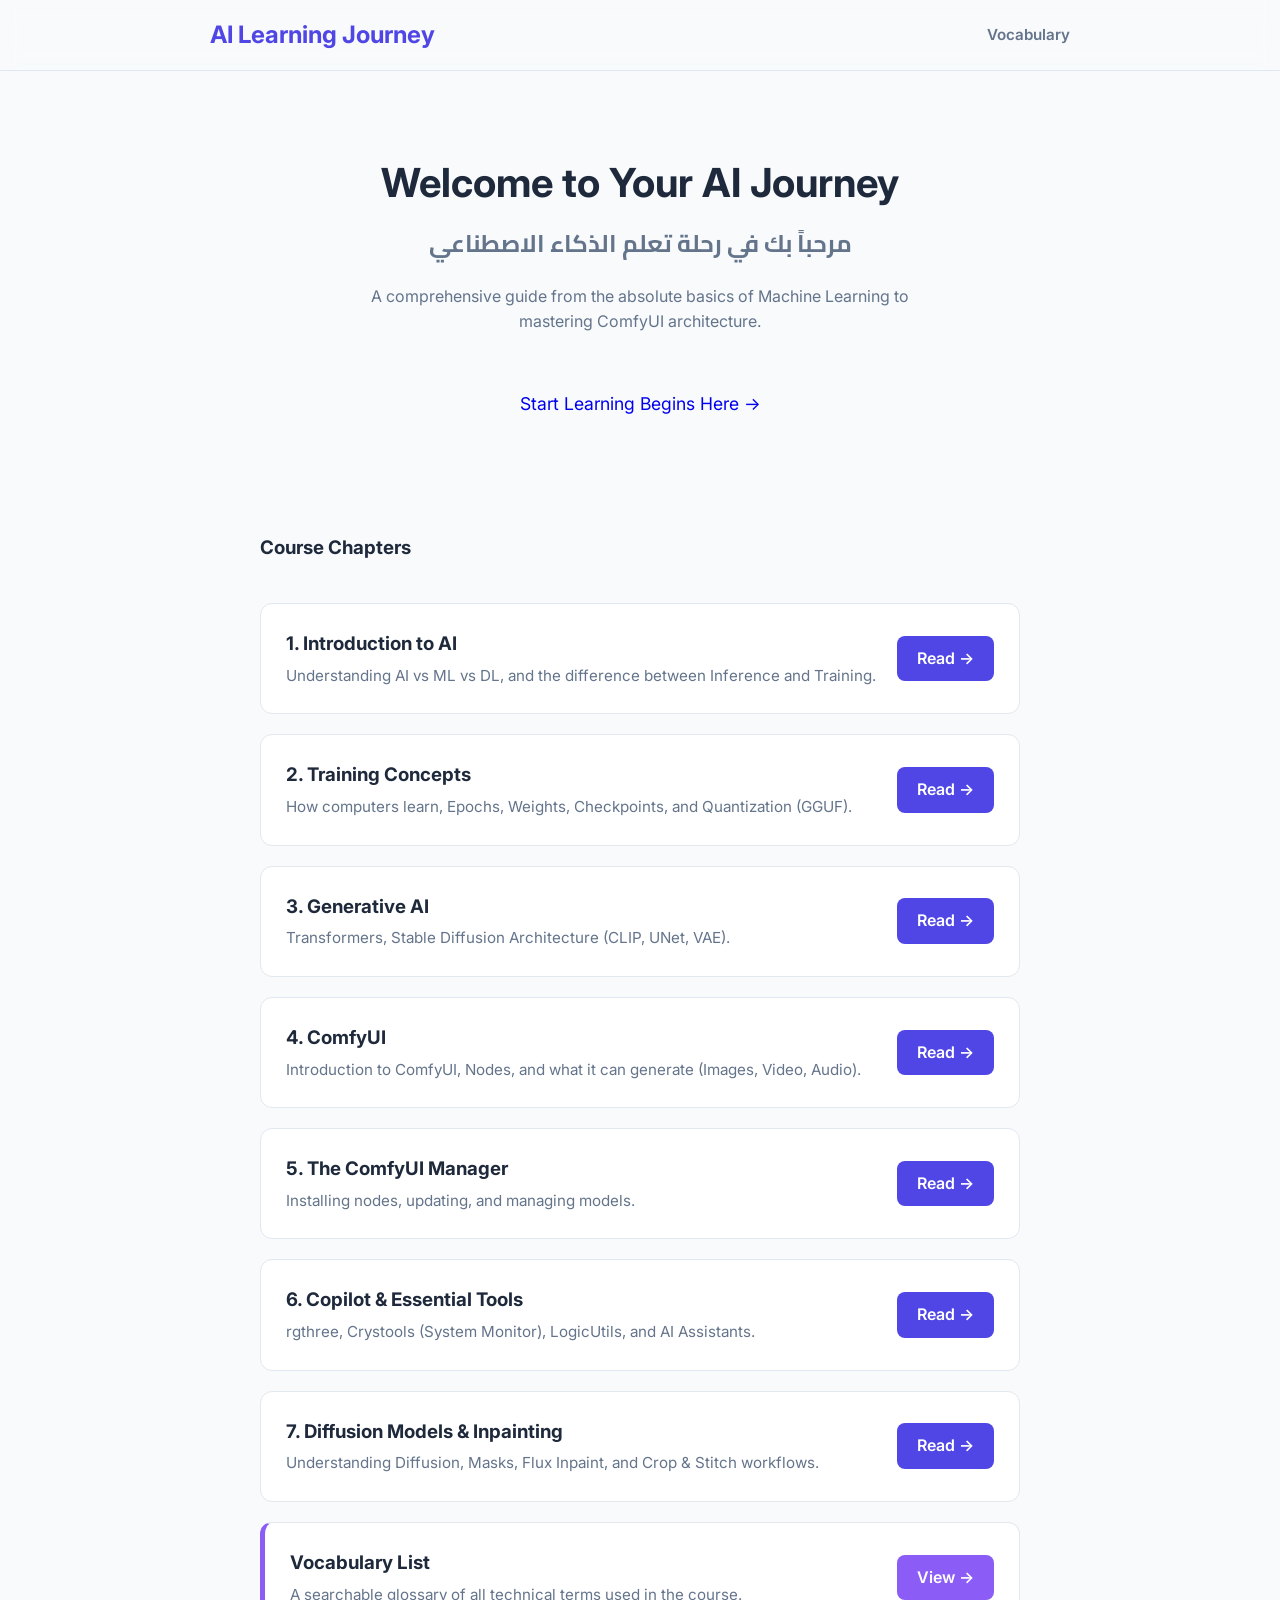
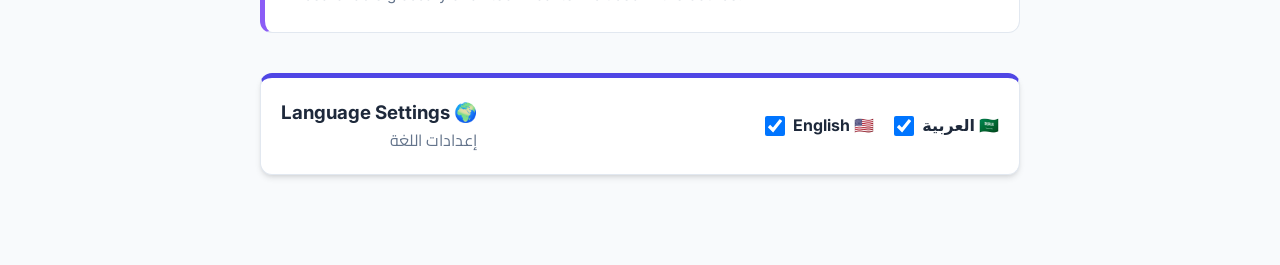
<file: index.html>
<!DOCTYPE html>
<html lang="en">

<head>
    <meta charset="UTF-8">
    <meta name="viewport" content="width=device-width, initial-scale=1.0">
    <title>AI Learning Journey - Home</title>
    <link rel="preconnect" href="https://fonts.googleapis.com">
    <link rel="preconnect" href="https://fonts.gstatic.com" crossorigin>
    <link
        href="https://fonts.googleapis.com/css2?family=Cairo:wght@400;600;700&family=Inter:wght@400;600;700&display=swap"
        rel="stylesheet">
    <link rel="stylesheet" href="styles.css">
    <style>
        .chapter-list {
            list-style: none;
            padding: 0;
            margin-top: 40px;
        }

        .chapter-item {
            background-color: white;
            border: 1px solid var(--border-color);
            border-radius: 12px;
            margin-bottom: 20px;
            padding: 25px;
            transition: transform 0.2s, box-shadow 0.2s;
            display: flex;
            align-items: center;
            justify-content: space-between;
        }

        .chapter-item:hover {
            transform: translateY(-3px);
            box-shadow: 0 10px 20px rgba(0, 0, 0, 0.05);
            border-color: var(--primary-color);
        }

        .chapter-info h3 {
            margin: 0 0 5px 0;
            color: var(--text-color);
        }

        .chapter-info p {
            margin: 0;
            color: var(--text-muted);
            font-size: 0.95em;
        }

        .start-btn {
            display: inline-block;
            background-color: var(--primary-color);
            color: white;
            padding: 10px 20px;
            border-radius: 8px;
            text-decoration: none;
            font-weight: 600;
        }
    </style>
</head>

<body>

    <nav class="navbar">
        <div class="nav-container">
            <a href="index.html" class="nav-logo">AI Learning Journey</a>
            <div class="nav-links">
                <a href="vocabulary.html">Vocabulary</a>
            </div>
        </div>
    </nav>

    <div class="container">

        <div style="text-align: center; margin-bottom: 60px; padding: 40px 0;">
            <h1 style="font-size: 2.5rem; margin-bottom: 10px;">Welcome to Your AI Journey</h1>
            <h2 class="arabic-text" style="color: var(--text-muted); border: none; margin-top: 0; font-size: 1.5rem;">
                مرحباً بك في رحلة تعلم الذكاء الاصطناعي</h2>
            <p style="color: var(--text-muted); max-width: 600px; margin: 20px auto;">
                A comprehensive guide from the absolute basics of Machine Learning to mastering ComfyUI architecture.
            </p>
            <a href="01_Introduction.html" class="btn-primary"
                style="padding: 15px 40px; font-size: 1.1em; display: inline-block; margin-top: 20px; text-decoration: none; border-radius: 30px;">Start
                Learning Begins Here →</a>
        </div>

        <h3>Course Chapters</h3>
        <ul class="chapter-list">
            <li class="chapter-item">
                <div class="chapter-info">
                    <h3>1. Introduction to AI</h3>
                    <p>Understanding AI vs ML vs DL, and the difference between Inference and Training.</p>
                </div>
                <a href="01_Introduction.html" class="start-btn">Read →</a>
            </li>
            <li class="chapter-item">
                <div class="chapter-info">
                    <h3>2. Training Concepts</h3>
                    <p>How computers learn, Epochs, Weights, Checkpoints, and Quantization (GGUF).</p>
                </div>
                <a href="02_Training_Concepts.html" class="start-btn">Read →</a>
            </li>
            <li class="chapter-item">
                <div class="chapter-info">
                    <h3>3. Generative AI</h3>
                    <p>Transformers, Stable Diffusion Architecture (CLIP, UNet, VAE).</p>
                </div>
                <a href="03_Generative_AI.html" class="start-btn">Read →</a>
            </li>
            <li class="chapter-item">
                <div class="chapter-info">
                    <h3>4. ComfyUI</h3>
                    <p>Introduction to ComfyUI, Nodes, and what it can generate (Images, Video, Audio).</p>
                </div>
                <a href="04_ComfyUI.html" class="start-btn">Read →</a>
            </li>
            <li class="chapter-item">
                <div class="chapter-info">
                    <h3>5. The ComfyUI Manager</h3>
                    <p>Installing nodes, updating, and managing models.</p>
                </div>
                <a href="05_ComfyUI_Manager.html" class="start-btn">Read →</a>
            </li>
            <li class="chapter-item">
                <div class="chapter-info">
                    <h3>6. Copilot & Essential Tools</h3>
                    <p>rgthree, Crystools (System Monitor), LogicUtils, and AI Assistants.</p>
                </div>
                <a href="06_Copilot_and_Tools.html" class="start-btn">Read →</a>
            </li>
            <li class="chapter-item">
                <div class="chapter-info">
                    <h3>7. Diffusion Models & Inpainting</h3>
                    <p>Understanding Diffusion, Masks, Flux Inpaint, and Crop & Stitch workflows.</p>
                </div>
                <a href="07_Diffusion_Models.html" class="start-btn">Read →</a>
            </li>
            <li class="chapter-item" style="border-left: 5px solid var(--secondary-color);">
                <div class="chapter-info">
                    <h3>Vocabulary List</h3>
                    <p>A searchable glossary of all technical terms used in the course.</p>
                </div>
                <a href="vocabulary.html" class="start-btn" style="background-color: var(--secondary-color);">View →</a>
            </li>
        </ul>

        <!-- Language Settings (New Feature) -->
        <div class="card" style="margin-top: 40px; border-top: 5px solid var(--primary-color); padding: 20px;">
            <div style="display: flex; justify-content: space-between; align-items: center;">
                <div>
                    <h3 style="margin: 0;">Language Settings 🌍</h3>
                    <p class="arabic-text" style="margin: 0; color: var(--text-muted);">إعدادات اللغة</p>
                </div>
                <div style="display: flex; gap: 20px;">
                    <label style="cursor: pointer; display: flex; align-items: center; gap: 8px; font-weight: bold;">
                        <input type="checkbox" id="toggle-en" checked style="width: 20px; height: 20px;">
                        English 🇺🇸
                    </label>
                    <label style="cursor: pointer; display: flex; align-items: center; gap: 8px; font-weight: bold;">
                        <input type="checkbox" id="toggle-ar" checked style="width: 20px; height: 20px;">
                        العربية 🇸🇦
                    </label>
                </div>
            </div>
        </div>

    </div>

    <!-- Persistent Language Script -->
    <script>
        const enCheckbox = document.getElementById('toggle-en');
        const arCheckbox = document.getElementById('toggle-ar');
        const body = document.body;

        // Function to apply state
        function applyLanguageSettings() {
            // Check Local Storage (Remember user choice)
            const showEn = localStorage.getItem('show-en') !== 'false'; // Default true
            const showAr = localStorage.getItem('show-ar') !== 'false'; // Default true

            // Set Checkboxes
            enCheckbox.checked = showEn;
            arCheckbox.checked = showAr;

            // Apply Classes
            if (!showEn) body.classList.add('hide-en');
            else body.classList.remove('hide-en');

            if (!showAr) body.classList.add('hide-ar');
            else body.classList.remove('hide-ar');
        }

        // Event Listeners
        enCheckbox.addEventListener('change', (e) => {
            localStorage.setItem('show-en', e.target.checked);
            applyLanguageSettings();
        });

        arCheckbox.addEventListener('change', (e) => {
            localStorage.setItem('show-ar', e.target.checked);
            applyLanguageSettings();
        });

        // Run on Load
        applyLanguageSettings();
    </script>

</body>

</html>
</file>
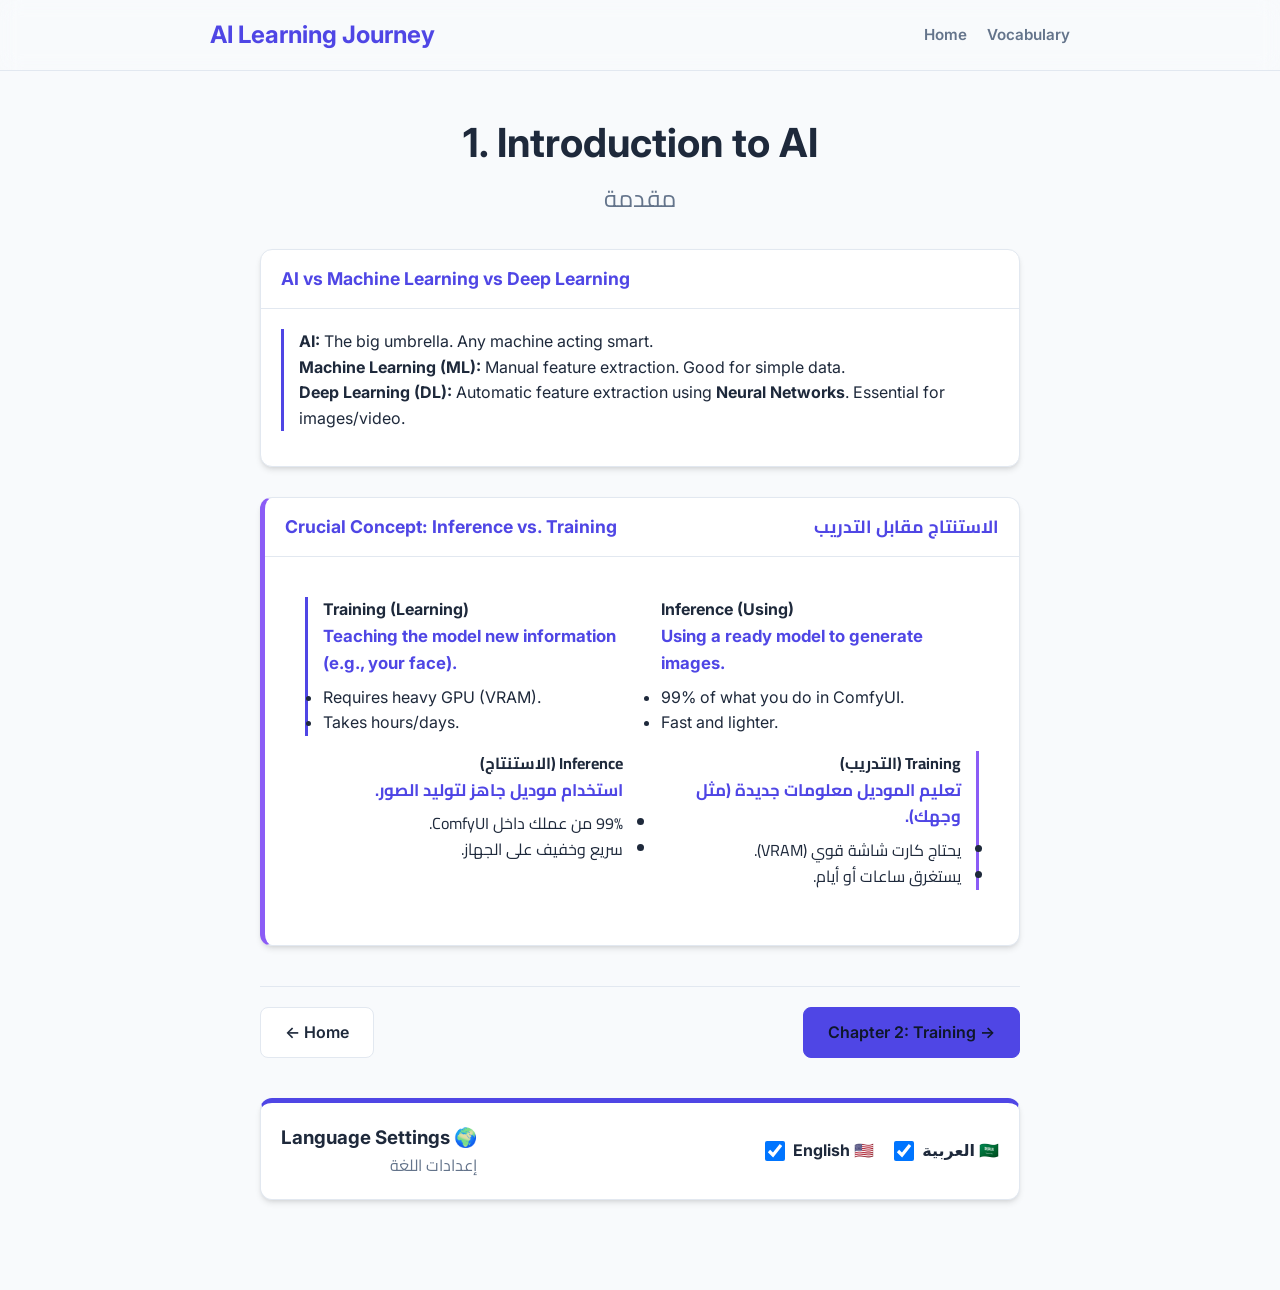
<file: 01_Introduction.html>
<!DOCTYPE html>
<html lang="en">

<head>
    <meta charset="UTF-8">
    <meta name="viewport" content="width=device-width, initial-scale=1.0">
    <title>Chapter 1: Introduction - AI Learning Journey</title>
    <link rel="preconnect" href="https://fonts.googleapis.com">
    <link rel="preconnect" href="https://fonts.gstatic.com" crossorigin>
    <link
        href="https://fonts.googleapis.com/css2?family=Cairo:wght@400;600;700&family=Inter:wght@400;600;700&display=swap"
        rel="stylesheet">
    <link rel="stylesheet" href="styles.css">
</head>

<body>

    <nav class="navbar">
        <div class="nav-container">
            <a href="index.html" class="nav-logo">AI Learning Journey</a>
            <div class="nav-links">
                <a href="index.html">Home</a>
                <a href="vocabulary.html">Vocabulary</a>
            </div>
        </div>
    </nav>

    <div class="container">

        <h1>1. Introduction to AI <span class="arabic-title">مقدمة</span></h1>

        <div class="card">
            <div class="card-header">
                <span class="card-title">AI vs Machine Learning vs Deep Learning</span>
            </div>
            <div class="card-content">
                <div class="lang-section en">
                    <p><strong>AI:</strong> The big umbrella. Any machine acting smart.</p>
                    <p><strong>Machine Learning (ML):</strong> Manual feature extraction. Good for simple data.</p>
                    <p><strong>Deep Learning (DL):</strong> Automatic feature extraction using <strong>Neural
                            Networks</strong>. Essential for images/video.</p>
                </div>
            </div>
        </div>

        <!-- Inference vs Training -->
        <div class="card" style="border-left: 5px solid var(--secondary-color);">
            <div class="card-header">
                <span class="card-title">Crucial Concept: Inference vs. Training</span>
                <span class="card-title arabic-text">الاستنتاج مقابل التدريب</span>
            </div>
            <div class="card-content">
                <div class="card-content">
                    <!-- English -->
                    <div class="lang-section en">
                        <div style="display: grid; grid-template-columns: 1fr 1fr; gap: 20px;">
                            <div>
                                <h4>Training (Learning)</h4>
                                <p class="definition">Teaching the model new information (e.g., your face).</p>
                                <ul>
                                    <li>Requires heavy GPU (VRAM).</li>
                                    <li>Takes hours/days.</li>
                                </ul>
                            </div>
                            <div>
                                <h4>Inference (Using)</h4>
                                <p class="definition">Using a ready model to generate images.</p>
                                <ul>
                                    <li>99% of what you do in ComfyUI.</li>
                                    <li>Fast and lighter.</li>
                                </ul>
                            </div>
                        </div>
                    </div>
                    <!-- Arabic -->
                    <div class="lang-section ar">
                        <div style="display: grid; grid-template-columns: 1fr 1fr; gap: 20px;">
                            <div>
                                <h4>Training (التدريب)</h4>
                                <p class="definition">تعليم الموديل معلومات جديدة (مثل وجهك).</p>
                                <ul>
                                    <li>يحتاج كارت شاشة قوي (VRAM).</li>
                                    <li>يستغرق ساعات أو أيام.</li>
                                </ul>
                            </div>
                            <div>
                                <h4>Inference (الاستنتاج)</h4>
                                <p class="definition">استخدام موديل جاهز لتوليد الصور.</p>
                                <ul>
                                    <li>99% من عملك داخل ComfyUI.</li>
                                    <li>سريع وخفيف على الجهاز.</li>
                                </ul>
                            </div>
                        </div>
                    </div>
                </div>
            </div>
        </div>

        <!-- Navigation Buttons -->
        <div class="nav-buttons">
            <a href="index.html" class="btn-nav btn-prev">← Home</a>
            <a href="02_Training_Concepts.html" class="btn-nav btn-next">Chapter 2: Training →</a>
        </div>

        <!-- Language Settings -->
        <div class="card" style="margin-top: 40px; border-top: 5px solid var(--primary-color); padding: 20px;">
            <div style="display: flex; justify-content: space-between; align-items: center;">
                <div>
                    <h3 style="margin: 0;">Language Settings 🌍</h3>
                    <p class="arabic-text" style="margin: 0; color: var(--text-muted);">إعدادات اللغة</p>
                </div>
                <div style="display: flex; gap: 20px;">
                    <label style="cursor: pointer; display: flex; align-items: center; gap: 8px; font-weight: bold;">
                        <input type="checkbox" id="toggle-en" checked style="width: 20px; height: 20px;">
                        English 🇺🇸
                    </label>
                    <label style="cursor: pointer; display: flex; align-items: center; gap: 8px; font-weight: bold;">
                        <input type="checkbox" id="toggle-ar" checked style="width: 20px; height: 20px;">
                        العربية 🇸🇦
                    </label>
                </div>
            </div>
        </div>

    </div>

    <!-- Persistent Language Script -->
    <script>
        const enCheckbox = document.getElementById('toggle-en');
        const arCheckbox = document.getElementById('toggle-ar');
        const body = document.body;

        function applyLanguageSettings() {
            const showEn = localStorage.getItem('show-en') !== 'false';
            const showAr = localStorage.getItem('show-ar') !== 'false';
            enCheckbox.checked = showEn;
            arCheckbox.checked = showAr;
            if (!showEn) body.classList.add('hide-en'); else body.classList.remove('hide-en');
            if (!showAr) body.classList.add('hide-ar'); else body.classList.remove('hide-ar');
        }

        enCheckbox.addEventListener('change', (e) => { localStorage.setItem('show-en', e.target.checked); applyLanguageSettings(); });
        arCheckbox.addEventListener('change', (e) => { localStorage.setItem('show-ar', e.target.checked); applyLanguageSettings(); });
        applyLanguageSettings();
    </script>
</body>

</html>
</file>
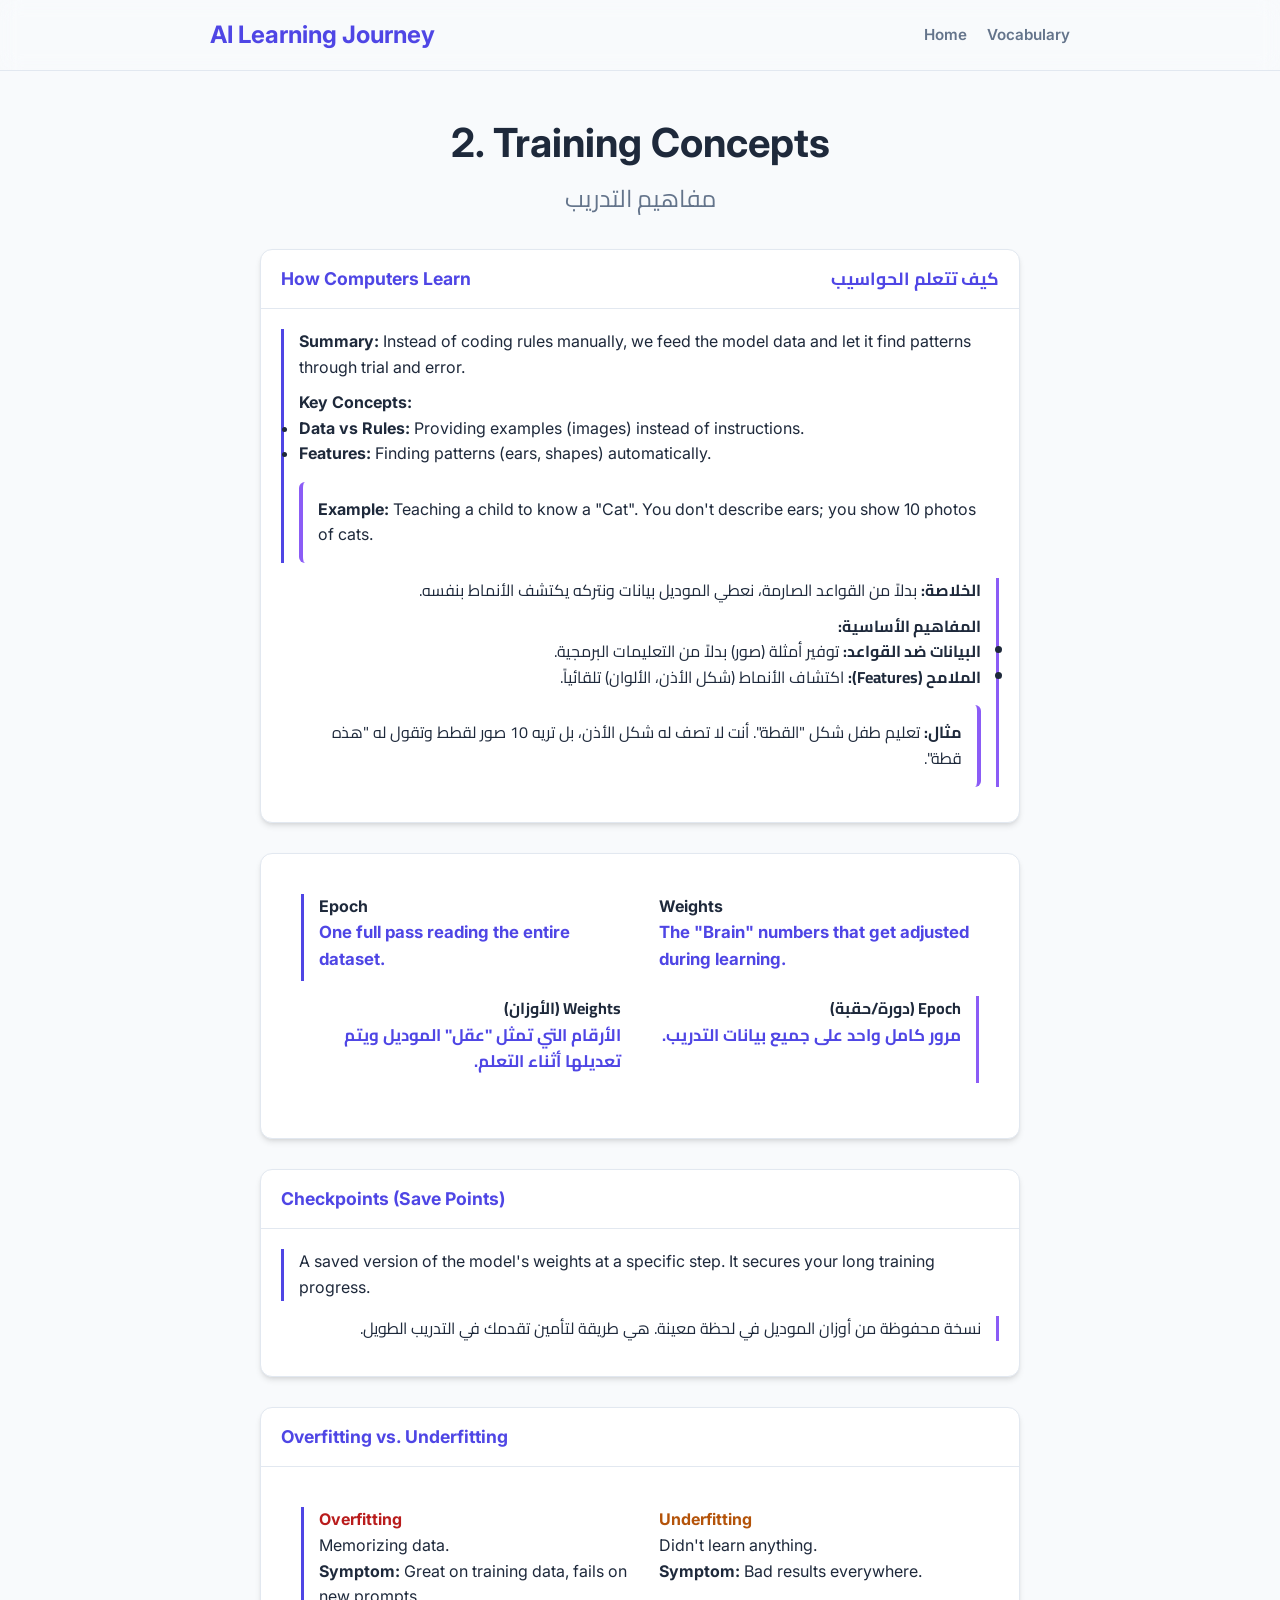
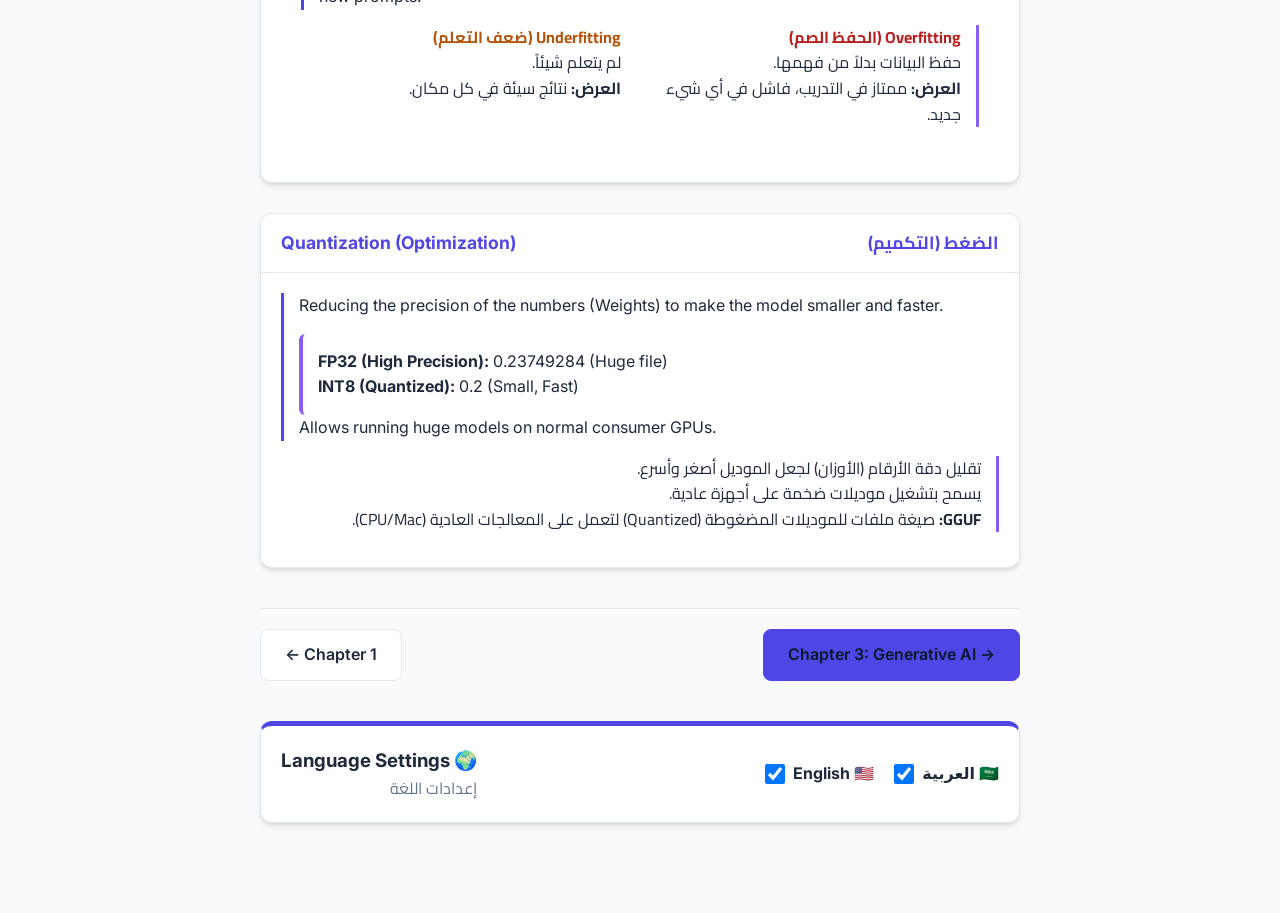
<file: 02_Training_Concepts.html>
<!DOCTYPE html>
<html lang="en">

<head>
    <meta charset="UTF-8">
    <meta name="viewport" content="width=device-width, initial-scale=1.0">
    <title>Chapter 2: Training Concepts - AI Learning Journey</title>
    <link rel="preconnect" href="https://fonts.googleapis.com">
    <link rel="preconnect" href="https://fonts.gstatic.com" crossorigin>
    <link
        href="https://fonts.googleapis.com/css2?family=Cairo:wght@400;600;700&family=Inter:wght@400;600;700&display=swap"
        rel="stylesheet">
    <link rel="stylesheet" href="styles.css">
</head>

<body>

    <nav class="navbar">
        <div class="nav-container">
            <a href="index.html" class="nav-logo">AI Learning Journey</a>
            <div class="nav-links">
                <a href="index.html">Home</a>
                <a href="vocabulary.html">Vocabulary</a>
            </div>
        </div>
    </nav>

    <div class="container">

        <h1>2. Training Concepts <span class="arabic-title">مفاهيم التدريب</span></h1>

        <!-- How Computers Learn (Note System Style) -->
        <div class="card">
            <div class="card-header">
                <span class="card-title">How Computers Learn</span>
                <span class="card-title arabic-text">كيف تتعلم الحواسيب</span>
            </div>
            <div class="card-content">

                <!-- English Section -->
                <div class="lang-section en">
                    <p><strong>Summary:</strong> Instead of coding rules manually, we feed the model data and let it
                        find patterns through trial and error.</p>

                    <div style="margin-top: 10px;">
                        <strong>Key Concepts:</strong>
                        <ul>
                            <li><strong>Data vs Rules:</strong> Providing examples (images) instead of instructions.
                            </li>
                            <li><strong>Features:</strong> Finding patterns (ears, shapes) automatically.</li>
                        </ul>
                    </div>

                    <div class="example-box">
                        <strong>Example:</strong> Teaching a child to know a "Cat". You don't describe ears; you show 10
                        photos of cats.
                    </div>
                </div>

                <!-- Arabic Section -->
                <div class="lang-section ar">
                    <p><strong>الخلاصة:</strong> بدلاً من القواعد الصارمة، نعطي الموديل بيانات ونتركه يكتشف الأنماط
                        بنفسه.</p>

                    <div style="margin-top: 10px;">
                        <strong>المفاهيم الأساسية:</strong>
                        <ul>
                            <li><strong>البيانات ضد القواعد:</strong> توفير أمثلة (صور) بدلاً من التعليمات البرمجية.
                            </li>
                            <li><strong>الملامح (Features):</strong> اكتشاف الأنماط (شكل الأذن، الألوان) تلقائياً.</li>
                        </ul>
                    </div>

                    <div class="example-box">
                        <strong>مثال:</strong> تعليم طفل شكل "القطة". أنت لا تصف له شكل الأذن، بل تريه 10 صور لقطط وتقول
                        له "هذه قطة".
                    </div>
                </div>

            </div>
        </div>

        <div class="card">
            <div class="card-content">
                <div class="card-content">
                    <div class="lang-section en">
                        <div style="display: grid; grid-template-columns: 1fr 1fr; gap: 20px;">
                            <div>
                                <h4>Epoch</h4>
                                <p class="definition">One full pass reading the entire dataset.</p>
                            </div>
                            <div>
                                <h4>Weights</h4>
                                <p class="definition">The "Brain" numbers that get adjusted during learning.</p>
                            </div>
                        </div>
                    </div>
                    <div class="lang-section ar">
                        <div style="display: grid; grid-template-columns: 1fr 1fr; gap: 20px;">
                            <div>
                                <h4>Epoch (دورة/حقبة)</h4>
                                <p class="definition">مرور كامل واحد على جميع بيانات التدريب.</p>
                            </div>
                            <div>
                                <h4>Weights (الأوزان)</h4>
                                <p class="definition">الأرقام التي تمثل "عقل" الموديل ويتم تعديلها أثناء التعلم.</p>
                            </div>
                        </div>
                    </div>
                </div>
            </div>
        </div>

        <!-- Checkpoints -->
        <div class="card">
            <div class="card-header">
                <span class="card-title">Checkpoints (Save Points)</span>
            </div>
            <div class="card-content">
                <div class="lang-section en">
                    <p>A saved version of the model's weights at a specific step. It secures your long training
                        progress.</p>
                </div>
                <div class="lang-section ar">
                    <p>نسخة محفوظة من أوزان الموديل في لحظة معينة. هي طريقة لتأمين تقدمك في التدريب الطويل.</p>
                </div>
            </div>
        </div>

        <!-- Overfitting vs Underfitting -->
        <div class="card">
            <div class="card-header">
                <span class="card-title">Overfitting vs. Underfitting</span>
            </div>
            <div class="card-content">
                <div class="card-content">
                    <div class="lang-section en">
                        <div style="display: grid; grid-template-columns: 1fr 1fr; gap: 20px;">
                            <div>
                                <h4 style="color: #b91c1c;">Overfitting</h4>
                                <p>Memorizing data. <br><strong>Symptom:</strong> Great on training data, fails on new
                                    prompts.</p>
                            </div>
                            <div>
                                <h4 style="color: #b45309;">Underfitting</h4>
                                <p>Didn't learn anything. <br><strong>Symptom:</strong> Bad results everywhere.</p>
                            </div>
                        </div>
                    </div>
                    <div class="lang-section ar">
                        <div style="display: grid; grid-template-columns: 1fr 1fr; gap: 20px;">
                            <div>
                                <h4 style="color: #b91c1c;">Overfitting (الحفظ الصم)</h4>
                                <p>حفظ البيانات بدلاً من فهمها. <br><strong>العرض:</strong> ممتاز في التدريب، فاشل في أي
                                    شيء جديد.</p>
                            </div>
                            <div>
                                <h4 style="color: #b45309;">Underfitting (ضعف التعلم)</h4>
                                <p>لم يتعلم شيئاً. <br><strong>العرض:</strong> نتائج سيئة في كل مكان.</p>
                            </div>
                        </div>
                    </div>
                </div>
            </div>
        </div>

        <!-- Quantization (New) -->
        <div class="card">
            <div class="card-header">
                <span class="card-title">Quantization (Optimization)</span>
                <span class="card-title arabic-text">الضغط (التكميم)</span>
            </div>
            <div class="card-content">
                <div class="lang-section en">
                    <p>Reducing the precision of the numbers (Weights) to make the model smaller and faster.</p>
                    <div class="example-box">
                        <strong>FP32 (High Precision):</strong> 0.23749284 (Huge file)<br>
                        <strong>INT8 (Quantized):</strong> 0.2 (Small, Fast)
                    </div>
                    <p>Allows running huge models on normal consumer GPUs.</p>
                </div>
                <div class="lang-section ar">
                    <p>تقليل دقة الأرقام (الأوزان) لجعل الموديل أصغر وأسرع.</p>
                    <p>يسمح بتشغيل موديلات ضخمة على أجهزة عادية.</p>
                    <p><strong>GGUF:</strong> صيغة ملفات للموديلات المضغوطة (Quantized) لتعمل على المعالجات العادية
                        (CPU/Mac).</p>
                </div>
            </div>
        </div>

        <!-- Navigation Buttons -->
        <div class="nav-buttons">
            <a href="01_Introduction.html" class="btn-nav btn-prev">← Chapter 1</a>
            <a href="03_Generative_AI.html" class="btn-nav btn-next">Chapter 3: Generative AI →</a>
        </div>

        <!-- Language Settings -->
        <div class="card" style="margin-top: 40px; border-top: 5px solid var(--primary-color); padding: 20px;">
            <div style="display: flex; justify-content: space-between; align-items: center;">
                <div>
                    <h3 style="margin: 0;">Language Settings 🌍</h3>
                    <p class="arabic-text" style="margin: 0; color: var(--text-muted);">إعدادات اللغة</p>
                </div>
                <div style="display: flex; gap: 20px;">
                    <label style="cursor: pointer; display: flex; align-items: center; gap: 8px; font-weight: bold;">
                        <input type="checkbox" id="toggle-en" checked style="width: 20px; height: 20px;">
                        English 🇺🇸
                    </label>
                    <label style="cursor: pointer; display: flex; align-items: center; gap: 8px; font-weight: bold;">
                        <input type="checkbox" id="toggle-ar" checked style="width: 20px; height: 20px;">
                        العربية 🇸🇦
                    </label>
                </div>
            </div>
        </div>

    </div>

    <!-- Persistent Language Script -->
    <script>
        const enCheckbox = document.getElementById('toggle-en');
        const arCheckbox = document.getElementById('toggle-ar');
        const body = document.body;

        function applyLanguageSettings() {
            const showEn = localStorage.getItem('show-en') !== 'false';
            const showAr = localStorage.getItem('show-ar') !== 'false';
            enCheckbox.checked = showEn;
            arCheckbox.checked = showAr;
            if (!showEn) body.classList.add('hide-en'); else body.classList.remove('hide-en');
            if (!showAr) body.classList.add('hide-ar'); else body.classList.remove('hide-ar');
        }

        enCheckbox.addEventListener('change', (e) => { localStorage.setItem('show-en', e.target.checked); applyLanguageSettings(); });
        arCheckbox.addEventListener('change', (e) => { localStorage.setItem('show-ar', e.target.checked); applyLanguageSettings(); });
        applyLanguageSettings();
    </script>
</body>

</html>
</file>
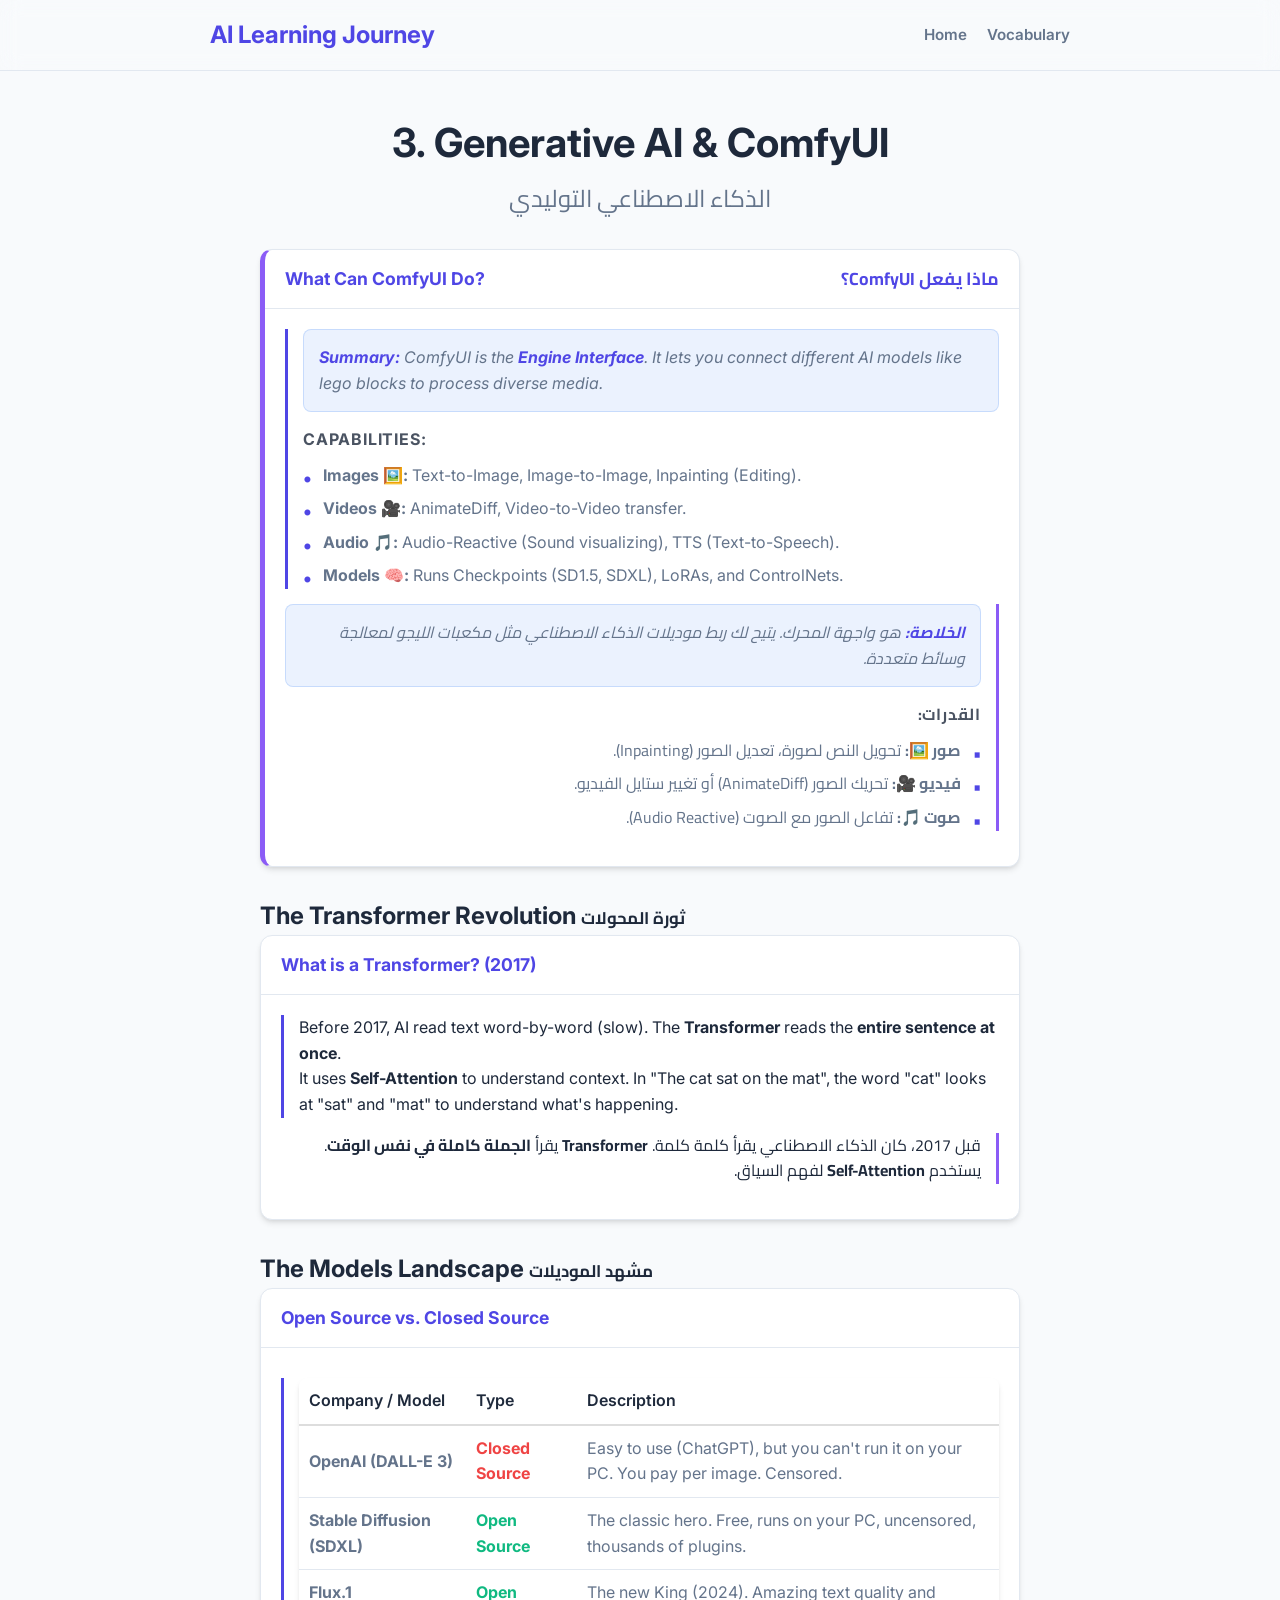
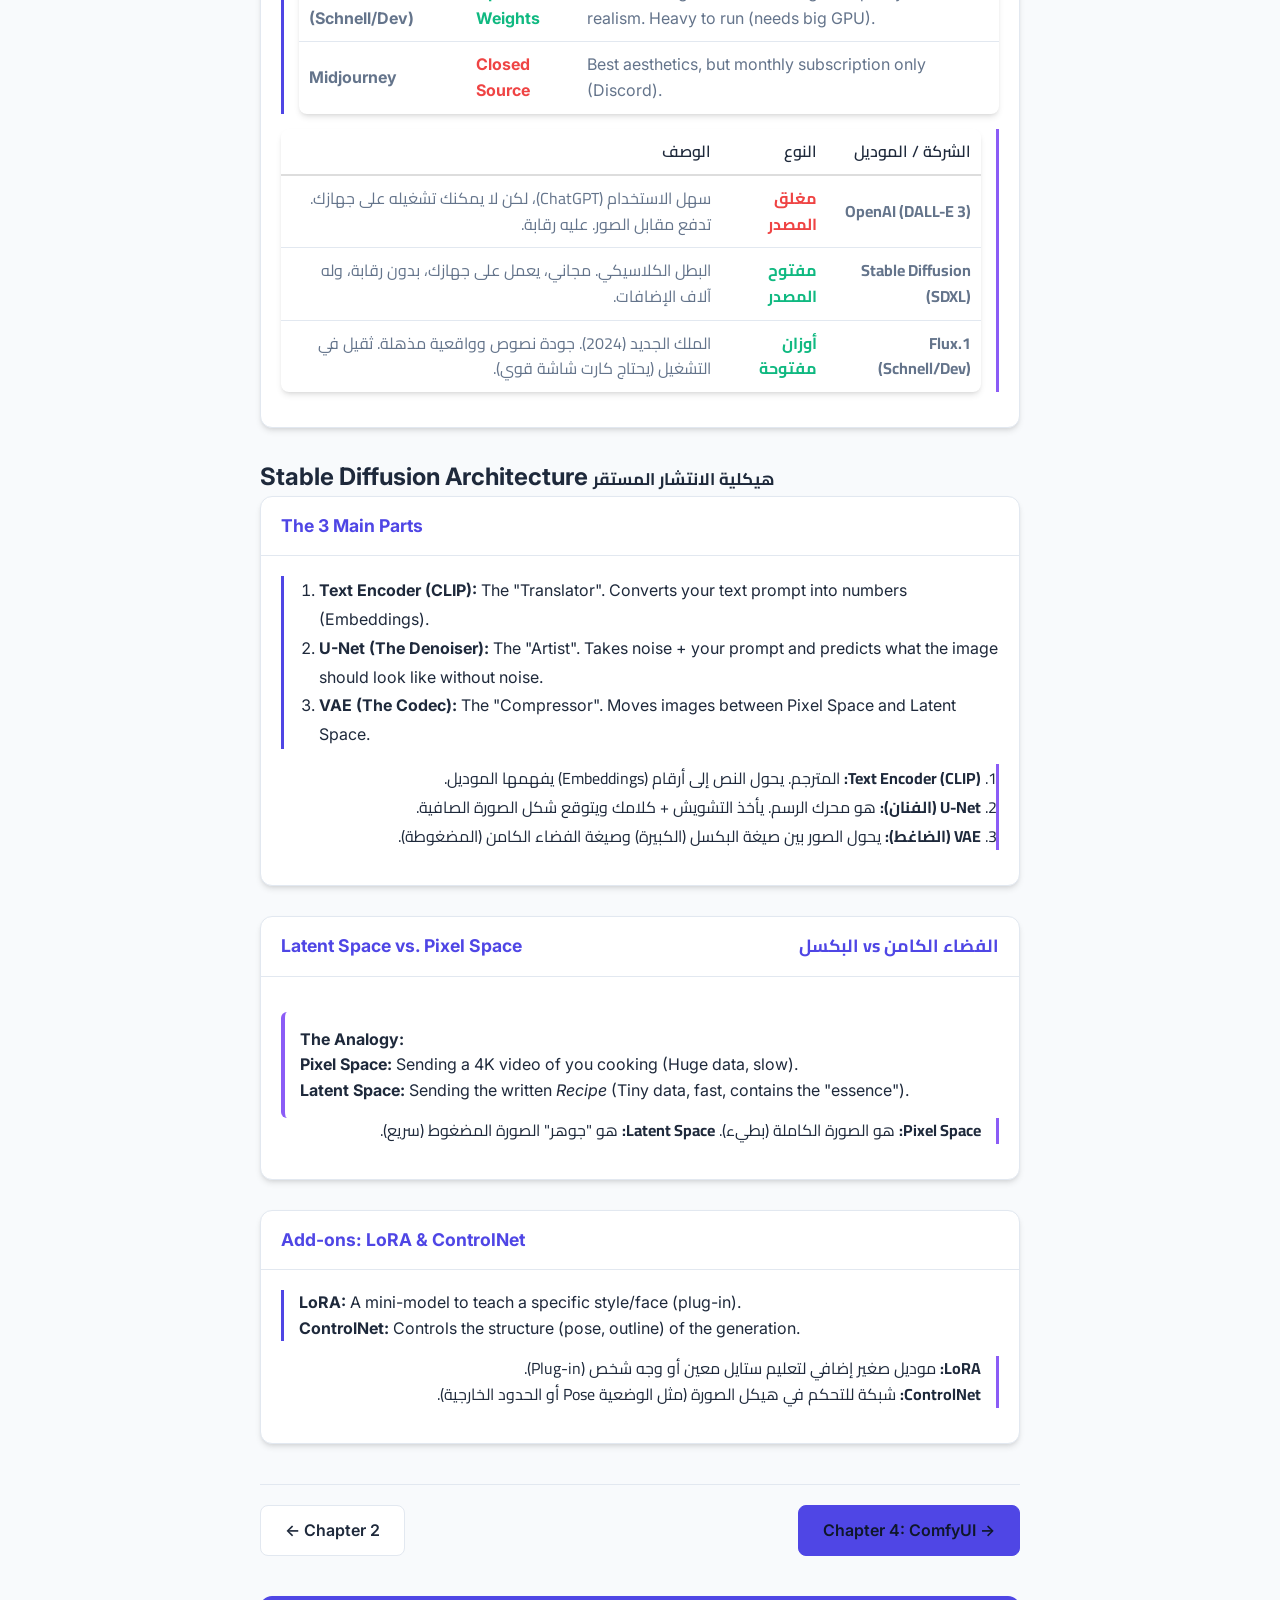
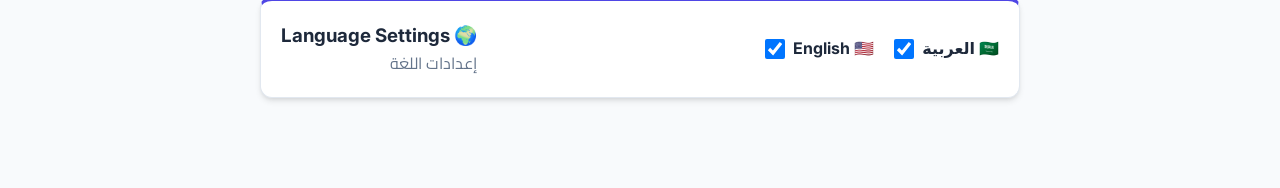
<file: 03_Generative_AI.html>
<!DOCTYPE html>
<html lang="en">

<head>
    <meta charset="UTF-8">
    <meta name="viewport" content="width=device-width, initial-scale=1.0">
    <title>Chapter 3: Generative AI - AI Learning Journey</title>
    <link rel="preconnect" href="https://fonts.googleapis.com">
    <link rel="preconnect" href="https://fonts.gstatic.com" crossorigin>
    <link
        href="https://fonts.googleapis.com/css2?family=Cairo:wght@400;600;700&family=Inter:wght@400;600;700&display=swap"
        rel="stylesheet">
    <link rel="stylesheet" href="styles.css">
</head>

<body>

    <nav class="navbar">
        <div class="nav-container">
            <a href="index.html" class="nav-logo">AI Learning Journey</a>
            <div class="nav-links">
                <a href="index.html">Home</a>
                <a href="vocabulary.html">Vocabulary</a>
            </div>
        </div>
    </nav>

    <div class="container">

        <h1>3. Generative AI & ComfyUI <span class="arabic-title">الذكاء الاصطناعي التوليدي</span></h1>

        <!-- What Can ComfyUI Do? (Note System Style) -->
        <div class="card" style="border-left: 5px solid #8b5cf6;">
            <div class="card-header">
                <span class="card-title">What Can ComfyUI Do?</span>
                <span class="card-title arabic-text">ماذا يفعل ComfyUI؟</span>
            </div>
            <div class="card-content">

                <!-- English Section -->
                <div class="lang-section en">
                    <div class="note-summary">
                        <strong>Summary:</strong> ComfyUI is the <strong>Engine Interface</strong>. It lets you connect
                        different AI models like lego blocks to process diverse media.
                    </div>

                    <div class="note-concepts">
                        <h4>Capabilities:</h4>
                        <ul>
                            <li><strong>Images 🖼️:</strong> Text-to-Image, Image-to-Image, Inpainting (Editing).</li>
                            <li><strong>Videos 🎥:</strong> AnimateDiff, Video-to-Video transfer.</li>
                            <li><strong>Audio 🎵:</strong> Audio-Reactive (Sound visualizing), TTS (Text-to-Speech).
                            </li>
                            <li><strong>Models 🧠:</strong> Runs Checkpoints (SD1.5, SDXL), LoRAs, and ControlNets.</li>
                        </ul>
                    </div>
                </div>

                <!-- Arabic Section -->
                <div class="lang-section ar">
                    <div class="note-summary">
                        <strong>الخلاصة:</strong> هو واجهة المحرك. يتيح لك ربط موديلات الذكاء الاصطناعي مثل مكعبات
                        الليجو لمعالجة وسائط متعددة.
                    </div>

                    <div class="note-concepts">
                        <h4>القدرات:</h4>
                        <ul>
                            <li><strong>صور 🖼️:</strong> تحويل النص لصورة، تعديل الصور (Inpainting).</li>
                            <li><strong>فيديو 🎥:</strong> تحريك الصور (AnimateDiff) أو تغيير ستايل الفيديو.</li>
                            <li><strong>صوت 🎵:</strong> تفاعل الصور مع الصوت (Audio Reactive).</li>
                        </ul>
                    </div>
                </div>

            </div>
        </div>

        <!-- Transformers -->
        <section id="transformers">
            <h2>The Transformer Revolution <span class="arabic-title" style="font-size: 0.7em;">ثورة المحولات</span>
            </h2>
            <div class="card">
                <div class="card-header">
                    <span class="card-title">What is a Transformer? (2017)</span>
                </div>
                <div class="card-content">
                    <div class="lang-section en">
                        <p>Before 2017, AI read text word-by-word (slow). The <strong>Transformer</strong> reads the
                            <strong>entire sentence at once</strong>.
                        </p>
                        <p>It uses <strong>Self-Attention</strong> to understand context. In "The cat sat on the mat",
                            the word "cat" looks at "sat" and "mat" to understand what's happening.</p>
                    </div>
                    <div class="lang-section ar">
                        <p>قبل 2017، كان الذكاء الاصطناعي يقرأ كلمة كلمة. <strong>Transformer</strong> يقرأ
                            <strong>الجملة كاملة في نفس الوقت</strong>.
                        </p>
                        <p>يستخدم <strong>Self-Attention</strong> لفهم السياق.</p>
                    </div>
                </div>
            </div>
        </section>

        <!-- Models Landscape (New Section) -->
        <section id="models-landscape">
            <h2>The Models Landscape <span class="arabic-title" style="font-size: 0.7em;">مشهد الموديلات</span></h2>
            <div class="card">
                <div class="card-header">
                    <span class="card-title">Open Source vs. Closed Source</span>
                </div>
                <div class="card-content">
                    <div class="lang-section en">
                        <table style="width: 100%; border-collapse: collapse;">
                            <tr style="border-bottom: 2px solid #ddd;">
                                <th style="padding:10px; text-align:left;">Company / Model</th>
                                <th style="padding:10px; text-align:left;">Type</th>
                                <th style="padding:10px; text-align:left;">Description</th>
                            </tr>
                            <tr>
                                <td style="padding:10px;"><strong>OpenAI (DALL-E 3)</strong></td>
                                <td style="padding:10px;"><span style="color: #ef4444; font-weight:bold;">Closed
                                        Source</span></td>
                                <td style="padding:10px;">Easy to use (ChatGPT), but you can't run it on your PC. You
                                    pay per image. Censored.</td>
                            </tr>
                            <tr>
                                <td style="padding:10px;"><strong>Stable Diffusion (SDXL)</strong></td>
                                <td style="padding:10px;"><span style="color: #10b981; font-weight:bold;">Open
                                        Source</span></td>
                                <td style="padding:10px;">The classic hero. Free, runs on your PC, uncensored, thousands
                                    of plugins.</td>
                            </tr>
                            <tr>
                                <td style="padding:10px;"><strong>Flux.1 (Schnell/Dev)</strong></td>
                                <td style="padding:10px;"><span style="color: #10b981; font-weight:bold;">Open
                                        Weights</span></td>
                                <td style="padding:10px;">The new King (2024). Amazing text quality and realism. Heavy
                                    to run (needs big GPU).</td>
                            </tr>
                            <tr>
                                <td style="padding:10px;"><strong>Midjourney</strong></td>
                                <td style="padding:10px;"><span style="color: #ef4444; font-weight:bold;">Closed
                                        Source</span></td>
                                <td style="padding:10px;">Best aesthetics, but monthly subscription only (Discord).</td>
                            </tr>
                        </table>
                    </div>
                    <div class="lang-section ar">
                        <table style="width: 100%; border-collapse: collapse;">
                            <tr style="border-bottom: 2px solid #ddd;">
                                <th style="padding:10px; text-align:right;">الشركة / الموديل</th>
                                <th style="padding:10px; text-align:right;">النوع</th>
                                <th style="padding:10px; text-align:right;">الوصف</th>
                            </tr>
                            <tr>
                                <td style="padding:10px;"><strong>OpenAI (DALL-E 3)</strong></td>
                                <td style="padding:10px;"><span style="color: #ef4444; font-weight:bold;">مغلق
                                        المصدر</span></td>
                                <td style="padding:10px;">سهل الاستخدام (ChatGPT)، لكن لا يمكنك تشغيله على جهازك. تدفع
                                    مقابل الصور. عليه رقابة.</td>
                            </tr>
                            <tr>
                                <td style="padding:10px;"><strong>Stable Diffusion (SDXL)</strong></td>
                                <td style="padding:10px;"><span style="color: #10b981; font-weight:bold;">مفتوح
                                        المصدر</span></td>
                                <td style="padding:10px;">البطل الكلاسيكي. مجاني، يعمل على جهازك، بدون رقابة، وله آلاف
                                    الإضافات.</td>
                            </tr>
                            <tr>
                                <td style="padding:10px;"><strong>Flux.1 (Schnell/Dev)</strong></td>
                                <td style="padding:10px;"><span style="color: #10b981; font-weight:bold;">أوزان
                                        مفتوحة</span></td>
                                <td style="padding:10px;">الملك الجديد (2024). جودة نصوص وواقعية مذهلة. ثقيل في التشغيل
                                    (يحتاج كارت شاشة قوي).</td>
                            </tr>
                        </table>
                    </div>
                </div>
            </div>
        </section>

        <!-- Stable Diffusion Architecture -->
        <section id="sd-arch">
            <h2>Stable Diffusion Architecture <span class="arabic-title" style="font-size: 0.7em;">هيكلية الانتشار
                    المستقر</span></h2>

            <div class="card">
                <div class="card-header">
                    <span class="card-title">The 3 Main Parts</span>
                </div>
                <div class="card-content">
                    <div class="lang-section en">
                        <ol style="margin-left: 20px; line-height: 1.8;">
                            <li><strong>Text Encoder (CLIP):</strong> The "Translator". Converts your text prompt into
                                numbers (Embeddings).</li>
                            <li><strong>U-Net (The Denoiser):</strong> The "Artist". Takes noise + your prompt and
                                predicts what the image should look like without noise.</li>
                            <li><strong>VAE (The Codec):</strong> The "Compressor". Moves images between Pixel Space and
                                Latent Space.</li>
                        </ol>
                    </div>
                    <div class="lang-section ar">
                        <ol style="margin-left: 20px; line-height: 1.8;">
                            <li><strong>Text Encoder (CLIP):</strong> المترجم. يحول النص إلى أرقام (Embeddings) يفهمها
                                الموديل.</li>
                            <li><strong>U-Net (الفنان):</strong> هو محرك الرسم. يأخذ التشويش + كلامك ويتوقع شكل الصورة
                                الصافية.</li>
                            <li><strong>VAE (الضاغط):</strong> يحول الصور بين صيغة البكسل (الكبيرة) وصيغة الفضاء الكامن
                                (المضغوطة).</li>
                        </ol>
                    </div>
                </div>
            </div>

            <!-- Latent vs Pixel Space -->
            <div class="card">
                <div class="card-header">
                    <span class="card-title">Latent Space vs. Pixel Space</span>
                    <span class="card-title arabic-text">الفضاء الكامن vs البكسل</span>
                </div>
                <div class="card-content">
                    <div class="example-box">
                        <strong>The Analogy:</strong><br>
                        <strong>Pixel Space:</strong> Sending a 4K video of you cooking (Huge data, slow).<br>
                        <strong>Latent Space:</strong> Sending the written <em>Recipe</em> (Tiny data, fast, contains
                        the "essence").
                    </div>
                    <div class="lang-section ar">
                        <p><strong>Pixel Space:</strong> هو الصورة الكاملة (بطيء). <strong>Latent Space:</strong> هو
                            "جوهر" الصورة المضغوط (سريع).</p>
                    </div>
                </div>
            </div>

            <!-- ControlNet & LoRA -->
            <div class="card">
                <div class="card-header">
                    <span class="card-title">Add-ons: LoRA & ControlNet</span>
                </div>
                <div class="card-content">
                    <div class="lang-section en">
                        <p><strong>LoRA:</strong> A mini-model to teach a specific style/face (plug-in).</p>
                        <p><strong>ControlNet:</strong> Controls the structure (pose, outline) of the generation.</p>
                    </div>
                    <div class="lang-section ar">
                        <p><strong>LoRA:</strong> موديل صغير إضافي لتعليم ستايل معين أو وجه شخص (Plug-in).</p>
                        <p><strong>ControlNet:</strong> شبكة للتحكم في هيكل الصورة (مثل الوضعية Pose أو الحدود
                            الخارجية).</p>
                    </div>
                </div>
            </div>
        </section>

        <!-- Navigation Buttons -->
        <div class="nav-buttons">
            <a href="02_Training_Concepts.html" class="btn-nav btn-prev">← Chapter 2</a>
            <a href="04_ComfyUI.html" class="btn-nav btn-next">Chapter 4: ComfyUI →</a>
        </div>

        <!-- Language Settings -->
        <div class="card" style="margin-top: 40px; border-top: 5px solid var(--primary-color); padding: 20px;">
            <div style="display: flex; justify-content: space-between; align-items: center;">
                <div>
                    <h3 style="margin: 0;">Language Settings 🌍</h3>
                    <p class="arabic-text" style="margin: 0; color: var(--text-muted);">إعدادات اللغة</p>
                </div>
                <div style="display: flex; gap: 20px;">
                    <label style="cursor: pointer; display: flex; align-items: center; gap: 8px; font-weight: bold;">
                        <input type="checkbox" id="toggle-en" checked style="width: 20px; height: 20px;">
                        English 🇺🇸
                    </label>
                    <label style="cursor: pointer; display: flex; align-items: center; gap: 8px; font-weight: bold;">
                        <input type="checkbox" id="toggle-ar" checked style="width: 20px; height: 20px;">
                        العربية 🇸🇦
                    </label>
                </div>
            </div>
        </div>

    </div>

    <!-- Persistent Language Script -->
    <script>
        const enCheckbox = document.getElementById('toggle-en');
        const arCheckbox = document.getElementById('toggle-ar');
        const body = document.body;

        function applyLanguageSettings() {
            const showEn = localStorage.getItem('show-en') !== 'false';
            const showAr = localStorage.getItem('show-ar') !== 'false';
            enCheckbox.checked = showEn;
            arCheckbox.checked = showAr;
            if (!showEn) body.classList.add('hide-en'); else body.classList.remove('hide-en');
            if (!showAr) body.classList.add('hide-ar'); else body.classList.remove('hide-ar');
        }

        enCheckbox.addEventListener('change', (e) => { localStorage.setItem('show-en', e.target.checked); applyLanguageSettings(); });
        arCheckbox.addEventListener('change', (e) => { localStorage.setItem('show-ar', e.target.checked); applyLanguageSettings(); });
        applyLanguageSettings();
    </script>
</body>

</html>
</file>
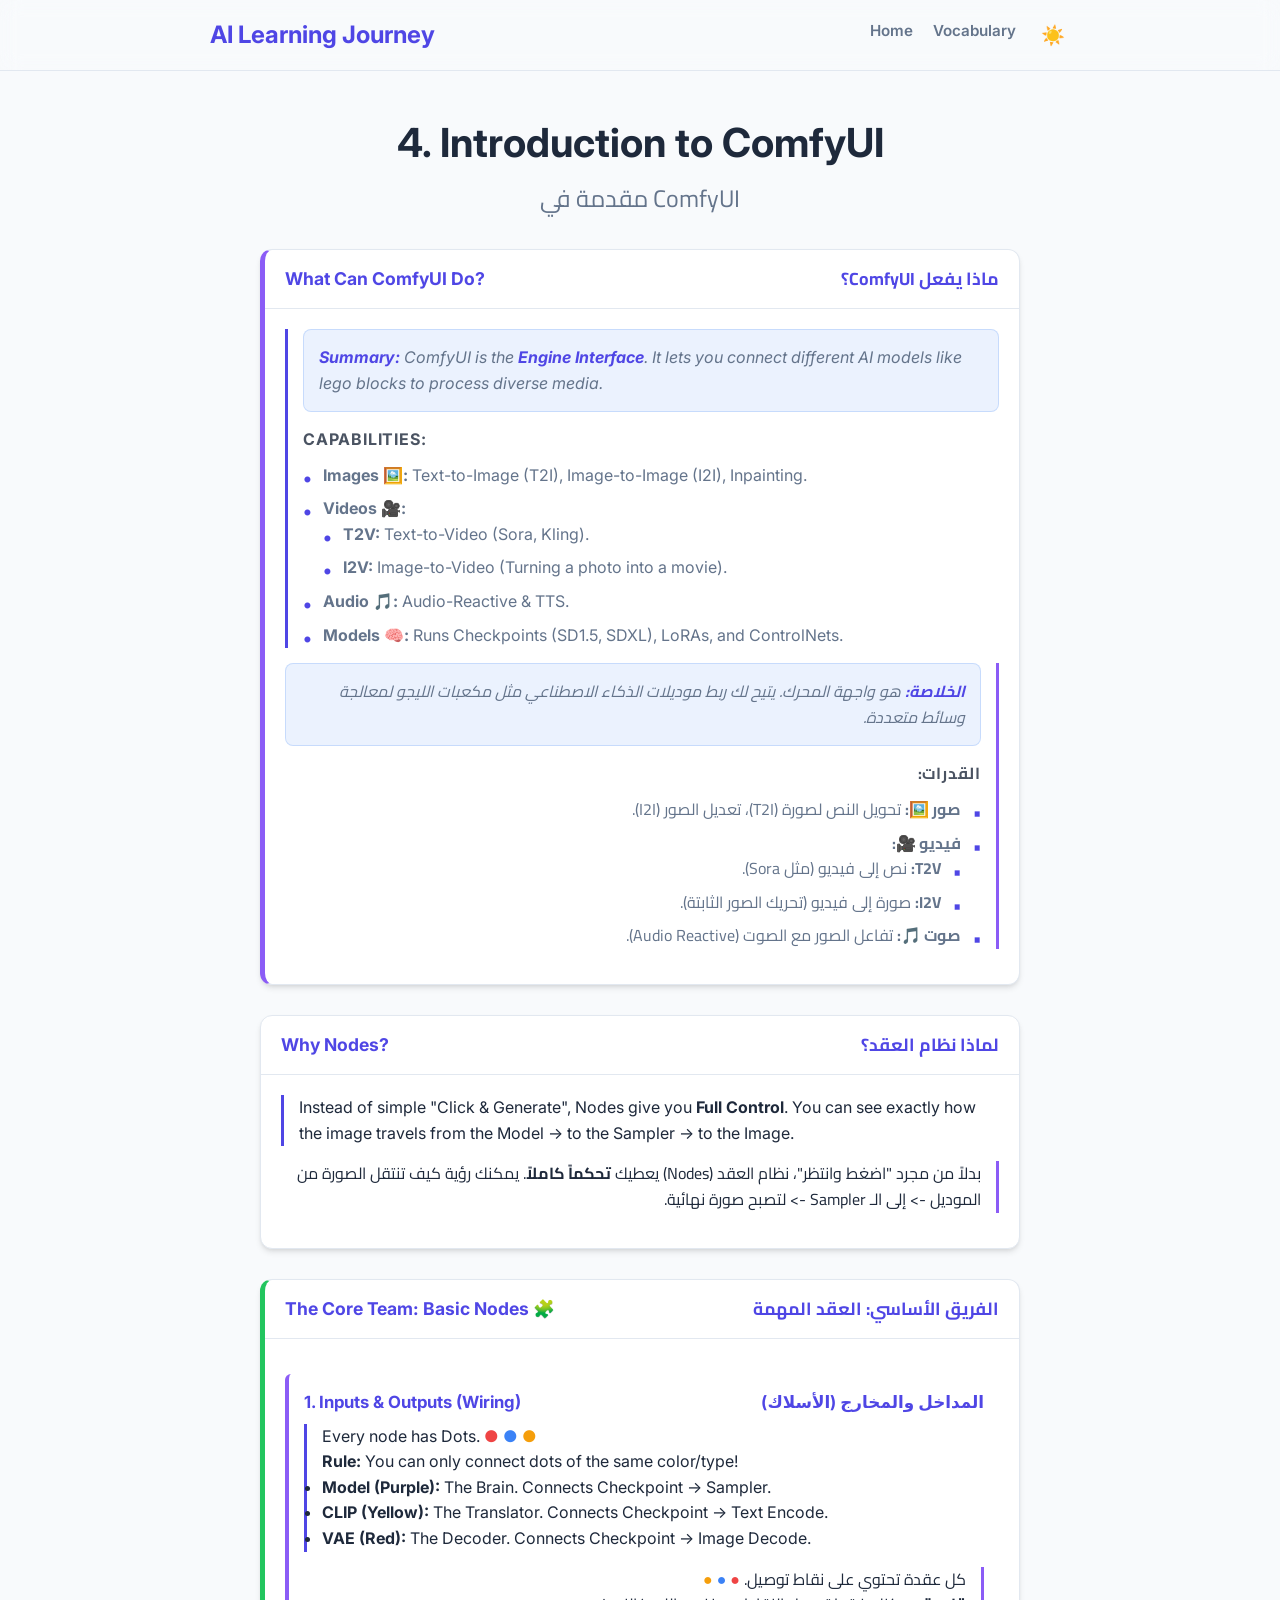
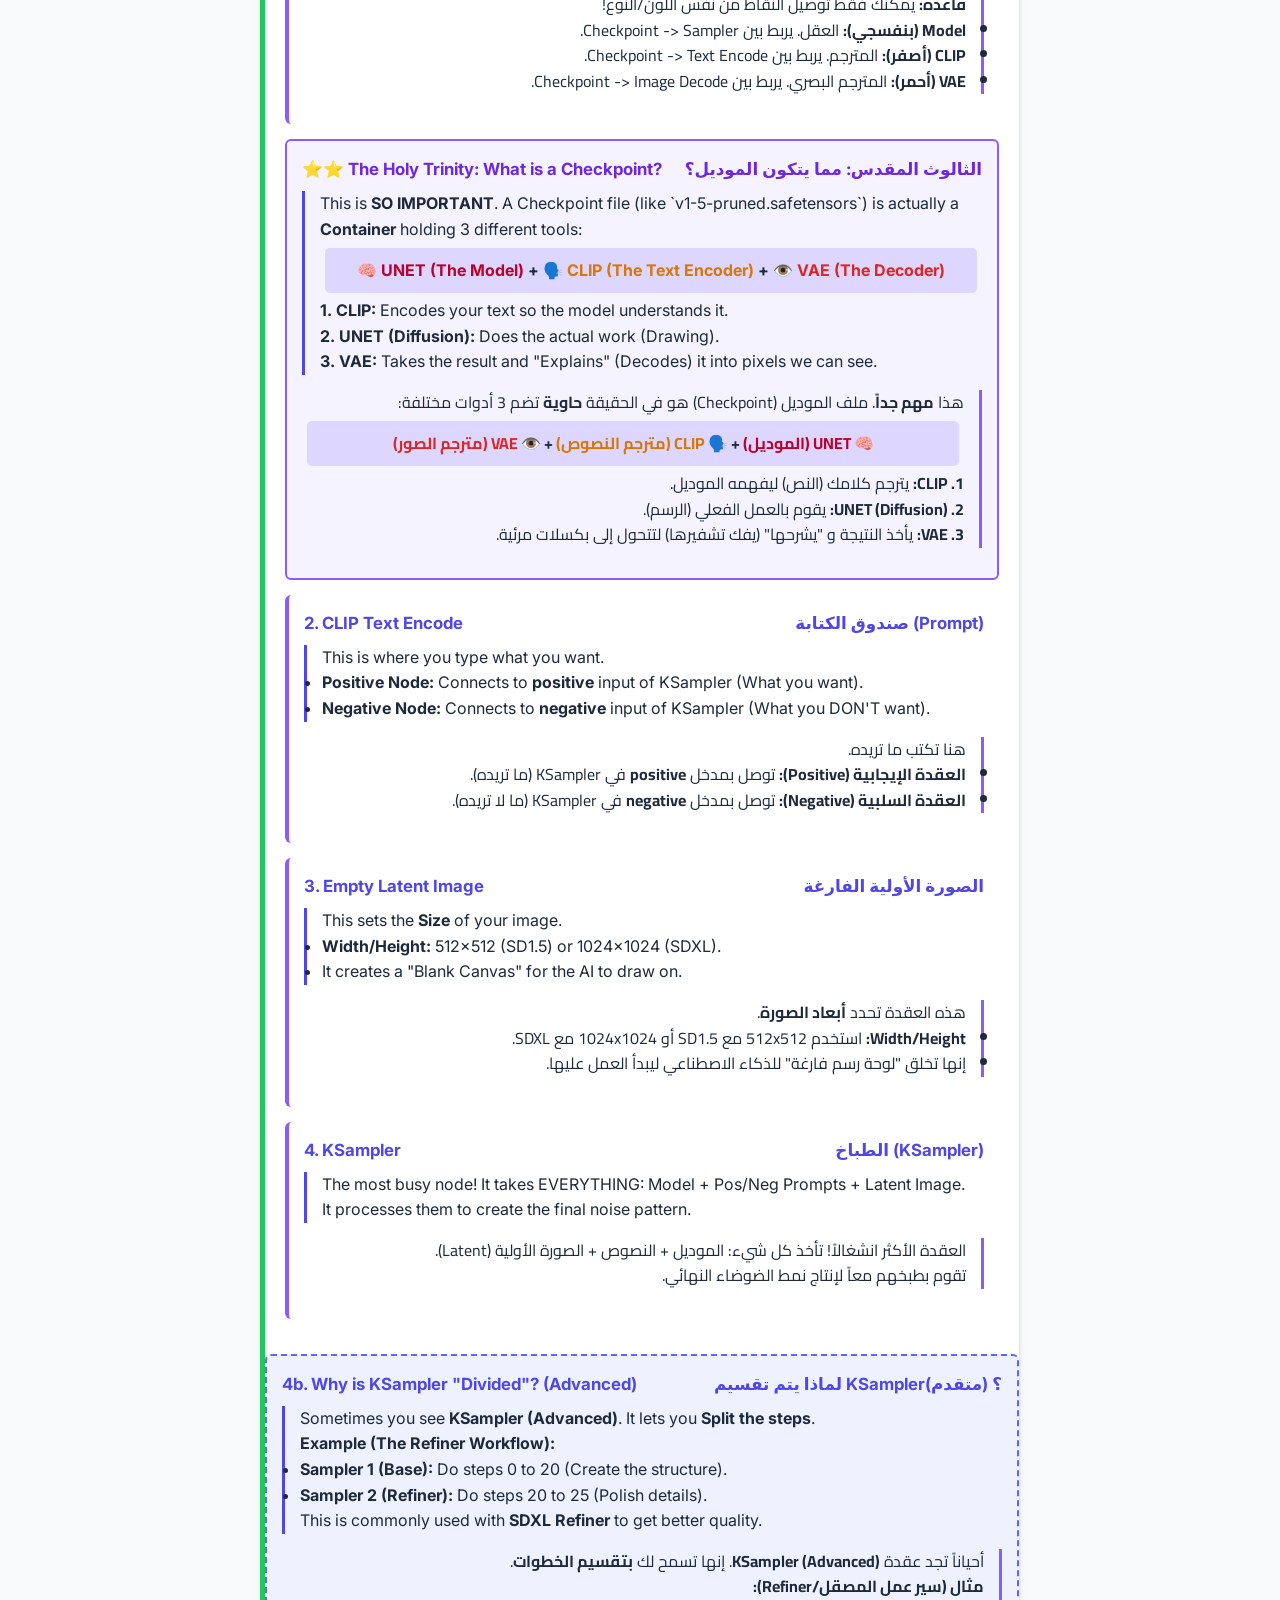
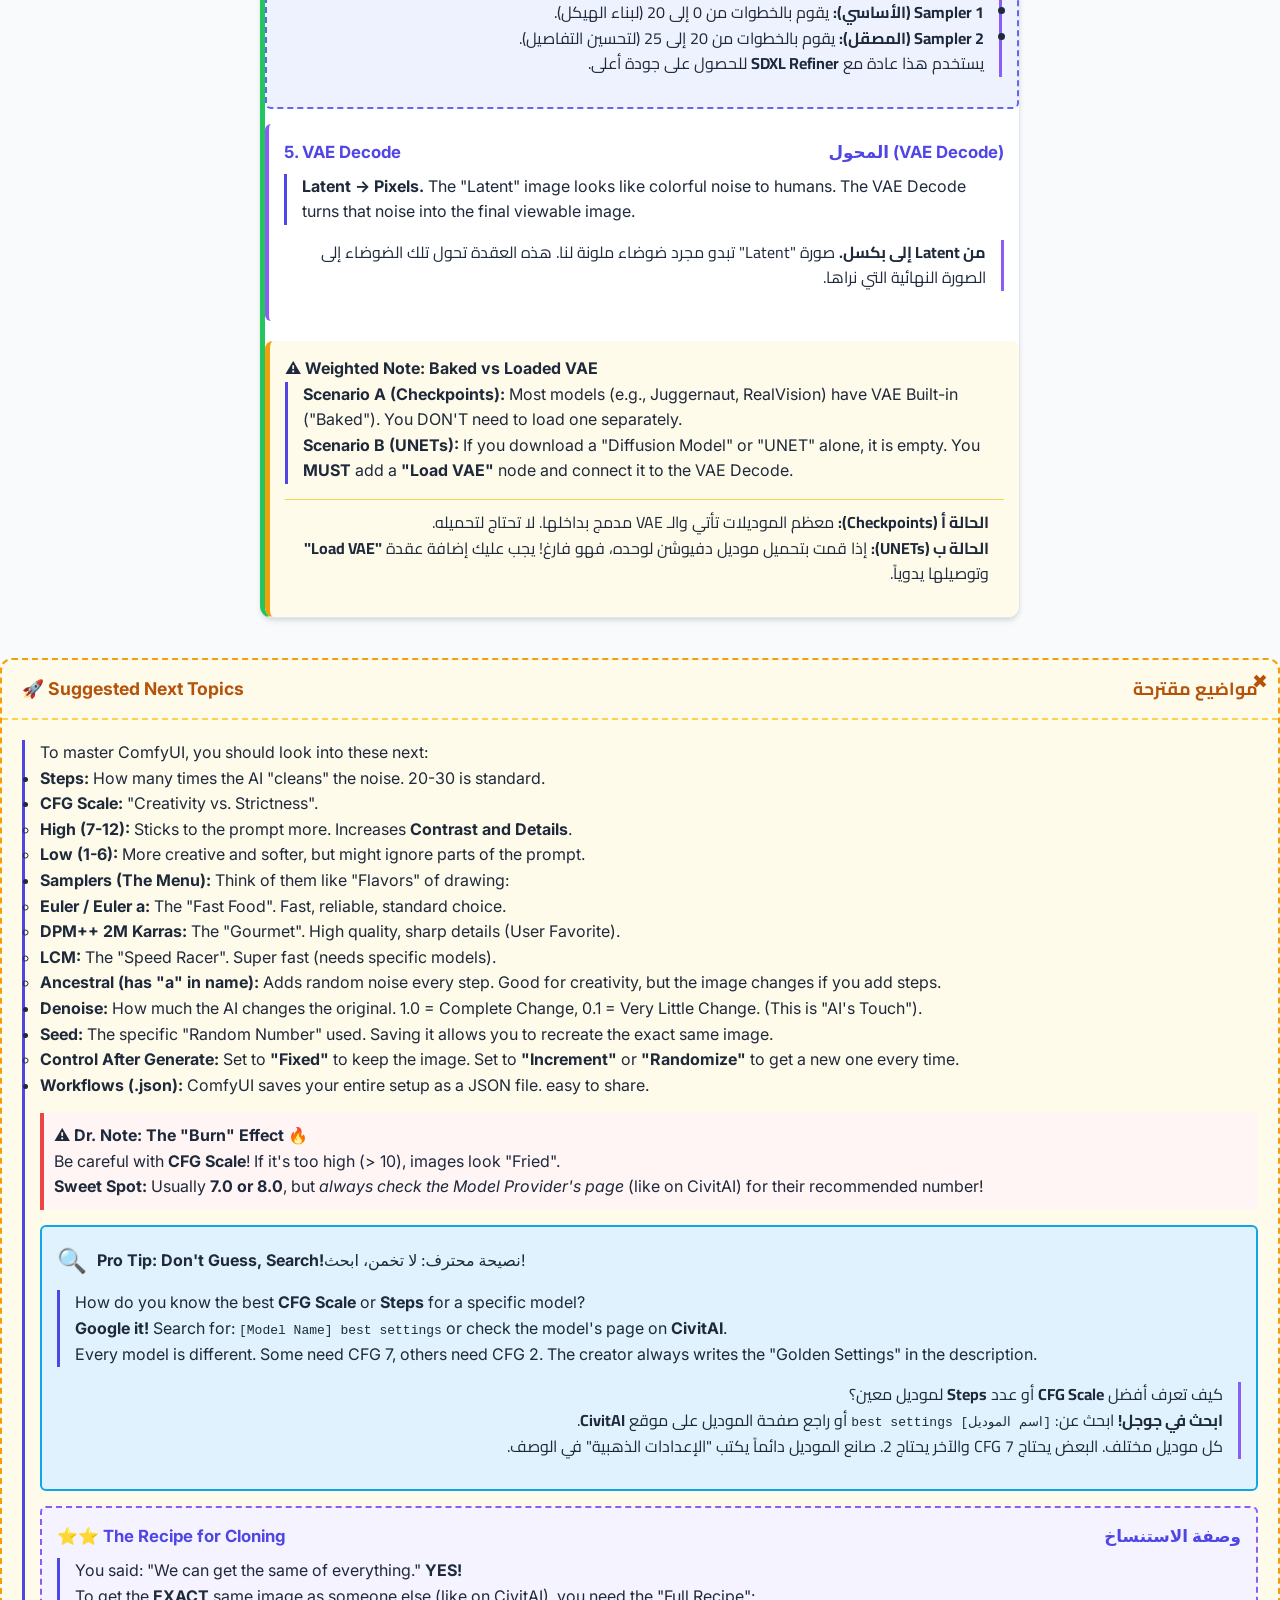
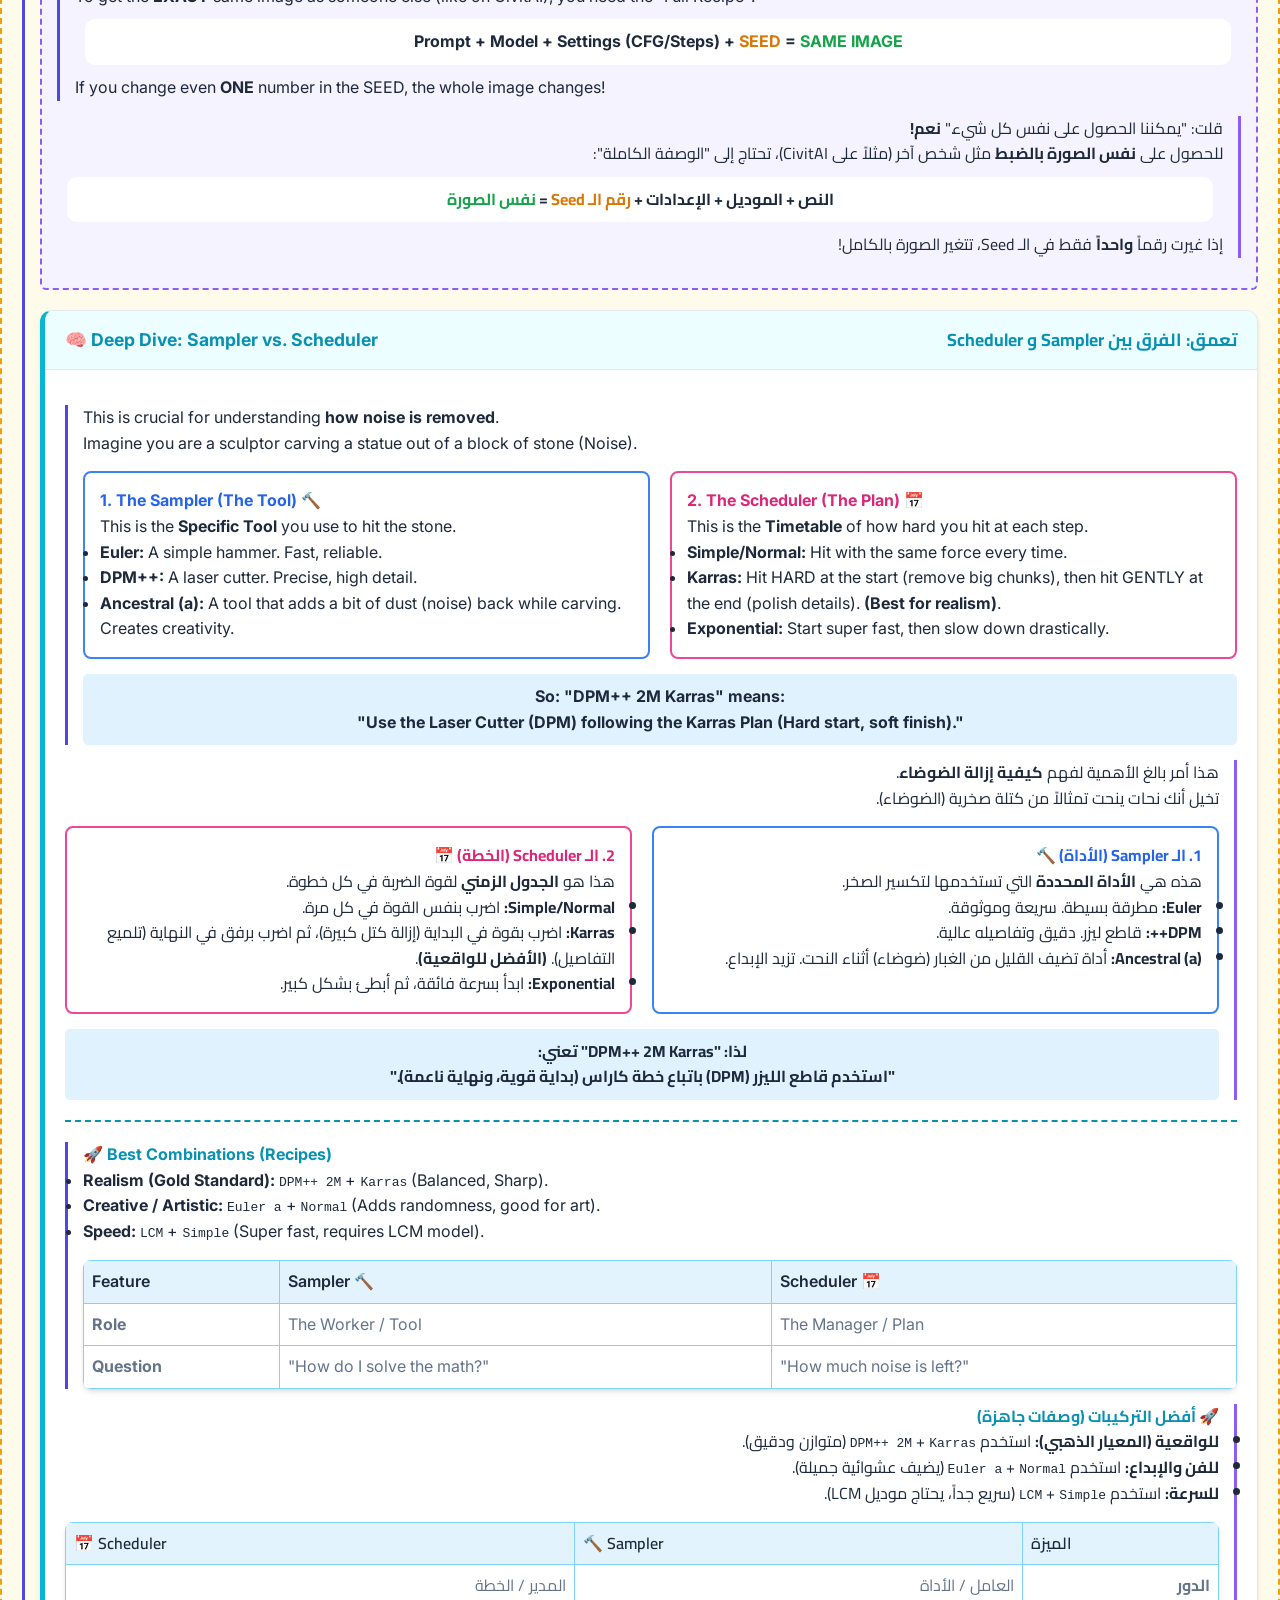
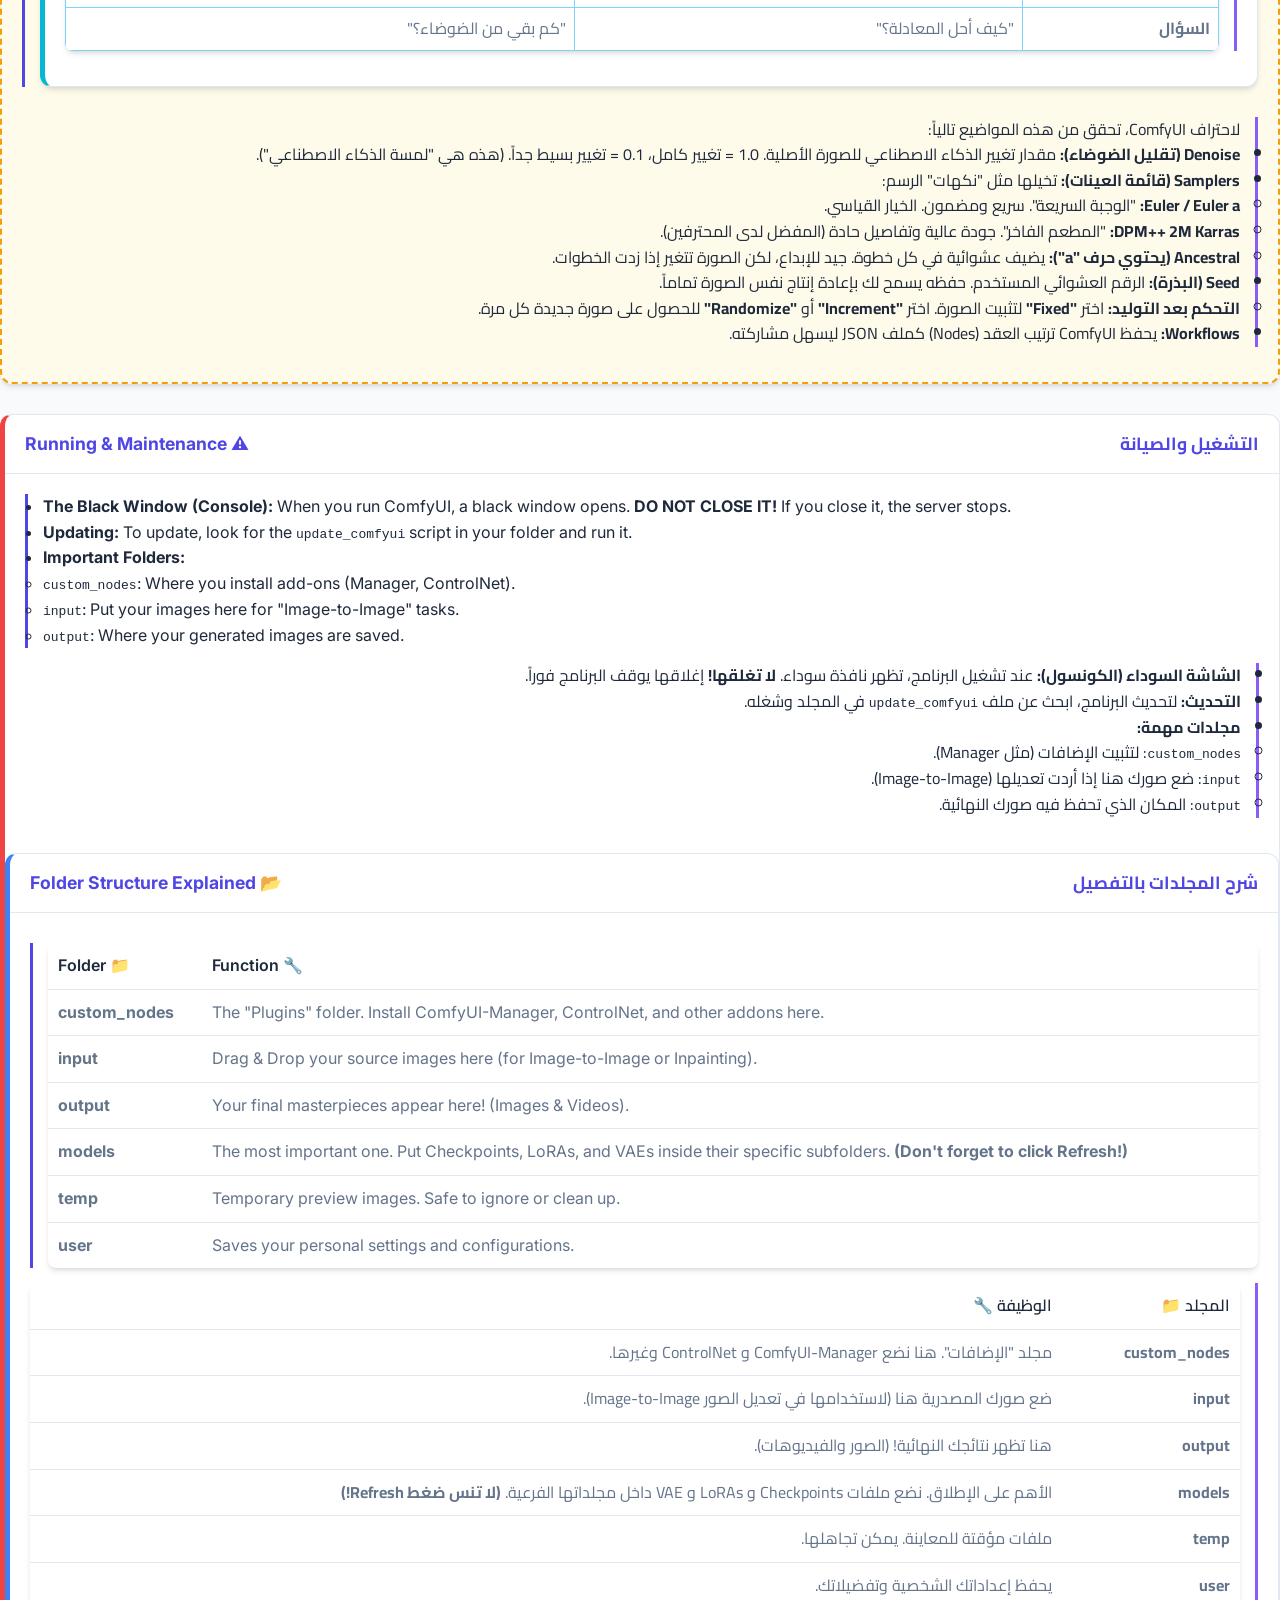
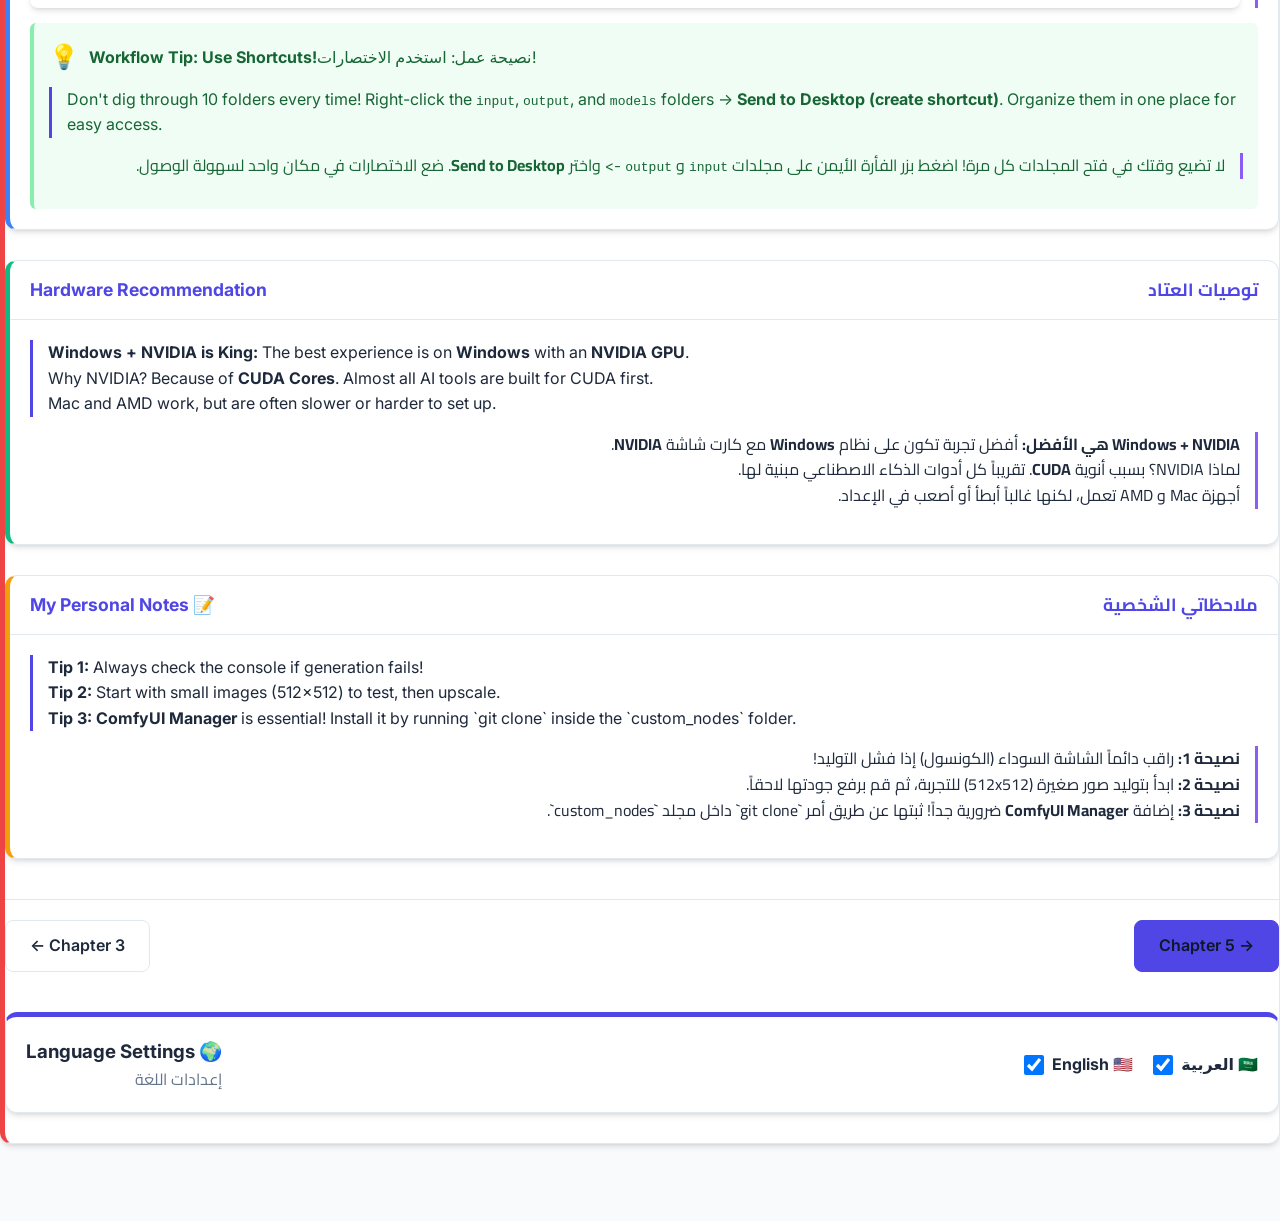
<file: 04_ComfyUI.html>
<!DOCTYPE html>
<html lang="en">

<head>
    <meta charset="UTF-8">
    <meta name="viewport" content="width=device-width, initial-scale=1.0">
    <title>Chapter 4: ComfyUI - AI Learning Journey</title>
    <link rel="preconnect" href="https://fonts.googleapis.com">
    <link rel="preconnect" href="https://fonts.gstatic.com" crossorigin>
    <link
        href="https://fonts.googleapis.com/css2?family=Cairo:wght@400;600;700&family=Inter:wght@400;600;700&display=swap"
        rel="stylesheet">
    <link rel="stylesheet" href="styles.css">
</head>

<body>

    <nav class="navbar">
        <div class="nav-container">
            <a href="index.html" class="nav-logo">AI Learning Journey</a>
            <div class="nav-links">
                <a href="index.html">Home</a>
                <a href="vocabulary.html">Vocabulary</a>
            </div>
        </div>
    </nav>

    <div class="container">

        <h1>4. Introduction to ComfyUI <span class="arabic-title">مقدمة في ComfyUI</span></h1>

        <!-- What Can ComfyUI Do? (Note System Style) -->
        <div class="card" style="border-left: 5px solid #8b5cf6;">
            <div class="card-header">
                <span class="card-title">What Can ComfyUI Do?</span>
                <span class="card-title arabic-text">ماذا يفعل ComfyUI؟</span>
            </div>
            <div class="card-content">

                <!-- English Section -->
                <div class="lang-section en">
                    <div class="note-summary">
                        <strong>Summary:</strong> ComfyUI is the <strong>Engine Interface</strong>. It lets you connect
                        different AI models like lego blocks to process diverse media.
                    </div>

                    <div class="note-concepts">
                        <h4>Capabilities:</h4>
                        <ul>
                            <li><strong>Images 🖼️:</strong> Text-to-Image (T2I), Image-to-Image (I2I), Inpainting.</li>
                            <li><strong>Videos 🎥:</strong>
                                <ul>
                                    <li><strong>T2V:</strong> Text-to-Video (Sora, Kling).</li>
                                    <li><strong>I2V:</strong> Image-to-Video (Turning a photo into a movie).</li>
                                </ul>
                            </li>
                            <li><strong>Audio 🎵:</strong> Audio-Reactive & TTS.</li>
                            <li><strong>Models 🧠:</strong> Runs Checkpoints (SD1.5, SDXL), LoRAs, and ControlNets.</li>
                        </ul>
                    </div>
                </div>

                <!-- Arabic Section -->
                <div class="lang-section ar">
                    <div class="note-summary">
                        <strong>الخلاصة:</strong> هو واجهة المحرك. يتيح لك ربط موديلات الذكاء الاصطناعي مثل مكعبات
                        الليجو لمعالجة وسائط متعددة.
                    </div>

                    <div class="note-concepts">
                        <h4>القدرات:</h4>
                        <ul>
                            <li><strong>صور 🖼️:</strong> تحويل النص لصورة (T2I)، تعديل الصور (I2I).</li>
                            <li><strong>فيديو 🎥:</strong>
                                <ul>
                                    <li><strong>T2V:</strong> نص إلى فيديو (مثل Sora).</li>
                                    <li><strong>I2V:</strong> صورة إلى فيديو (تحريك الصور الثابتة).</li>
                                </ul>
                            </li>
                            <li><strong>صوت 🎵:</strong> تفاعل الصور مع الصوت (Audio Reactive).</li>
                        </ul>
                    </div>
                </div>

            </div>
        </div>

        <div class="card">
            <div class="card-header">
                <span class="card-title">Why Nodes?</span>
                <span class="card-title arabic-text">لماذا نظام العقد؟</span>
            </div>
            <div class="card-content">
                <div class="lang-section en">
                    <p>Instead of simple "Click & Generate", Nodes give you <strong>Full Control</strong>. You can see
                        exactly how the image travels from the Model -> to the Sampler -> to the Image.</p>
                </div>
                <div class="lang-section ar">
                    <p>بدلاً من مجرد "اضغط وانتظر"، نظام العقد (Nodes) يعطيك <strong>تحكماً كاملاً</strong>. يمكنك رؤية
                        كيف تنتقل الصورة من الموديل -> إلى الـ Sampler -> لتصبح صورة نهائية.</p>
                </div>
            </div>
        </div>



        <!-- The Core Nodes (New Section) -->
        <div class="card" style="border-left: 5px solid #22c55e;">
            <div class="card-header">
                <span class="card-title">The Core Team: Basic Nodes 🧩</span>
                <span class="card-title arabic-text">الفريق الأساسي: العقد المهمة</span>
            </div>
            <div class="card-content">

                <!-- Input / Output Concept -->
                <div class="example-box">
                    <div class="definition">
                        <strong>1. Inputs & Outputs (Wiring)</strong> <span style="float:right">المداخل والمخارج
                            (الأسلاك)</span>
                    </div>
                    <div class="lang-section en">
                        <p>Every node has Dots. <span style="color:#ef4444;">●</span> <span
                                style="color:#3b82f6;">●</span>
                            <span style="color:#f59e0b;">●</span>
                        </p>
                        <p><strong>Rule:</strong> You can only connect dots of the same color/type!</p>
                        <ul>
                            <li><strong>Model (Purple):</strong> The Brain. Connects Checkpoint -> Sampler.</li>
                            <li><strong>CLIP (Yellow):</strong> The Translator. Connects Checkpoint -> Text Encode.</li>
                            <li><strong>VAE (Red):</strong> The Decoder. Connects Checkpoint -> Image Decode.</li>
                        </ul>
                    </div>
                    <div class="lang-section ar">
                        <p>كل عقدة تحتوي على نقاط توصيل. <span style="color:#ef4444;">●</span> <span
                                style="color:#3b82f6;">●</span> <span style="color:#f59e0b;">●</span></p>
                        <p><strong>قاعدة:</strong> يمكنك فقط توصيل النقاط من نفس اللون/النوع!</p>
                        <ul>
                            <li><strong>Model (بنفسجي):</strong> العقل. يربط بين Checkpoint -> Sampler.</li>
                            <li><strong>CLIP (أصفر):</strong> المترجم. يربط بين Checkpoint -> Text Encode.</li>
                            <li><strong>VAE (أحمر):</strong> المترجم البصري. يربط بين Checkpoint -> Image Decode.</li>
                        </ul>
                    </div>
                </div>

                <!-- Anatomy of a Checkpoint (New Important Section) -->
                <div class="example-box" style="border: 2px solid #8b5cf6; background: #f5f3ff;">
                    <div class="definition" style="color: #6d28d9;">
                        <strong>⭐⭐ The Holy Trinity: What is a Checkpoint?</strong>
                        <span style="float:right">الثالوث المقدس: مما يتكون الموديل؟</span>
                    </div>
                    <div class="lang-section en">
                        <p>This is <strong>SO IMPORTANT</strong>. A Checkpoint file (like `v1-5-pruned.safetensors`) is
                            actually a <strong>Container</strong> holding 3 different tools:</p>
                        <ul style="list-style: none; padding: 0; text-align: center; font-weight: bold;">
                            <li style="margin: 5px; padding: 10px; background: #ddd6fe; border-radius: 5px;">
                                <span style="color:#bc002d;">🧠 UNET (The Model)</span> +
                                <span style="color:#d97706;">🗣️ CLIP (The Text Encoder)</span> +
                                <span style="color:#dc2626;">👁️ VAE (The Decoder)</span>
                            </li>
                        </ul>
                        <p><strong>1. CLIP:</strong> Encodes your text so the model understands it.</p>
                        <p><strong>2. UNET (Diffusion):</strong> Does the actual work (Drawing).</p>
                        <p><strong>3. VAE:</strong> Takes the result and "Explains" (Decodes) it into pixels we can see.
                        </p>
                    </div>
                    <div class="lang-section ar">
                        <p>هذا <strong>مهم جداً</strong>. ملف الموديل (Checkpoint) هو في الحقيقة <strong>حاوية</strong>
                            تضم 3 أدوات مختلفة:</p>
                        <ul style="list-style: none; padding: 0; text-align: center; font-weight: bold;">
                            <li style="margin: 5px; padding: 10px; background: #ddd6fe; border-radius: 5px;">
                                <span style="color:#bc002d;">🧠 UNET (الموديل)</span> +
                                <span style="color:#d97706;">🗣️ CLIP (مترجم النصوص)</span> +
                                <span style="color:#dc2626;">👁️ VAE (مترجم الصور)</span>
                            </li>
                        </ul>
                        <p><strong>1. CLIP:</strong> يترجم كلامك (النص) ليفهمه الموديل.</p>
                        <p><strong>2. UNET (Diffusion):</strong> يقوم بالعمل الفعلي (الرسم).</p>
                        <p><strong>3. VAE:</strong> يأخذ النتيجة و "يشرحها" (يفك تشفيرها) لتتحول إلى بكسلات مرئية.</p>
                    </div>
                </div>

                <!-- CLIP Text Encode -->

                <!-- CLIP Text Encode -->
                <div class="example-box">
                    <div class="definition">
                        <strong>2. CLIP Text Encode</strong> <span style="float:right">صندوق الكتابة (Prompt)</span>
                    </div>
                    <div class="lang-section en">
                        <p>This is where you type what you want.</p>
                        <ul>
                            <li><strong>Positive Node:</strong> Connects to <strong>positive</strong> input of KSampler
                                (What you want).</li>
                            <li><strong>Negative Node:</strong> Connects to <strong>negative</strong> input of KSampler
                                (What you DON'T want).</li>
                        </ul>
                    </div>
                    <div class="lang-section ar">
                        <p>هنا تكتب ما تريده.</p>
                        <ul>
                            <li><strong>العقدة الإيجابية (Positive):</strong> توصل بمدخل <strong>positive</strong> في
                                KSampler (ما تريده).</li>
                            <li><strong>العقدة السلبية (Negative):</strong> توصل بمدخل <strong>negative</strong> في
                                KSampler
                                (ما لا تريده).</li>
                        </ul>
                    </div>
                </div>

                <!-- Empty Latent Image -->
                <div class="example-box">
                    <div class="definition">
                        <strong>3. Empty Latent Image</strong> <span style="float:right">الصورة الأولية الفارغة</span>
                    </div>
                    <div class="lang-section en">
                        <p>This sets the <strong>Size</strong> of your image.</p>
                        <ul>
                            <li><strong>Width/Height:</strong> 512x512 (SD1.5) or 1024x1024 (SDXL).</li>
                            <li>It creates a "Blank Canvas" for the AI to draw on.</li>
                        </ul>
                    </div>
                    <div class="lang-section ar">
                        <p>هذه العقدة تحدد <strong>أبعاد الصورة</strong>.</p>
                        <ul>
                            <li><strong>Width/Height:</strong> استخدم 512x512 مع SD1.5 أو 1024x1024 مع SDXL.</li>
                            <li>إنها تخلق "لوحة رسم فارغة" للذكاء الاصطناعي ليبدأ العمل عليها.</li>
                        </ul>
                    </div>
                </div>

                <!-- KSampler -->
                <div class="example-box">
                    <div class="definition">
                        <strong>4. KSampler</strong> <span style="float:right">الطباخ (KSampler)</span>
                    </div>
                    <div class="lang-section en">
                        <p>The most busy node! It takes EVERYTHING: Model + Pos/Neg Prompts + Latent Image.</p>
                        <p>It processes them to create the final noise pattern.</p>
                    </div>
                    <div class="lang-section ar">
                        <p>العقدة الأكثر انشغالاً! تأخذ كل شيء: الموديل + النصوص + الصورة الأولية (Latent).</p>
                        <p>تقوم بطبخهم معاً لإنتاج نمط الضوضاء النهائي.</p>
                    </div>
                </div>

            </div>

            <!-- KSampler (Advanced) / Dividing Steps -->
            <div class="example-box" style="border: 2px dashed #6366f1; background: #eef2ff;">
                <div class="definition">
                    <strong>4b. Why is KSampler "Divided"? (Advanced)</strong>
                    <span style="float:right">لماذا يتم تقسيم KSampler؟ (متقدم)</span>
                </div>
                <div class="lang-section en">
                    <p>Sometimes you see <strong>KSampler (Advanced)</strong>. It lets you <strong>Split the
                            steps</strong>.</p>
                    <p><strong>Example (The Refiner Workflow):</strong></p>
                    <ul>
                        <li><strong>Sampler 1 (Base):</strong> Do steps 0 to 20 (Create the structure).</li>
                        <li><strong>Sampler 2 (Refiner):</strong> Do steps 20 to 25 (Polish details).</li>
                    </ul>
                    <p>This is commonly used with <strong>SDXL Refiner</strong> to get better quality.</p>
                </div>
                <div class="lang-section ar">
                    <p>أحياناً تجد عقدة <strong>KSampler (Advanced)</strong>. إنها تسمح لك <strong>بتقسيم
                            الخطوات</strong>.</p>
                    <p><strong>مثال (سير عمل المصقل/Refiner):</strong></p>
                    <ul>
                        <li><strong>Sampler 1 (الأساسي):</strong> يقوم بالخطوات من 0 إلى 20 (لبناء الهيكل).</li>
                        <li><strong>Sampler 2 (المصقل):</strong> يقوم بالخطوات من 20 إلى 25 (لتحسين التفاصيل).</li>
                    </ul>
                    <p>يستخدم هذا عادة مع <strong>SDXL Refiner</strong> للحصول على جودة أعلى.</p>
                </div>
            </div>

            <!-- VAE Decode -->
            <div class="example-box">
                <div class="definition">
                    <strong>5. VAE Decode</strong> <span style="float:right">المحول (VAE Decode)</span>
                </div>
                <div class="lang-section en">
                    <p><strong>Latent -> Pixels.</strong> The "Latent" image looks like colorful noise to humans.
                        The
                        VAE Decode turns that noise into the final viewable image.</p>
                </div>
                <div class="lang-section ar">
                    <p><strong>من Latent إلى بكسل.</strong> صورة "Latent" تبدو مجرد ضوضاء ملونة لنا. هذه العقدة تحول
                        تلك
                        الضوضاء إلى الصورة النهائية التي نراها.</p>
                </div>
            </div>

            <!-- VAE Loading Warning (New) -->
            <div
                style="margin-top: 20px; padding: 15px; border-left: 5px solid #f59e0b; background: #fffbeb; border-radius: 8px;">
                <strong>⚠️ Weighted Note: Baked vs Loaded VAE</strong>
                <div class="lang-section en">
                    <p><strong>Scenario A (Checkpoints):</strong> Most models (e.g., Juggernaut, RealVision) have
                        VAE
                        Built-in ("Baked"). You DON'T need to load one separately.</p>
                    <p><strong>Scenario B (UNETs):</strong> If you download a "Diffusion Model" or "UNET" alone, it
                        is
                        empty. You <strong>MUST</strong> add a <strong>"Load VAE"</strong> node and connect it to
                        the
                        VAE Decode.</p>
                </div>
                <div class="lang-section ar"
                    style="border-right: none; border-top: 1px solid #fcd34d; padding-top: 10px; margin-top: 10px;">
                    <p><strong>الحالة أ (Checkpoints):</strong> معظم الموديلات تأتي والـ VAE مدمج بداخلها. لا تحتاج
                        لتحميله.</p>
                    <p><strong>الحالة ب (UNETs):</strong> إذا قمت بتحميل موديل دفيوشن لوحده، فهو فارغ! يجب عليك
                        إضافة
                        عقدة <strong>"Load VAE"</strong> وتوصيلها يدوياً.</p>
                </div>
            </div>

        </div>
    </div>

    <!-- Suggested New Data (Dismissible) -->
    <div id="suggestion-card" class="card"
        style="border: 2px dashed #f59e0b; background-color: #fffbeb; position: relative;">
        <button onclick="document.getElementById('suggestion-card').style.display='none'"
            style="position: absolute; top: 10px; right: 10px; background: none; border: none; cursor: pointer; font-size: 1.2em; color: #b45309;"
            title="Dismiss">
            ✖
        </button>
        <div class="card-header" style="background: none; border-bottom: 2px dashed #fcd34d;">
            <span class="card-title" style="color: #b45309;">🚀 Suggested Next Topics</span>
            <span class="card-title arabic-text" style="color: #b45309;">مواضيع مقترحة</span>
        </div>
        <div class="card-content">
            <div class="lang-section en">
                <p>To master ComfyUI, you should look into these next:</p>
                <ul>
                    <li><strong>Steps:</strong> How many times the AI "cleans" the noise. 20-30 is standard.</li>
                    <li><strong>CFG Scale:</strong> "Creativity vs. Strictness".
                        <ul>
                            <li><strong>High (7-12):</strong> Sticks to the prompt more. Increases <strong>Contrast and
                                    Details</strong>.</li>
                            <li><strong>Low (1-6):</strong> More creative and softer, but might ignore parts of the
                                prompt.</li>
                        </ul>
                    </li>

                    <!-- New Sampler Menu Section -->
                    <li><strong>Samplers (The Menu):</strong> Think of them like "Flavors" of drawing:
                        <ul>
                            <li><strong>Euler / Euler a:</strong> The "Fast Food". Fast, reliable, standard choice.
                            </li>
                            <li><strong>DPM++ 2M Karras:</strong> The "Gourmet". High quality, sharp details (User
                                Favorite).</li>
                            <li><strong>LCM:</strong> The "Speed Racer". Super fast (needs specific models).</li>
                            <li><strong>Ancestral (has "a" in name):</strong> Adds random noise every step. Good for
                                creativity, but the image changes if you add steps.</li>
                        </ul>
                    </li>

                    <li><strong>Denoise:</strong> How much the AI changes the original. 1.0 = Complete Change, 0.1 =
                        Very Little Change. (This is "AI's Touch").</li>
                    <li><strong>Seed:</strong> The specific "Random Number" used. Saving it allows you to recreate
                        the exact same image.
                        <ul>
                            <li><strong>Control After Generate:</strong> Set to <strong>"Fixed"</strong> to keep the
                                image. Set to <strong>"Increment"</strong> or <strong>"Randomize"</strong> to get a
                                new
                                one every time.</li>
                        </ul>
                    </li>
                    <li><strong>Workflows (.json):</strong> ComfyUI saves your entire setup as a JSON file. easy to
                        share.</li>
                </ul>
                <div style="margin-top: 15px; padding: 10px; border-left: 4px solid #ef4444; background: #fff5f5;">
                    <strong>⚠️ Dr. Note: The "Burn" Effect 🔥</strong>
                    <p>Be careful with <strong>CFG Scale</strong>! If it's too high (> 10), images look "Fried".</p>
                    <p><strong>Sweet Spot:</strong> Usually <strong>7.0 or 8.0</strong>, but <em>always check the
                            Model
                            Provider's page</em> (like on CivitAI) for their recommended number!</p>
                </div>

                <!-- Research Tip (Google/CivitAI) -->
                <div class="example-box" style="border: 2px solid #0ea5e9; background: #e0f2fe;">
                    <div style="display: flex; align-items: center; gap: 10px; margin-bottom: 10px;">
                        <span style="font-size: 1.5em;">🔍</span>
                        <div>
                            <strong>Pro Tip: Don't Guess, Search!</strong>
                            <span style="float:right">نصيحة محترف: لا تخمن، ابحث!</span>
                        </div>
                    </div>
                    <div class="lang-section en">
                        <p>How do you know the best <strong>CFG Scale</strong> or <strong>Steps</strong> for a specific
                            model?</p>
                        <p><strong>Google it!</strong> Search for: <code>[Model Name] best settings</code> or check the
                            model's page on <strong>CivitAI</strong>.</p>
                        <p>Every model is different. Some need CFG 7, others need CFG 2. The creator always writes the
                            "Golden Settings" in the description.</p>
                    </div>
                    <div class="lang-section ar">
                        <p>كيف تعرف أفضل <strong>CFG Scale</strong> أو عدد <strong>Steps</strong> لموديل معين؟</p>
                        <p><strong>ابحث في جوجل!</strong> ابحث عن: <code>[اسم الموديل] best settings</code> أو راجع صفحة
                            الموديل على موقع <strong>CivitAI</strong>.</p>
                        <p>كل موديل مختلف. البعض يحتاج CFG 7 والآخر يحتاج 2. صانع الموديل دائماً يكتب "الإعدادات
                            الذهبية" في الوصف.</p>
                    </div>
                </div>

                <!-- The Recipe for Cloning -->
                <div class="example-box" style="border: 2px dashed #8b5cf6; background: #f5f3ff;">
                    <div class="definition">
                        <strong>⭐⭐ The Recipe for Cloning</strong>
                        <span style="float:right">وصفة الاستنساخ</span>
                    </div>
                    <div class="lang-section en">
                        <p>You said: "We can get the same of everything." <strong>YES!</strong></p>
                        <p>To get the <strong>EXACT</strong> same image as someone else (like on CivitAI), you need the
                            "Full Recipe":</p>
                        <div
                            style="text-align:center; font-weight:bold; margin:10px; padding:10px; background:white; border-radius:10px;">
                            Prompt + Model + Settings (CFG/Steps) + <span style="color:#d97706;">SEED</span> = <span
                                style="color:#16a34a;">SAME IMAGE</span>
                        </div>
                        <p>If you change even <strong>ONE</strong> number in the SEED, the whole image changes!</p>
                    </div>
                    <div class="lang-section ar">
                        <p>قلت: "يمكننا الحصول على نفس كل شيء." <strong>نعم!</strong></p>
                        <p>للحصول على <strong>نفس الصورة بالضبط</strong> مثل شخص آخر (مثلاً على CivitAI)، تحتاج إلى
                            "الوصفة الكاملة":</p>
                        <div
                            style="text-align:center; font-weight:bold; margin:10px; padding:10px; background:white; border-radius:10px;">
                            النص + الموديل + الإعدادات + <span style="color:#d97706;">رقم الـ Seed</span> = <span
                                style="color:#16a34a;">نفس الصورة</span>
                        </div>
                        <p>إذا غيرت رقماً <strong>واحداً</strong> فقط في الـ Seed، تتغير الصورة بالكامل!</p>
                    </div>
                </div>

                <!-- Deep Dive: Sampler vs Scheduler -->
                <div class="card" style="border-left: 5px solid #06b6d4; margin-top: 20px;">
                    <div class="card-header" style="background: #ecfeff;">
                        <span class="card-title" style="color: #0891b2;">🧠 Deep Dive: Sampler vs. Scheduler</span>
                        <span class="card-title arabic-text" style="color: #0891b2;">تعمق: الفرق بين Sampler و
                            Scheduler</span>
                    </div>
                    <div class="card-content">
                        <div class="example-box" style="border: none; background: transparent; padding: 0;">
                            <div class="lang-section en">
                                <p>This is crucial for understanding <strong>how noise is removed</strong>.</p>
                                <p>Imagine you are a sculptor carving a statue out of a block of stone (Noise).</p>

                                <div style="display: flex; gap: 20px; margin-top: 15px; flex-wrap: wrap;">
                                    <div
                                        style="flex: 1; min-width: 250px; background: white; padding: 15px; border-radius: 8px; border: 2px solid #3b82f6;">
                                        <h4 style="color: #2563eb; margin-top: 0;">1. The Sampler (The Tool) 🔨</h4>
                                        <p>This is the <strong>Specific Tool</strong> you use to hit the stone.</p>
                                        <ul>
                                            <li><strong>Euler:</strong> A simple hammer. Fast, reliable.</li>
                                            <li><strong>DPM++:</strong> A laser cutter. Precise, high detail.</li>
                                            <li><strong>Ancestral (a):</strong> A tool that adds a bit of dust (noise)
                                                back while carving. Creates creativity.</li>
                                        </ul>
                                    </div>
                                    <div
                                        style="flex: 1; min-width: 250px; background: white; padding: 15px; border-radius: 8px; border: 2px solid #ec4899;">
                                        <h4 style="color: #db2777; margin-top: 0;">2. The Scheduler (The Plan) 📅</h4>
                                        <p>This is the <strong>Timetable</strong> of how hard you hit at each step.</p>
                                        <ul>
                                            <li><strong>Simple/Normal:</strong> Hit with the same force every time.</li>
                                            <li><strong>Karras:</strong> Hit HARD at the start (remove big chunks), then
                                                hit GENTLY at the end (polish details). <strong>(Best for
                                                    realism)</strong>.</li>
                                            <li><strong>Exponential:</strong> Start super fast, then slow down
                                                drastically.</li>
                                        </ul>
                                    </div>
                                </div>
                                <p
                                    style="margin-top: 15px; font-weight: bold; text-align: center; background: #e0f2fe; padding: 10px; border-radius: 5px;">
                                    So: "DPM++ 2M Karras" means: <br>
                                    "Use the Laser Cutter (DPM) following the Karras Plan (Hard start, soft finish)."
                                </p>
                            </div>
                            <div class="lang-section ar">
                                <p>هذا أمر بالغ الأهمية لفهم <strong>كيفية إزالة الضوضاء</strong>.</p>
                                <p>تخيل أنك نحات ينحت تمثالاً من كتلة صخرية (الضوضاء).</p>

                                <div style="display: flex; gap: 20px; margin-top: 15px; flex-wrap: wrap;">
                                    <div
                                        style="flex: 1; min-width: 250px; background: white; padding: 15px; border-radius: 8px; border: 2px solid #3b82f6;">
                                        <h4 style="color: #2563eb; margin-top: 0;">1. الـ Sampler (الأداة) 🔨</h4>
                                        <p>هذه هي <strong>الأداة المحددة</strong> التي تستخدمها لتكسير الصخر.</p>
                                        <ul>
                                            <li><strong>Euler:</strong> مطرقة بسيطة. سريعة وموثوقة.</li>
                                            <li><strong>DPM++:</strong> قاطع ليزر. دقيق وتفاصيله عالية.</li>
                                            <li><strong>Ancestral (a):</strong> أداة تضيف القليل من الغبار (ضوضاء) أثناء
                                                النحت. تزيد الإبداع.</li>
                                        </ul>
                                    </div>
                                    <div
                                        style="flex: 1; min-width: 250px; background: white; padding: 15px; border-radius: 8px; border: 2px solid #ec4899;">
                                        <h4 style="color: #db2777; margin-top: 0;">2. الـ Scheduler (الخطة) 📅</h4>
                                        <p>هذا هو <strong>الجدول الزمني</strong> لقوة الضربة في كل خطوة.</p>
                                        <ul>
                                            <li><strong>Simple/Normal:</strong> اضرب بنفس القوة في كل مرة.</li>
                                            <li><strong>Karras:</strong> اضرب بقوة في البداية (إزالة كتل كبيرة)، ثم اضرب
                                                برفق في النهاية (تلميع التفاصيل). <strong>(الأفضل للواقعية)</strong>.
                                            </li>
                                            <li><strong>Exponential:</strong> ابدأ بسرعة فائقة، ثم أبطئ بشكل كبير.</li>
                                        </ul>
                                    </div>
                                </div>
                                <p
                                    style="margin-top: 15px; font-weight: bold; text-align: center; background: #e0f2fe; padding: 10px; border-radius: 5px;">
                                    لذا: "DPM++ 2M Karras" تعني: <br>
                                    "استخدم قاطع الليزر (DPM) باتباع خطة كاراس (بداية قوية، ونهاية ناعمة)."
                                </p>
                            </div>

                            <!-- New Report Content: Table & Combos -->
                            <div style="margin-top: 20px; border-top: 2px dashed #0891b2; padding-top: 20px;">
                                <div class="lang-section en">
                                    <h4 style="color: #0891b2;">🚀 Best Combinations (Recipes)</h4>
                                    <ul>
                                        <li><strong>Realism (Gold Standard):</strong> <code>DPM++ 2M</code> +
                                            <code>Karras</code> (Balanced, Sharp).
                                        </li>
                                        <li><strong>Creative / Artistic:</strong> <code>Euler a</code> +
                                            <code>Normal</code> (Adds randomness, good for art).
                                        </li>
                                        <li><strong>Speed:</strong> <code>LCM</code> + <code>Simple</code> (Super fast,
                                            requires LCM model).</li>
                                    </ul>
                                    <table
                                        style="width: 100%; border-collapse: collapse; margin-top: 15px; background: white;">
                                        <tr style="background: #e0f2fe;">
                                            <th style="padding: 8px; border: 1px solid #7dd3fc;">Feature</th>
                                            <th style="padding: 8px; border: 1px solid #7dd3fc;">Sampler 🔨</th>
                                            <th style="padding: 8px; border: 1px solid #7dd3fc;">Scheduler 📅</th>
                                        </tr>
                                        <tr>
                                            <td style="padding: 8px; border: 1px solid #7dd3fc;"><strong>Role</strong>
                                            </td>
                                            <td style="padding: 8px; border: 1px solid #7dd3fc;">The Worker / Tool</td>
                                            <td style="padding: 8px; border: 1px solid #7dd3fc;">The Manager / Plan</td>
                                        </tr>
                                        <tr>
                                            <td style="padding: 8px; border: 1px solid #7dd3fc;">
                                                <strong>Question</strong>
                                            </td>
                                            <td style="padding: 8px; border: 1px solid #7dd3fc;">"How do I solve the
                                                math?"</td>
                                            <td style="padding: 8px; border: 1px solid #7dd3fc;">"How much noise is
                                                left?"</td>
                                        </tr>
                                    </table>
                                </div>
                                <div class="lang-section ar">
                                    <h4 style="color: #0891b2;">🚀 أفضل التركيبات (وصفات جاهزة)</h4>
                                    <ul>
                                        <li><strong>للواقعية (المعيار الذهبي):</strong> استخدم <code>DPM++ 2M</code> +
                                            <code>Karras</code> (متوازن ودقيق).
                                        </li>
                                        <li><strong>للفن والإبداع:</strong> استخدم <code>Euler a</code> +
                                            <code>Normal</code> (يضيف عشوائية جميلة).
                                        </li>
                                        <li><strong>للسرعة:</strong> استخدم <code>LCM</code> + <code>Simple</code> (سريع
                                            جداً، يحتاج موديل LCM).</li>
                                    </ul>
                                    <table
                                        style="width: 100%; border-collapse: collapse; margin-top: 15px; background: white; text-align: right;">
                                        <tr style="background: #e0f2fe;">
                                            <th style="padding: 8px; border: 1px solid #7dd3fc;">الميزة</th>
                                            <th style="padding: 8px; border: 1px solid #7dd3fc;">Sampler 🔨</th>
                                            <th style="padding: 8px; border: 1px solid #7dd3fc;">Scheduler 📅</th>
                                        </tr>
                                        <tr>
                                            <td style="padding: 8px; border: 1px solid #7dd3fc;"><strong>الدور</strong>
                                            </td>
                                            <td style="padding: 8px; border: 1px solid #7dd3fc;">العامل / الأداة</td>
                                            <td style="padding: 8px; border: 1px solid #7dd3fc;">المدير / الخطة</td>
                                        </tr>
                                        <tr>
                                            <td style="padding: 8px; border: 1px solid #7dd3fc;"><strong>السؤال</strong>
                                            </td>
                                            <td style="padding: 8px; border: 1px solid #7dd3fc;">"كيف أحل المعادلة؟"
                                            </td>
                                            <td style="padding: 8px; border: 1px solid #7dd3fc;">"كم بقي من الضوضاء؟"
                                            </td>
                                        </tr>
                                    </table>
                                </div>
                            </div>

                        </div>
                    </div>
                </div>

            </div>
            <div class="lang-section ar">
                <p>لاحتراف ComfyUI، تحقق من هذه المواضيع تالياً:</p>
                <ul>
                    <li><strong>Denoise (تقليل الضوضاء):</strong> مقدار تغيير الذكاء الاصطناعي للصورة الأصلية. 1.0 =
                        تغيير كامل، 0.1 = تغيير بسيط جداً. (هذه هي "لمسة الذكاء الاصطناعي").</li>

                    <!-- Arabic Sampler Menu -->
                    <li><strong>Samplers (قائمة العينات):</strong> تخيلها مثل "نكهات" الرسم:
                        <ul>
                            <li><strong>Euler / Euler a:</strong> "الوجبة السريعة". سريع ومضمون. الخيار القياسي.
                            </li>
                            <li><strong>DPM++ 2M Karras:</strong> "المطعم الفاخر". جودة عالية وتفاصيل حادة (المفضل
                                لدى المحترفين).</li>
                            <li><strong>Ancestral (يحتوي حرف "a"):</strong> يضيف عشوائية في كل خطوة. جيد للإبداع،
                                لكن الصورة تتغير إذا زدت الخطوات.</li>
                        </ul>
                    </li>

                    <li><strong>Seed (البذرة):</strong> الرقم العشوائي المستخدم. حفظه يسمح لك بإعادة إنتاج نفس
                        الصورة تماماً.
                        <ul>
                            <li><strong>التحكم بعد التوليد:</strong> اختر <strong>"Fixed"</strong> لتثبيت الصورة.
                                اختر
                                <strong>"Increment"</strong> أو <strong>"Randomize"</strong> للحصول على صورة جديدة
                                كل
                                مرة.
                            </li>
                        </ul>
                    </li>
                    <li><strong>Workflows:</strong> يحفظ ComfyUI ترتيب العقد (Nodes) كملف JSON ليسهل مشاركته.</li>
                </ul>
            </div>
        </div>
    </div>

    <!-- Running and Maintenance (New Section) -->
    <div class="card" style="border-left: 5px solid #ef4444;">
        <div class="card-header">
            <span class="card-title">Running & Maintenance ⚠️</span>
            <span class="card-title arabic-text">التشغيل والصيانة</span>
        </div>
        <div class="card-content">
            <div class="lang-section en">
                <ul>
                    <li><strong>The Black Window (Console):</strong> When you run ComfyUI, a black window opens.
                        <strong>DO NOT CLOSE IT!</strong> If you close it, the server stops.
                    </li>
                    <li><strong>Updating:</strong> To update, look for the <code>update_comfyui</code> script in
                        your folder and run it.</li>
                    <li><strong>Important Folders:</strong>
                        <ul>
                            <li><code>custom_nodes</code>: Where you install add-ons (Manager, ControlNet).</li>
                            <li><code>input</code>: Put your images here for "Image-to-Image" tasks.</li>
                            <li><code>output</code>: Where your generated images are saved.</li>
                        </ul>
                    </li>
                </ul>
            </div>
            <div class="lang-section ar">
                <ul>
                    <li><strong>الشاشة السوداء (الكونسول):</strong> عند تشغيل البرنامج، تظهر نافذة سوداء. <strong>لا
                            تغلقها!</strong> إغلاقها يوقف البرنامج فوراً.</li>
                    <li><strong>التحديث:</strong> لتحديث البرنامج، ابحث عن ملف <code>update_comfyui</code> في المجلد
                        وشغله.</li>
                    <li><strong>مجلدات مهمة:</strong>
                        <ul>
                            <li><code>custom_nodes</code>: لتثبيت الإضافات (مثل Manager).</li>
                            <li><code>input</code>: ضع صورك هنا إذا أردت تعديلها (Image-to-Image).</li>
                            <li><code>output</code>: المكان الذي تحفظ فيه صورك النهائية.</li>
                        </ul>
                    </li>
                </ul>
            </div>
        </div>

        <!-- Folder Structure Explained -->
        <div class="card" style="border-left: 5px solid #3b82f6;">
            <div class="card-header">
                <span class="card-title">Folder Structure Explained 📂</span>
                <span class="card-title arabic-text">شرح المجلدات بالتفصيل</span>
            </div>
            <div class="card-content">
                <div class="lang-section en">
                    <table style="width: 100%; border-collapse: collapse;">
                        <tr style="border-bottom: 1px solid var(--border-color);">
                            <th style="padding: 10px;">Folder 📁</th>
                            <th style="padding: 10px;">Function 🔧</th>
                        </tr>
                        <tr>
                            <td style="padding: 10px;"><strong>custom_nodes</strong></td>
                            <td style="padding: 10px;">The "Plugins" folder. Install ComfyUI-Manager, ControlNet, and
                                other addons here.</td>
                        </tr>
                        <tr>
                            <td style="padding: 10px;"><strong>input</strong></td>
                            <td style="padding: 10px;">Drag & Drop your source images here (for Image-to-Image or
                                Inpainting).</td>
                        </tr>
                        <tr>
                            <td style="padding: 10px;"><strong>output</strong></td>
                            <td style="padding: 10px;">Your final masterpieces appear here! (Images & Videos).</td>
                        </tr>
                        <tr>
                            <td style="padding: 10px;"><strong>models</strong></td>
                            <td style="padding: 10px;">The most important one. Put Checkpoints, LoRAs, and VAEs inside
                                their specific subfolders. <strong>(Don't forget to click Refresh!)</strong></td>
                        </tr>
                        <tr>
                            <td style="padding: 10px;"><strong>temp</strong></td>
                            <td style="padding: 10px;">Temporary preview images. Safe to ignore or clean up.</td>
                        </tr>
                        <tr>
                            <td style="padding: 10px;"><strong>user</strong></td>
                            <td style="padding: 10px;">Saves your personal settings and configurations.</td>
                        </tr>
                    </table>
                </div>
                <div class="lang-section ar">
                    <table style="width: 100%; border-collapse: collapse;">
                        <tr style="border-bottom: 1px solid var(--border-color);">
                            <th style="padding: 10px; text-align: right;">المجلد 📁</th>
                            <th style="padding: 10px; text-align: right;">الوظيفة 🔧</th>
                        </tr>
                        <tr>
                            <td style="padding: 10px;"><strong>custom_nodes</strong></td>
                            <td style="padding: 10px;">مجلد "الإضافات". هنا نضع ComfyUI-Manager و ControlNet وغيرها.
                            </td>
                        </tr>
                        <tr>
                            <td style="padding: 10px;"><strong>input</strong></td>
                            <td style="padding: 10px;">ضع صورك المصدرية هنا (لاستخدامها في تعديل الصور Image-to-Image).
                            </td>
                        </tr>
                        <tr>
                            <td style="padding: 10px;"><strong>output</strong></td>
                            <td style="padding: 10px;">هنا تظهر نتائجك النهائية! (الصور والفيديوهات).</td>
                        </tr>
                        <tr>
                            <td style="padding: 10px;"><strong>models</strong></td>
                            <td style="padding: 10px;">الأهم على الإطلاق. نضع ملفات Checkpoints و LoRAs و VAE داخل
                                مجلداتها الفرعية. <strong>(لا تنس ضغط Refresh!)</strong></td>
                        </tr>
                        <tr>
                            <td style="padding: 10px;"><strong>temp</strong></td>
                            <td style="padding: 10px;">ملفات مؤقتة للمعاينة. يمكن تجاهلها.</td>
                        </tr>
                        <tr>
                            <td style="padding: 10px;"><strong>user</strong></td>
                            <td style="padding: 10px;">يحفظ إعداداتك الشخصية وتفضيلاتك.</td>
                        </tr>
                    </table>
                </div>

                <!-- Shortcuts Tip -->
                <div class="example-box" style="background-color: #f0fdf4; border-color: #86efac; color: #166534;">
                    <div style="display: flex; align-items: center; gap: 10px; margin-bottom: 10px;">
                        <span style="font-size: 1.5em;">💡</span>
                        <div>
                            <strong>Workflow Tip: Use Shortcuts!</strong> <span style="float:right">نصيحة عمل: استخدم
                                الاختصارات!</span>
                        </div>
                    </div>
                    <div class="lang-section en">
                        <p style="margin: 0;">Don't dig through 10 folders every time! Right-click the
                            <code>input</code>, <code>output</code>, and <code>models</code> folders -> <strong>Send to
                                Desktop (create shortcut)</strong>. Organize them in one place for easy access.
                        </p>
                    </div>
                    <div class="lang-section ar">
                        <p style="margin: 0;">لا تضيع وقتك في فتح المجلدات كل مرة! اضغط بزر الفأرة الأيمن على مجلدات
                            <code>input</code> و <code>output</code> -> واختر <strong>Send to Desktop</strong>. ضع
                            الاختصارات في مكان واحد لسهولة الوصول.
                        </p>
                    </div>
                </div>

            </div>
        </div>

        <!-- Hardware Note -->
        <div class="card" style="border-left: 5px solid #10b981;">
            <div class="card-header">
                <span class="card-title">Hardware Recommendation</span>
                <span class="card-title arabic-text">توصيات العتاد</span>
            </div>
            <div class="card-content">
                <div class="lang-section en">
                    <p><strong>Windows + NVIDIA is King:</strong> The best experience is on <strong>Windows</strong>
                        with an <strong>NVIDIA GPU</strong>.</p>
                    <p>Why NVIDIA? Because of <strong>CUDA Cores</strong>. Almost all AI tools are built for CUDA first.
                    </p>
                    <p>Mac and AMD work, but are often slower or harder to set up.</p>
                </div>
                <div class="lang-section ar">
                    <p><strong>Windows + NVIDIA هي الأفضل:</strong> أفضل تجربة تكون على نظام <strong>Windows</strong> مع
                        كارت شاشة <strong>NVIDIA</strong>.</p>
                    <p>لماذا NVIDIA؟ بسبب أنوية <strong>CUDA</strong>. تقريباً كل أدوات الذكاء الاصطناعي مبنية لها.</p>
                    <p>أجهزة Mac و AMD تعمل، لكنها غالباً أبطأ أو أصعب في الإعداد.</p>
                </div>
            </div>
        </div>

        <!-- My Public Notes (Instructor Tips) -->
        <div class="card" style="border-left: 5px solid #f59e0b;">
            <div class="card-header">
                <span class="card-title">My Personal Notes 📝</span>
                <span class="card-title arabic-text">ملاحظاتي الشخصية</span>
            </div>
            <div class="card-content">
                <div class="lang-section en">
                    <p><strong>Tip 1:</strong> Always check the console if generation fails!</p>
                    <p><strong>Tip 2:</strong> Start with small images (512x512) to test, then upscale.</p>
                    <p><strong>Tip 3:</strong> <strong>ComfyUI Manager</strong> is essential! Install it by running
                        `git
                        clone` inside the `custom_nodes` folder.</p>
                </div>
                <div class="lang-section ar">
                    <p><strong>نصيحة 1:</strong> راقب دائماً الشاشة السوداء (الكونسول) إذا فشل التوليد!</p>
                    <p><strong>نصيحة 2:</strong> ابدأ بتوليد صور صغيرة (512x512) للتجربة، ثم قم برفع جودتها لاحقاً.
                    </p>
                    <p><strong>نصيحة 3:</strong> إضافة <strong>ComfyUI Manager</strong> ضرورية جداً! ثبتها عن طريق
                        أمر
                        `git clone` داخل مجلد `custom_nodes`.</p>
                </div>
            </div>
        </div>

        <!-- Navigation Buttons -->
        <div class="nav-buttons">
            <a href="03_Generative_AI.html" class="btn-nav btn-prev">← Chapter 3</a>
            <a href="05_ComfyUI_Manager.html" class="btn-nav btn-next">Chapter 5 →</a>
        </div>

        <!-- Language Settings -->
        <div class="card" style="margin-top: 40px; border-top: 5px solid var(--primary-color); padding: 20px;">
            <div style="display: flex; justify-content: space-between; align-items: center;">
                <div>
                    <h3 style="margin: 0;">Language Settings 🌍</h3>
                    <p class="arabic-text" style="margin: 0; color: var(--text-muted);">إعدادات اللغة</p>
                </div>
                <div style="display: flex; gap: 20px;">
                    <label style="cursor: pointer; display: flex; align-items: center; gap: 8px; font-weight: bold;">
                        <input type="checkbox" id="toggle-en" checked style="width: 20px; height: 20px;">
                        English 🇺🇸
                    </label>
                    <label style="cursor: pointer; display: flex; align-items: center; gap: 8px; font-weight: bold;">
                        <input type="checkbox" id="toggle-ar" checked style="width: 20px; height: 20px;">
                        العربية 🇸🇦
                    </label>
                </div>
            </div>
        </div>

    </div>

    <!-- Persistent Language Script -->
    <script>
        const enCheckbox = document.getElementById('toggle-en');
        const arCheckbox = document.getElementById('toggle-ar');
        const body = document.body;

        function applyLanguageSettings() {
            const showEn = localStorage.getItem('show-en') !== 'false';
            const showAr = localStorage.getItem('show-ar') !== 'false';
            enCheckbox.checked = showEn;
            arCheckbox.checked = showAr;
            if (!showEn) body.classList.add('hide-en'); else body.classList.remove('hide-en');
            if (!showAr) body.classList.add('hide-ar'); else body.classList.remove('hide-ar');
        }

        enCheckbox.addEventListener('change', (e) => { localStorage.setItem('show-en', e.target.checked); applyLanguageSettings(); });
        arCheckbox.addEventListener('change', (e) => { localStorage.setItem('show-ar', e.target.checked); applyLanguageSettings(); });
        applyLanguageSettings();
    </script>
    <script src="theme.js"></script>
</body>

</html>
</file>
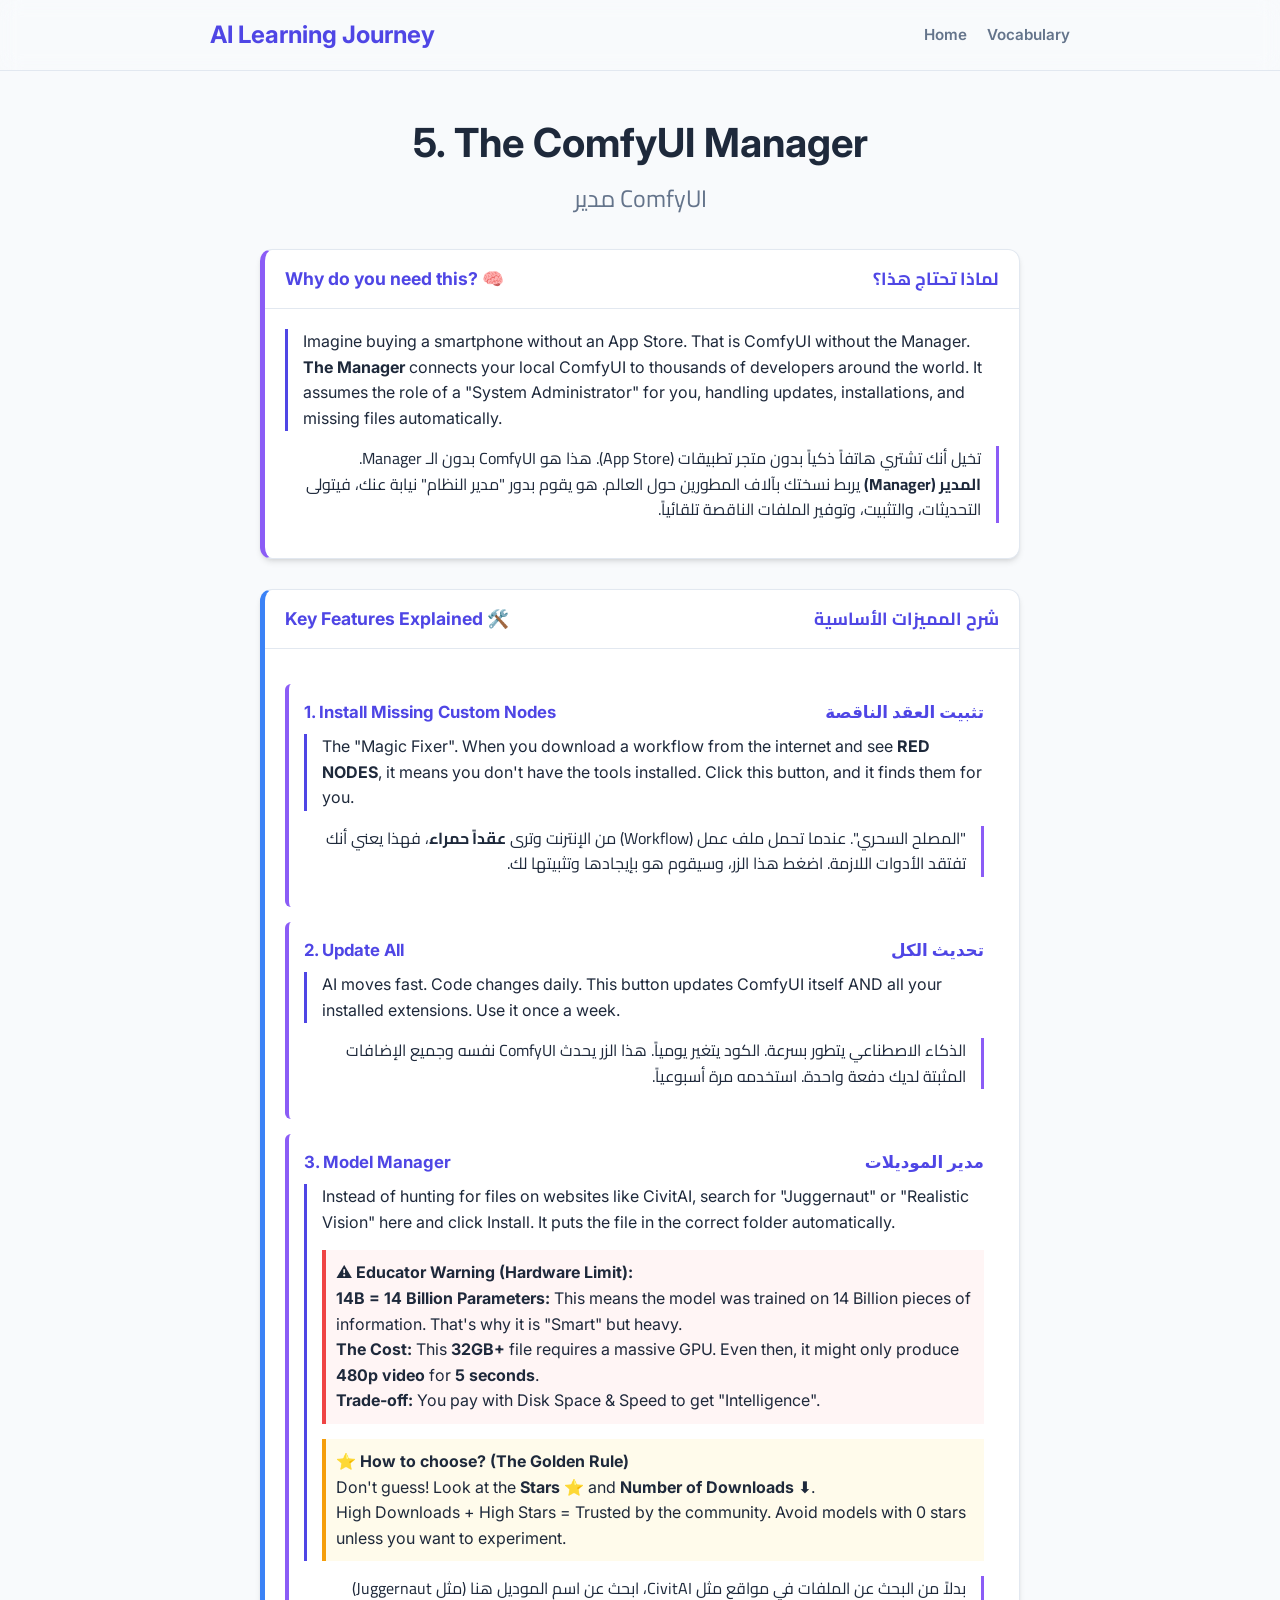
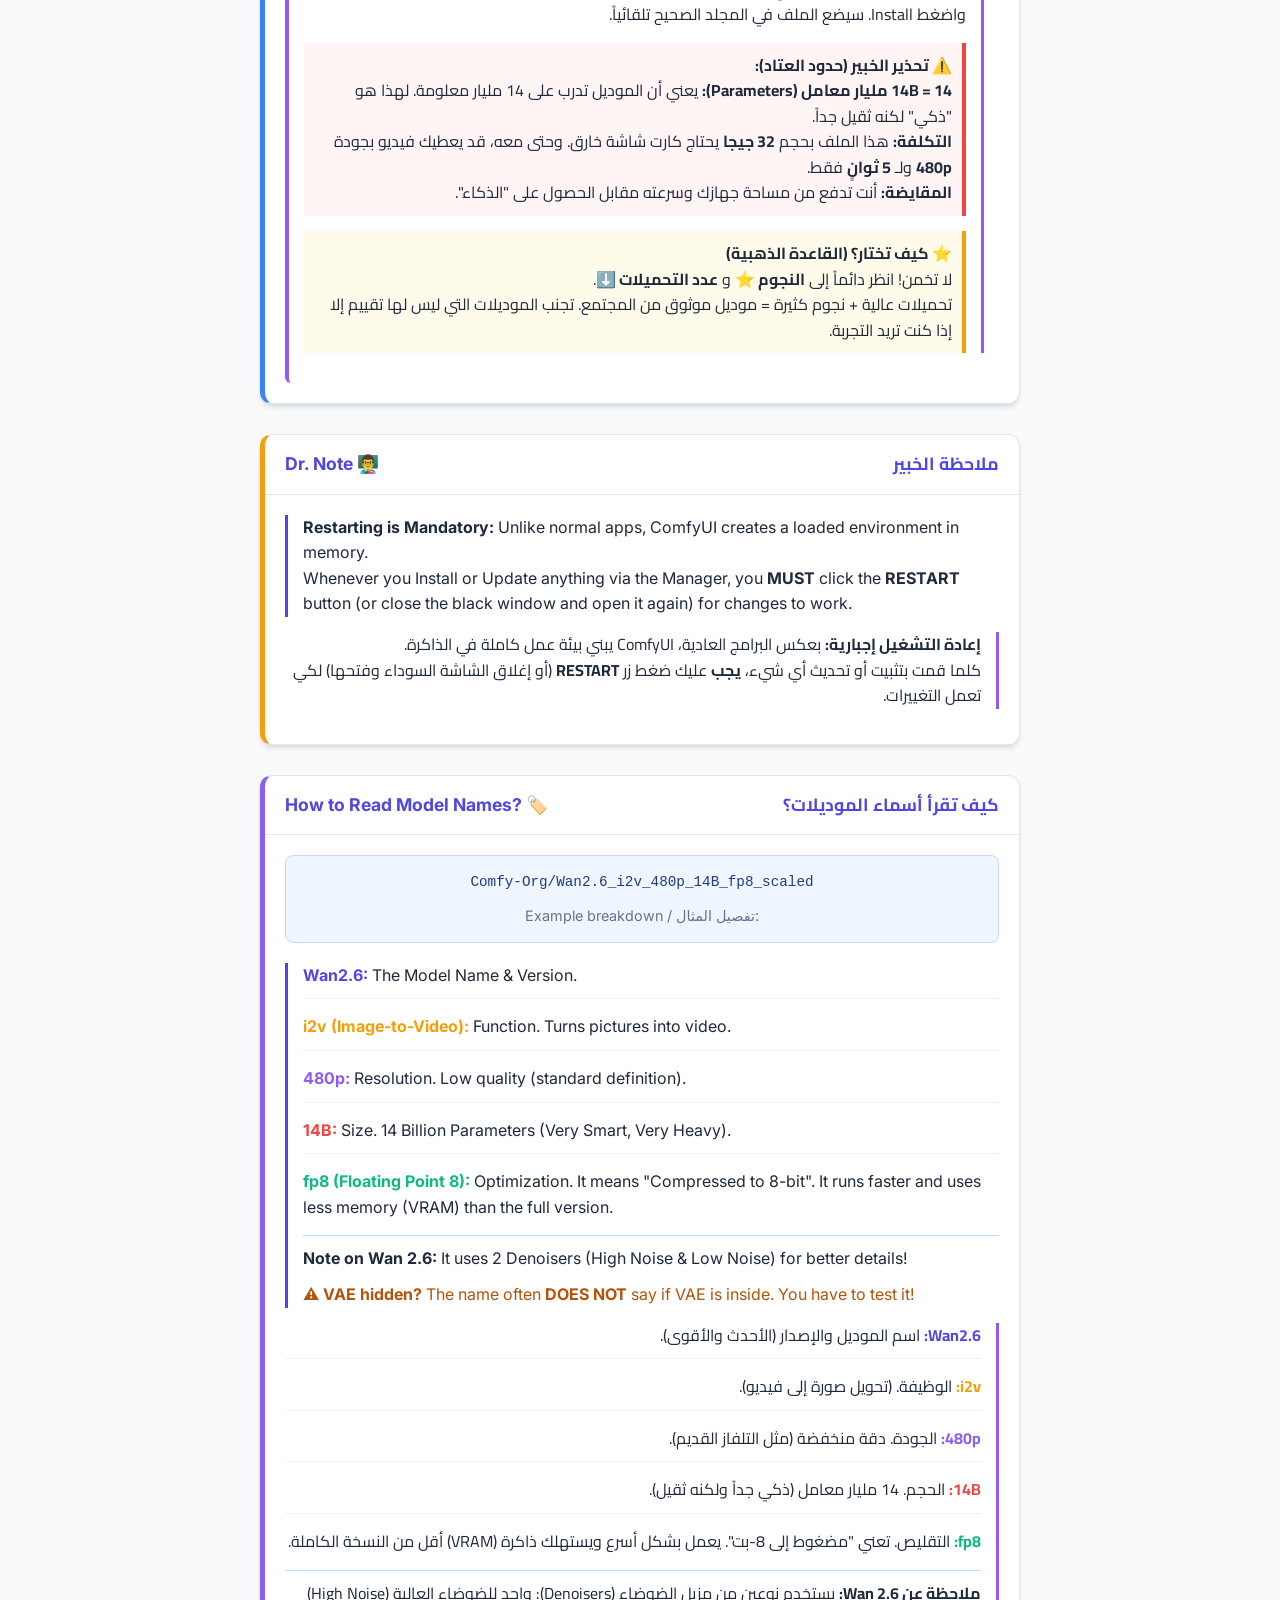
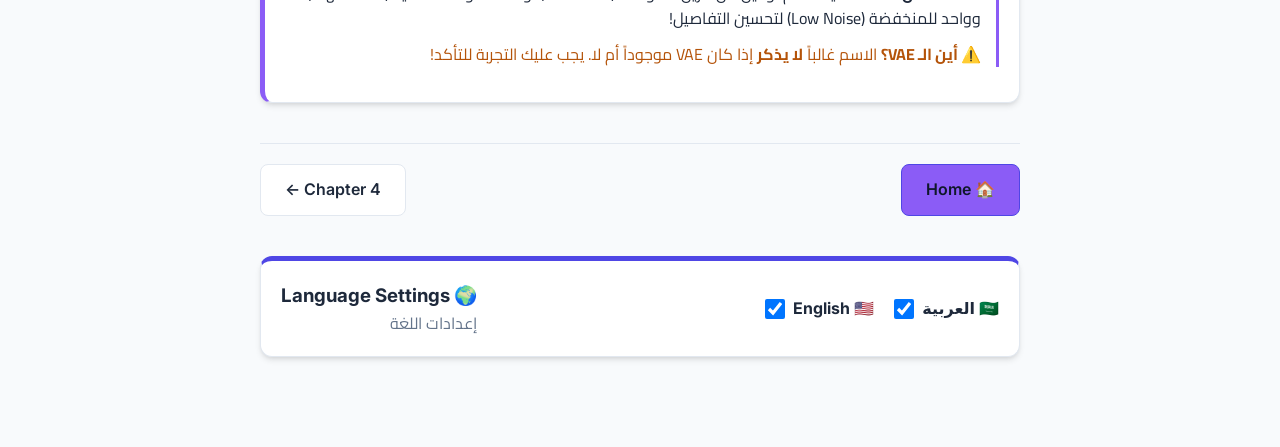
<file: 05_ComfyUI_Manager.html>
<!DOCTYPE html>
<html lang="en">

<head>
    <meta charset="UTF-8">
    <meta name="viewport" content="width=device-width, initial-scale=1.0">
    <title>Chapter 5: The Manager - AI Learning Journey</title>
    <link rel="preconnect" href="https://fonts.googleapis.com">
    <link rel="preconnect" href="https://fonts.gstatic.com" crossorigin>
    <link
        href="https://fonts.googleapis.com/css2?family=Cairo:wght@400;600;700&family=Inter:wght@400;600;700&display=swap"
        rel="stylesheet">
    <link rel="stylesheet" href="styles.css">
</head>

<body>

    <nav class="navbar">
        <div class="nav-container">
            <a href="index.html" class="nav-logo">AI Learning Journey</a>
            <div class="nav-links">
                <a href="index.html">Home</a>
                <a href="vocabulary.html">Vocabulary</a>
            </div>
        </div>
    </nav>

    <div class="container">

        <h1>5. The ComfyUI Manager <span class="arabic-title">مدير ComfyUI</span></h1>

        <!-- The "Why" - Educator Style -->
        <div class="card" style="border-left: 5px solid #8b5cf6;">
            <div class="card-header">
                <span class="card-title">Why do you need this? 🧠</span>
                <span class="card-title arabic-text">لماذا تحتاج هذا؟</span>
            </div>
            <div class="card-content">
                <div class="lang-section en">
                    <p>Imagine buying a smartphone without an App Store. That is ComfyUI without the Manager.</p>
                    <p><strong>The Manager</strong> connects your local ComfyUI to thousands of developers around the
                        world. It assumes the role of a "System Administrator" for you, handling updates, installations,
                        and missing files automatically.</p>
                </div>
                <div class="lang-section ar">
                    <p>تخيل أنك تشتري هاتفاً ذكياً بدون متجر تطبيقات (App Store). هذا هو ComfyUI بدون الـ Manager.</p>
                    <p><strong>المدير (Manager)</strong> يربط نسختك بآلاف المطورين حول العالم. هو يقوم بدور "مدير
                        النظام" نيابة عنك، فيتولى التحديثات، والتثبيت، وتوفير الملفات الناقصة تلقائياً.</p>
                </div>
            </div>
        </div>

        <!-- Key Buttons Explained -->
        <div class="card" style="border-left: 5px solid #3b82f6;">
            <div class="card-header">
                <span class="card-title">Key Features Explained 🛠️</span>
                <span class="card-title arabic-text">شرح المميزات الأساسية</span>
            </div>
            <div class="card-content">

                <!-- Install Missing Nodes -->
                <div class="example-box">
                    <div class="definition">
                        <strong>1. Install Missing Custom Nodes</strong> <span style="float:right">تثبيت العقد
                            الناقصة</span>
                    </div>
                    <div class="lang-section en">
                        The "Magic Fixer". When you download a workflow from the internet and see <strong>RED
                            NODES</strong>, it means you don't have the tools installed. Click this button, and it finds
                        them for you.
                    </div>
                    <div class="lang-section ar">
                        "المصلح السحري". عندما تحمل ملف عمل (Workflow) من الإنترنت وترى <strong>عقداً حمراء</strong>،
                        فهذا يعني أنك تفتقد الأدوات اللازمة. اضغط هذا الزر، وسيقوم هو بإيجادها وتثبيتها لك.
                    </div>
                </div>

                <!-- Update All -->
                <div class="example-box">
                    <div class="definition">
                        <strong>2. Update All</strong> <span style="float:right">تحديث الكل</span>
                    </div>
                    <div class="lang-section en">
                        AI moves fast. Code changes daily. This button updates ComfyUI itself AND all your installed
                        extensions. Use it once a week.
                    </div>
                    <div class="lang-section ar">
                        الذكاء الاصطناعي يتطور بسرعة. الكود يتغير يومياً. هذا الزر يحدث ComfyUI نفسه وجميع الإضافات
                        المثبتة لديك دفعة واحدة. استخدمه مرة أسبوعياً.
                    </div>
                </div>

                <!-- Model Manager -->
                <div class="example-box">
                    <div class="definition">
                        <strong>3. Model Manager</strong> <span style="float:right">مدير الموديلات</span>
                    </div>
                    <div class="lang-section en">
                        <p>Instead of hunting for files on websites like CivitAI, search for "Juggernaut" or "Realistic
                            Vision" here and click Install. It puts the file in the correct folder automatically.</p>

                        <!-- Added Educator Warning -->
                        <div
                            style="margin-top: 15px; padding: 10px; border-left: 4px solid #ef4444; background: #fff5f5;">
                            <strong>⚠️ Educator Warning (Hardware Limit):</strong>
                            <p><strong>14B = 14 Billion Parameters:</strong> This means the model was trained on 14
                                Billion pieces of information. That's why it is "Smart" but heavy.</p>
                            <p><strong>The Cost:</strong> This <strong>32GB+</strong> file requires a massive GPU. Even
                                then, it might only produce <strong>480p video</strong> for <strong>5 seconds</strong>.
                            </p>
                            <p><strong>Trade-off:</strong> You pay with Disk Space & Speed to get "Intelligence".</p>
                        </div>

                        <!-- Added Selection Rule -->
                        <div
                            style="margin-top: 15px; padding: 10px; border-left: 4px solid #f59e0b; background: #fffbeb;">
                            <strong>⭐ How to choose? (The Golden Rule)</strong>
                            <p>Don't guess! Look at the <strong>Stars ⭐</strong> and <strong>Number of Downloads
                                    ⬇️</strong>.</p>
                            <p>High Downloads + High Stars = Trusted by the community. Avoid models with 0 stars unless
                                you
                                want to experiment.</p>
                        </div>
                    </div>

                    <div class="lang-section ar">
                        <p>بدلاً من البحث عن الملفات في مواقع مثل CivitAI، ابحث عن اسم الموديل هنا (مثل Juggernaut)
                            واضغط
                            Install. سيضع الملف في المجلد الصحيح تلقائياً.</p>

                        <!-- Added Educator Warning Arabic -->
                        <div
                            style="margin-top: 15px; padding: 10px; border-right: 4px solid #ef4444; background: #fff5f5;">
                            <strong>⚠️ تحذير الخبير (حدود العتاد):</strong>
                            <p><strong>14B = 14 مليار معامل (Parameters):</strong> يعني أن الموديل تدرب على 14 مليار
                                معلومة. لهذا هو "ذكي" لكنه ثقيل جداً.</p>
                            <p><strong>التكلفة:</strong> هذا الملف بحجم <strong>32 جيجا</strong> يحتاج كارت شاشة خارق.
                                وحتى معه، قد يعطيك فيديو بجودة <strong>480p</strong> ولـ <strong>5 ثوانٍ</strong> فقط.
                            </p>
                            <p><strong>المقايضة:</strong> أنت تدفع من مساحة جهازك وسرعته مقابل الحصول على "الذكاء".</p>
                        </div>

                        <!-- Added Selection Rule Arabic -->
                        <div
                            style="margin-top: 15px; padding: 10px; border-right: 4px solid #f59e0b; background: #fffbeb;">
                            <strong>⭐ كيف تختار؟ (القاعدة الذهبية)</strong>
                            <p>لا تخمن! انظر دائماً إلى <strong>النجوم ⭐</strong> و <strong>عدد التحميلات ⬇️</strong>.
                            </p>
                            <p>تحميلات عالية + نجوم كثيرة = موديل موثوق من المجتمع. تجنب الموديلات التي ليس لها تقييم
                                إلا
                                إذا كنت تريد التجربة.</p>
                        </div>
                    </div>
                </div> <!-- End Example Box -->

            </div> <!-- End Card Content -->
        </div> <!-- End Key Features Card -->

        <!-- Pro Tip / Dr Note -->
        <div class="card" style="border-left: 5px solid #f59e0b;">
            <div class="card-header">
                <span class="card-title">Dr. Note 👨‍🏫</span>
                <span class="card-title arabic-text">ملاحظة الخبير</span>
            </div>
            <div class="card-content">
                <div class="lang-section en">
                    <p><strong>Restarting is Mandatory:</strong> Unlike normal apps, ComfyUI creates a loaded
                        environment in memory.</p>
                    <p>Whenever you Install or Update anything via the Manager, you <strong>MUST</strong> click the
                        <strong>RESTART</strong> button (or close the black window and open it again) for changes to
                        work.
                    </p>
                </div>
                <div class="lang-section ar">
                    <p><strong>إعادة التشغيل إجبارية:</strong> بعكس البرامج العادية، ComfyUI يبني بيئة عمل كاملة في
                        الذاكرة.</p>
                    <p>كلما قمت بتثبيت أو تحديث أي شيء، <strong>يجب</strong> عليك ضغط زر <strong>RESTART</strong> (أو
                        إغلاق الشاشة السوداء وفتحها) لكي تعمل التغييرات.</p>
                </div>
            </div>
        </div>

        <!-- How to Read Model Names -->
        <div class="card" style="border-left: 5px solid #8b5cf6; margin-top: 30px;">
            <div class="card-header">
                <span class="card-title">How to Read Model Names? 🏷️</span>
                <span class="card-title arabic-text">كيف تقرأ أسماء الموديلات؟</span>
            </div>
            <div class="card-content">
                <div
                    style="background: #eff6ff; padding: 15px; border-radius: 8px; border: 1px solid #bfdbfe; margin-bottom: 20px;">
                    <code
                        style="font-size: 1.1em; color: #1e3a8a; display: block; text-align: center; margin-bottom: 10px;">
                            Comfy-Org/Wan2.6_i2v_480p_14B_fp8_scaled
                    </code>
                    <p style="text-align: center; color: var(--text-muted); font-size: 0.9rem;">Example breakdown /
                        تفصيل المثال:</p>
                </div>

                <div class="lang-section en">
                    <ul style="list-style: none; padding: 0;">
                        <li style="margin-bottom: 15px; border-bottom: 1px solid #eee; padding-bottom: 10px;">
                            <strong style="color: var(--primary-color);">Wan2.6:</strong> The Model Name & Version.
                        </li>
                        <li style="margin-bottom: 15px; border-bottom: 1px solid #eee; padding-bottom: 10px;">
                            <strong style="color: #f59e0b;">i2v (Image-to-Video):</strong> Function. Turns pictures into
                            video.
                        </li>
                        <li style="margin-bottom: 15px; border-bottom: 1px solid #eee; padding-bottom: 10px;">
                            <strong style="color: #8b5cf6;">480p:</strong> Resolution. Low quality (standard
                            definition).
                        </li>
                        <li style="margin-bottom: 15px; border-bottom: 1px solid #eee; padding-bottom: 10px;">
                            <strong style="color: #ef4444;">14B:</strong> Size. 14 Billion Parameters (Very Smart, Very
                            Heavy).
                        </li>
                        <li>
                            <strong style="color: #10b981;">fp8 (Floating Point 8):</strong> Optimization. It means
                            "Compressed to 8-bit". It runs faster and uses less memory (VRAM) than the full version.
                        </li>
                        <li style="margin-top: 15px; border-top: 1px solid #bfdbfe; padding-top: 10px;">
                            <strong>Note on Wan 2.6:</strong> It uses 2 Denoisers (High Noise & Low Noise) for better
                            details!
                        </li>
                        <li style="margin-top: 10px; color: #b45309;">
                            <strong>⚠️ VAE hidden?</strong> The name often <strong>DOES NOT</strong> say if VAE is
                            inside. You have to test it!
                        </li>
                    </ul>
                </div>

                <div class="lang-section ar">
                    <ul style="list-style: none; padding: 0;">
                        <li style="margin-bottom: 15px; border-bottom: 1px solid #eee; padding-bottom: 10px;">
                            <strong style="color: var(--primary-color);">Wan2.6:</strong> اسم الموديل والإصدار (الأحدث
                            والأقوى).
                        </li>
                        <li style="margin-bottom: 15px; border-bottom: 1px solid #eee; padding-bottom: 10px;">
                            <strong style="color: #f59e0b;">i2v:</strong> الوظيفة. (تحويل صورة إلى فيديو).
                        </li>
                        <li style="margin-bottom: 15px; border-bottom: 1px solid #eee; padding-bottom: 10px;">
                            <strong style="color: #8b5cf6;">480p:</strong> الجودة. دقة منخفضة (مثل التلفاز القديم).
                        </li>
                        <li style="margin-bottom: 15px; border-bottom: 1px solid #eee; padding-bottom: 10px;">
                            <strong style="color: #ef4444;">14B:</strong> الحجم. 14 مليار معامل (ذكي جداً ولكنه ثقيل).
                        </li>
                        <li>
                            <strong style="color: #10b981;">fp8:</strong> التقليص. تعني "مضغوط إلى 8-بت". يعمل بشكل أسرع
                            ويستهلك ذاكرة (VRAM) أقل من النسخة الكاملة.
                        </li>
                        <li style="margin-top: 15px; border-top: 1px solid #bfdbfe; padding-top: 10px;">
                            <strong>ملاحظة عن Wan 2.6:</strong> يستخدم نوعين من مزيل الضوضاء (Denoisers): واحد للضوضاء
                            العالية (High Noise) وواحد للمنخفضة (Low Noise) لتحسين التفاصيل!
                        </li>
                        <li style="margin-top: 10px; color: #b45309;">
                            <strong>⚠️ أين الـ VAE؟</strong> الاسم غالباً <strong>لا يذكر</strong> إذا كان VAE موجوداً
                            أم لا. يجب عليك التجربة للتأكد!
                        </li>
                    </ul>
                </div>
            </div>
        </div>

        <!-- Navigation Buttons -->
        <div class="nav-buttons">
            <a href="04_ComfyUI.html" class="btn-nav btn-prev">← Chapter 4</a>
            <a href="index.html" class="btn-nav btn-next" style="background-color: var(--secondary-color);">Home 🏠</a>
        </div>

        <!-- Language Settings -->
        <div class="card" style="margin-top: 40px; border-top: 5px solid var(--primary-color); padding: 20px;">
            <div style="display: flex; justify-content: space-between; align-items: center;">
                <div>
                    <h3 style="margin: 0;">Language Settings 🌍</h3>
                    <p class="arabic-text" style="margin: 0; color: var(--text-muted);">إعدادات اللغة</p>
                </div>
                <div style="display: flex; gap: 20px;">
                    <label style="cursor: pointer; display: flex; align-items: center; gap: 8px; font-weight: bold;">
                        <input type="checkbox" id="toggle-en" checked style="width: 20px; height: 20px;">
                        English 🇺🇸
                    </label>
                    <label style="cursor: pointer; display: flex; align-items: center; gap: 8px; font-weight: bold;">
                        <input type="checkbox" id="toggle-ar" checked style="width: 20px; height: 20px;">
                        العربية 🇸🇦
                    </label>
                </div>
            </div>
        </div>

    </div> <!-- Close Container -->

    <!-- Persistent Language Script -->
    <script>
        const enCheckbox = document.getElementById('toggle-en');
        const arCheckbox = document.getElementById('toggle-ar');
        const body = document.body;

        function applyLanguageSettings() {
            const showEn = localStorage.getItem('show-en') !== 'false';
            const showAr = localStorage.getItem('show-ar') !== 'false';
            enCheckbox.checked = showEn;
            arCheckbox.checked = showAr;
            if (!showEn) body.classList.add('hide-en'); else body.classList.remove('hide-en');
            if (!showAr) body.classList.add('hide-ar'); else body.classList.remove('hide-ar');
        }

        enCheckbox.addEventListener('change', (e) => { localStorage.setItem('show-en', e.target.checked); applyLanguageSettings(); });
        arCheckbox.addEventListener('change', (e) => { localStorage.setItem('show-ar', e.target.checked); applyLanguageSettings(); });
        applyLanguageSettings();
    </script>

</body>

</html>
</file>
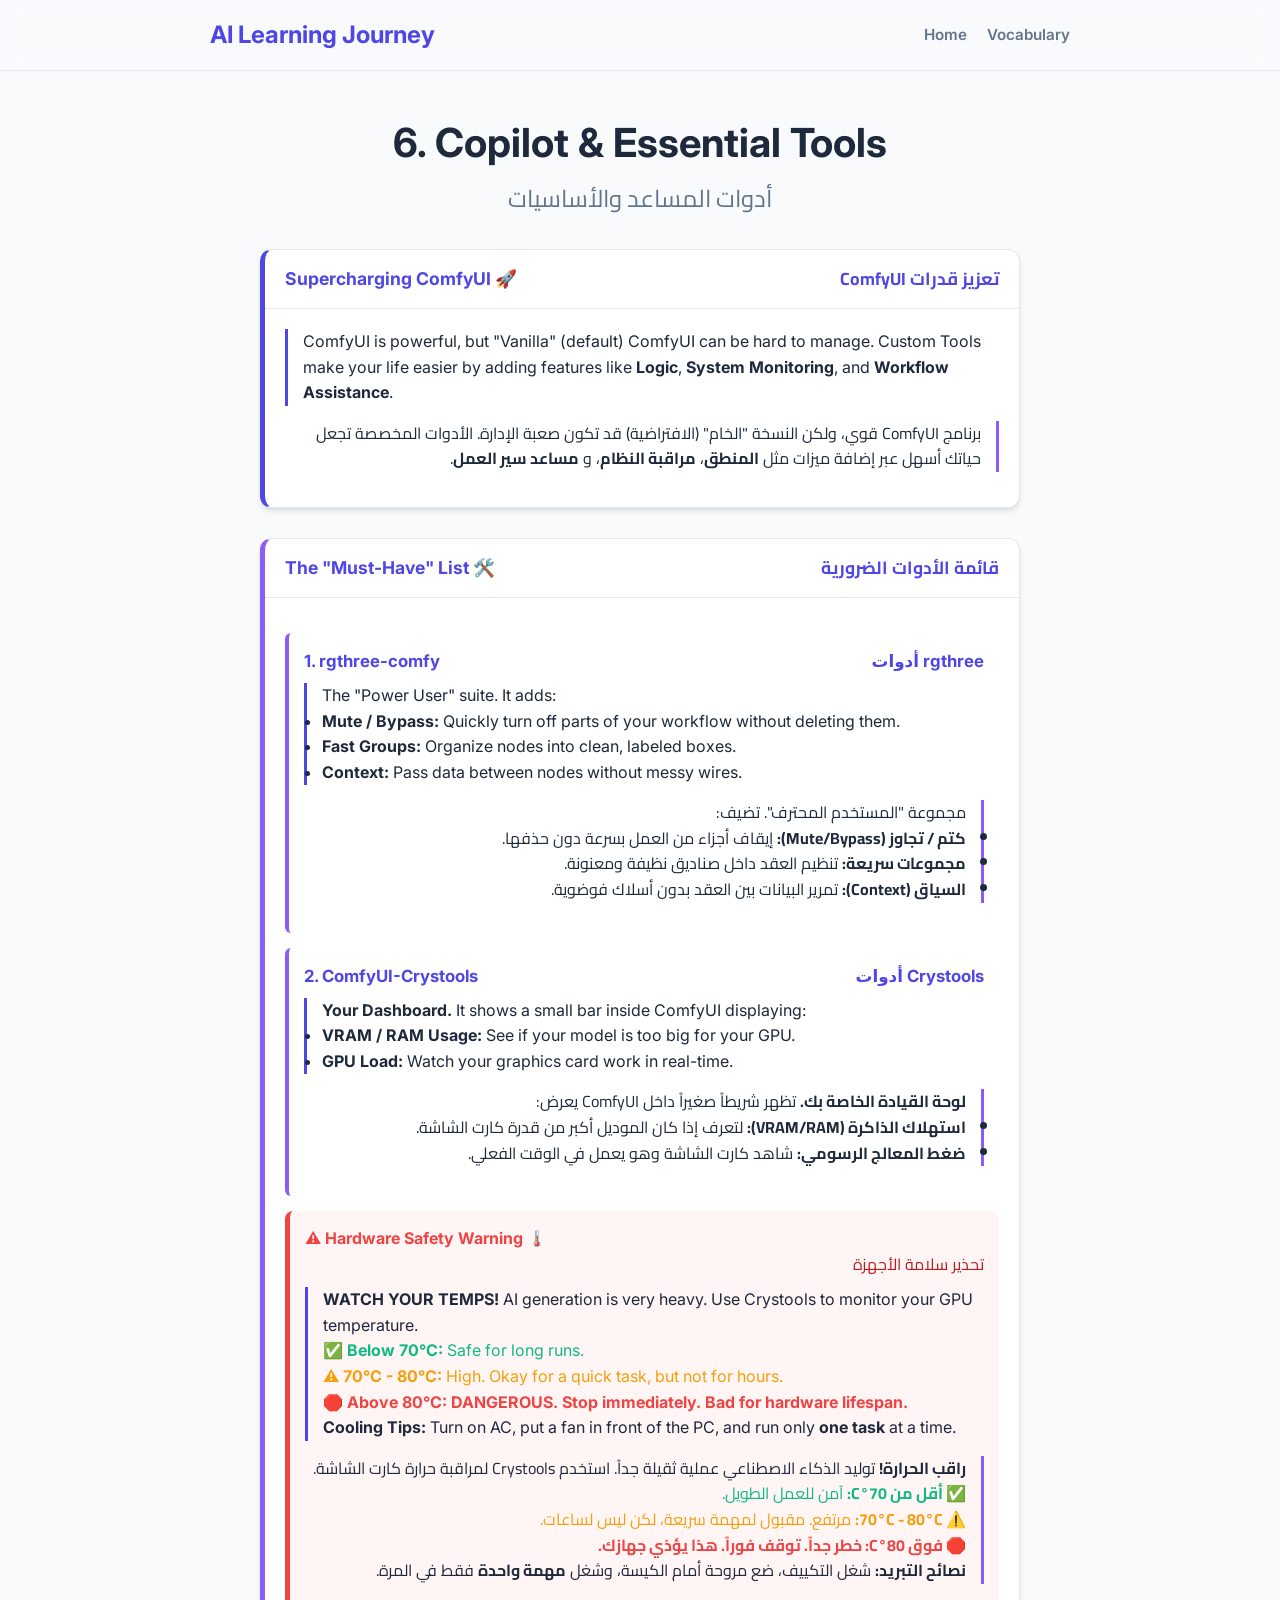
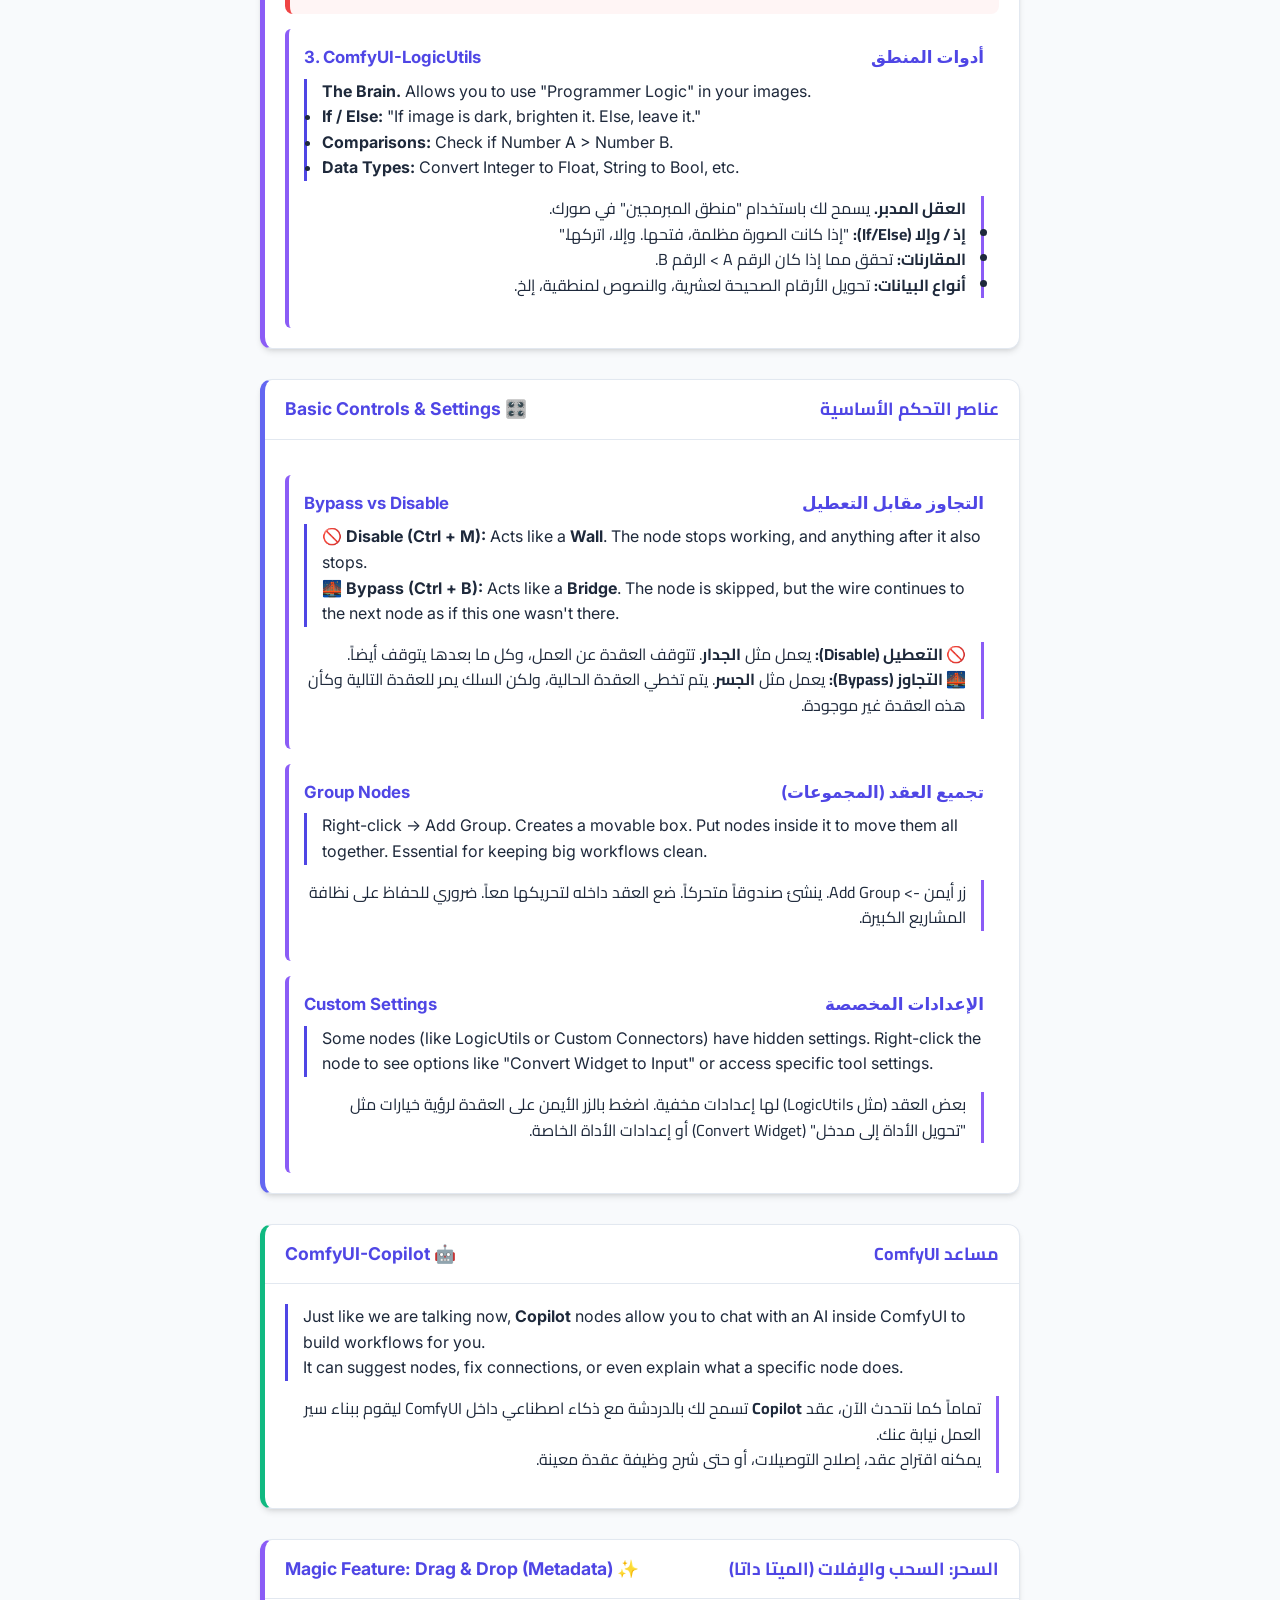
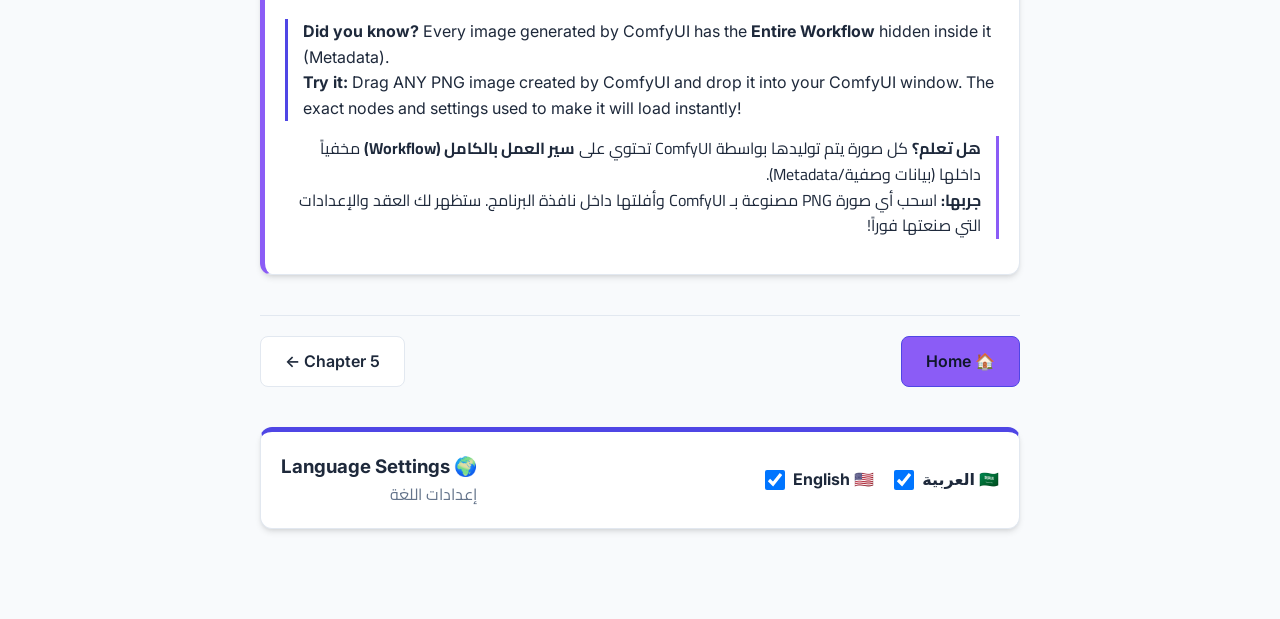
<file: 06_Copilot_and_Tools.html>
<!DOCTYPE html>
<html lang="en">

<head>
    <meta charset="UTF-8">
    <meta name="viewport" content="width=device-width, initial-scale=1.0">
    <title>Chapter 6: Copilot & Tools - AI Learning Journey</title>
    <link rel="preconnect" href="https://fonts.googleapis.com">
    <link rel="preconnect" href="https://fonts.gstatic.com" crossorigin>
    <link
        href="https://fonts.googleapis.com/css2?family=Cairo:wght@400;600;700&family=Inter:wght@400;600;700&display=swap"
        rel="stylesheet">
    <link rel="stylesheet" href="styles.css">
</head>

<body>

    <nav class="navbar">
        <div class="nav-container">
            <a href="index.html" class="nav-logo">AI Learning Journey</a>
            <div class="nav-links">
                <a href="index.html">Home</a>
                <a href="vocabulary.html">Vocabulary</a>
            </div>
        </div>
    </nav>

    <div class="container">

        <h1>6. Copilot & Essential Tools <span class="arabic-title">أدوات المساعد والأساسيات</span></h1>

        <!-- Intro -->
        <div class="card" style="border-left: 5px solid var(--primary-color);">
            <div class="card-header">
                <span class="card-title">Supercharging ComfyUI 🚀</span>
                <span class="card-title arabic-text">تعزيز قدرات ComfyUI</span>
            </div>
            <div class="card-content">
                <div class="lang-section en">
                    <p>ComfyUI is powerful, but "Vanilla" (default) ComfyUI can be hard to manage. Custom Tools make
                        your life easier by adding features like <strong>Logic</strong>, <strong>System
                            Monitoring</strong>, and <strong>Workflow Assistance</strong>.</p>
                </div>
                <div class="lang-section ar">
                    <p>برنامج ComfyUI قوي، ولكن النسخة "الخام" (الافتراضية) قد تكون صعبة الإدارة. الأدوات المخصصة تجعل
                        حياتك أسهل عبر إضافة ميزات مثل <strong>المنطق</strong>، <strong>مراقبة النظام</strong>، و
                        <strong>مساعد سير العمل</strong>.
                    </p>
                </div>
            </div>
        </div>

        <!-- The Tools List -->
        <div class="card" style="border-left: 5px solid var(--secondary-color);">
            <div class="card-header">
                <span class="card-title">The "Must-Have" List 🛠️</span>
                <span class="card-title arabic-text">قائمة الأدوات الضرورية</span>
            </div>
            <div class="card-content">

                <!-- rgthree -->
                <div class="example-box">
                    <div class="definition">
                        <strong>1. rgthree-comfy</strong> <span style="float:right">أدوات rgthree</span>
                    </div>
                    <div class="lang-section en">
                        <p>The "Power User" suite. It adds:</p>
                        <ul>
                            <li><strong>Mute / Bypass:</strong> Quickly turn off parts of your workflow without deleting
                                them.</li>
                            <li><strong>Fast Groups:</strong> Organize nodes into clean, labeled boxes.</li>
                            <li><strong>Context:</strong> Pass data between nodes without messy wires.</li>
                        </ul>
                    </div>
                    <div class="lang-section ar">
                        <p>مجموعة "المستخدم المحترف". تضيف:</p>
                        <ul>
                            <li><strong>كتم / تجاوز (Mute/Bypass):</strong> إيقاف أجزاء من العمل بسرعة دون حذفها.</li>
                            <li><strong>مجموعات سريعة:</strong> تنظيم العقد داخل صناديق نظيفة ومعنونة.</li>
                            <li><strong>السياق (Context):</strong> تمرير البيانات بين العقد بدون أسلاك فوضوية.</li>
                        </ul>
                    </div>
                </div>

                <!-- Crystools -->
                <div class="example-box">
                    <div class="definition">
                        <strong>2. ComfyUI-Crystools</strong> <span style="float:right">أدوات Crystools</span>
                    </div>
                    <div class="lang-section en">
                        <p><strong>Your Dashboard.</strong> It shows a small bar inside ComfyUI displaying:</p>
                        <ul>
                            <li><strong>VRAM / RAM Usage:</strong> See if your model is too big for your GPU.</li>
                            <li><strong>GPU Load:</strong> Watch your graphics card work in real-time.</li>
                        </ul>
                    </div>
                    <div class="lang-section ar">
                        <p><strong>لوحة القيادة الخاصة بك.</strong> تظهر شريطاً صغيراً داخل ComfyUI يعرض:</p>
                        <ul>
                            <li><strong>استهلاك الذاكرة (VRAM/RAM):</strong> لتعرف إذا كان الموديل أكبر من قدرة كارت
                                الشاشة.</li>
                            <li><strong>ضغط المعالج الرسومي:</strong> شاهد كارت الشاشة وهو يعمل في الوقت الفعلي.</li>
                        </ul>
                    </div>
                </div>

                <!-- Temperature Warning -->
                <div
                    style="margin-top: 15px; padding: 15px; border-left: 5px solid #ef4444; background: #fff5f5; border-radius: 8px;">
                    <h4 style="color: #ef4444; margin-top: 0;">⚠️ Hardware Safety Warning 🌡️</h4>
                    <p class="arabic-text" style="color: #b91c1c; margin-bottom: 10px;">تحذير سلامة الأجهزة</p>

                    <div class="lang-section en">
                        <p><strong>WATCH YOUR TEMPS!</strong> AI generation is very heavy. Use Crystools to monitor your
                            GPU temperature.</p>
                        <ul style="list-style: none; padding: 0;">
                            <li style="color: #10b981;"><strong>✅ Below 70°C:</strong> Safe for long runs.</li>
                            <li style="color: #f59e0b;"><strong>⚠️ 70°C - 80°C:</strong> High. Okay for a quick task,
                                but not for hours.</li>
                            <li style="color: #ef4444; font-weight: bold;"><strong>🛑 Above 80°C:</strong> DANGEROUS.
                                Stop immediately. Bad for hardware lifespan.</li>
                        </ul>
                        <p><strong>Cooling Tips:</strong> Turn on AC, put a fan in front of the PC, and run only
                            <strong>one task</strong> at a time.
                        </p>
                    </div>

                    <div class="lang-section ar">
                        <p><strong>راقب الحرارة!</strong> توليد الذكاء الاصطناعي عملية ثقيلة جداً. استخدم Crystools
                            لمراقبة حرارة كارت الشاشة.</p>
                        <ul style="list-style: none; padding: 0;">
                            <li style="color: #10b981;"><strong>✅ أقل من 70°C:</strong> آمن للعمل الطويل.</li>
                            <li style="color: #f59e0b;"><strong>⚠️ 70°C - 80°C:</strong> مرتفع. مقبول لمهمة سريعة، لكن
                                ليس لساعات.</li>
                            <li style="color: #ef4444; font-weight: bold;"><strong>🛑 فوق 80°C:</strong> خطر جداً. توقف
                                فوراً. هذا يؤذي جهازك.</li>
                        </ul>
                        <p><strong>نصائح التبريد:</strong> شغل التكييف، ضع مروحة أمام الكيسة، وشغل <strong>مهمة
                                واحدة</strong> فقط في المرة.</p>
                    </div>
                </div>

                <!-- LogicUtils -->
                <div class="example-box">
                    <div class="definition">
                        <strong>3. ComfyUI-LogicUtils</strong> <span style="float:right">أدوات المنطق</span>
                    </div>
                    <div class="lang-section en">
                        <p><strong>The Brain.</strong> Allows you to use "Programmer Logic" in your images.</p>
                        <ul>
                            <li><strong>If / Else:</strong> "If image is dark, brighten it. Else, leave it."</li>
                            <li><strong>Comparisons:</strong> Check if Number A > Number B.</li>
                            <li><strong>Data Types:</strong> Convert Integer to Float, String to Bool, etc.</li>
                        </ul>
                    </div>
                    <div class="lang-section ar">
                        <p><strong>العقل المدبر.</strong> يسمح لك باستخدام "منطق المبرمجين" في صورك.</p>
                        <ul>
                            <li><strong>إذ / وإلا (If/Else):</strong> "إذا كانت الصورة مظلمة، فتحها. وإلا، اتركها."</li>
                            <li><strong>المقارنات:</strong> تحقق مما إذا كان الرقم A > الرقم B.</li>
                            <li><strong>أنواع البيانات:</strong> تحويل الأرقام الصحيحة لعشرية، والنصوص لمنطقية، إلخ.
                            </li>
                        </ul>
                    </div>
                </div>

            </div>
        </div>

        <!-- Workflow Management Section -->
        <div class="card" style="border-left: 5px solid #6366f1;">
            <div class="card-header">
                <span class="card-title">Basic Controls & Settings 🎛️</span>
                <span class="card-title arabic-text">عناصر التحكم الأساسية</span>
            </div>
            <div class="card-content">

                <!-- Bypass vs Disable -->
                <div class="example-box">
                    <div class="definition">
                        <strong>Bypass vs Disable</strong> <span style="float:right">التجاوز مقابل التعطيل</span>
                    </div>
                    <div class="lang-section en">
                        <p><strong>🚫 Disable (Ctrl + M):</strong> Acts like a <strong>Wall</strong>. The node stops
                            working, and anything after it also stops.</p>
                        <p><strong>🌉 Bypass (Ctrl + B):</strong> Acts like a <strong>Bridge</strong>. The node is
                            skipped, but the wire continues to the next node as if this one wasn't there.</p>
                    </div>
                    <div class="lang-section ar">
                        <p><strong>🚫 التعطيل (Disable):</strong> يعمل مثل <strong>الجدار</strong>. تتوقف العقدة عن
                            العمل، وكل ما بعدها يتوقف أيضاً.</p>
                        <p><strong>🌉 التجاوز (Bypass):</strong> يعمل مثل <strong>الجسر</strong>. يتم تخطي العقدة
                            الحالية، ولكن السلك يمر للعقدة التالية وكأن هذه العقدة غير موجودة.</p>
                    </div>
                </div>

                <!-- Groups -->
                <div class="example-box">
                    <div class="definition">
                        <strong>Group Nodes</strong> <span style="float:right">تجميع العقد (المجموعات)</span>
                    </div>
                    <div class="lang-section en">
                        <p>Right-click -> Add Group. Creates a movable box. Put nodes inside it to move them all
                            together. Essential for keeping big workflows clean.</p>
                    </div>
                    <div class="lang-section ar">
                        <p>زر أيمن -> Add Group. ينشئ صندوقاً متحركاً. ضع العقد داخله لتحريكها معاً. ضروري للحفاظ على
                            نظافة المشاريع الكبيرة.</p>
                    </div>
                </div>

                <!-- Custom Settings -->
                <div class="example-box">
                    <div class="definition">
                        <strong>Custom Settings</strong> <span style="float:right">الإعدادات المخصصة</span>
                    </div>
                    <div class="lang-section en">
                        <p>Some nodes (like LogicUtils or Custom Connectors) have hidden settings. Right-click the node
                            to see options like "Convert Widget to Input" or access specific tool settings.</p>
                    </div>
                    <div class="lang-section ar">
                        <p>بعض العقد (مثل LogicUtils) لها إعدادات مخفية. اضغط بالزر الأيمن على العقدة لرؤية خيارات مثل
                            "تحويل الأداة إلى مدخل" (Convert Widget) أو إعدادات الأداة الخاصة.</p>
                    </div>
                </div>

            </div>
        </div>

        <!-- Copilot Section -->
        <div class="card" style="border-left: 5px solid #10b981;">
            <div class="card-header">
                <span class="card-title">ComfyUI-Copilot 🤖</span>
                <span class="card-title arabic-text">مساعد ComfyUI</span>
            </div>
            <div class="card-content">
                <div class="lang-section en">
                    <p>Just like we are talking now, <strong>Copilot</strong> nodes allow you to chat with an AI inside
                        ComfyUI to build workflows for you.</p>
                    <p>It can suggest nodes, fix connections, or even explain what a specific node does.</p>
                </div>
                <div class="lang-section ar">
                    <p>تماماً كما نتحدث الآن، عقد <strong>Copilot</strong> تسمح لك بالدردشة مع ذكاء اصطناعي داخل ComfyUI
                        ليقوم ببناء سير العمل نيابة عنك.</p>
                    <p>يمكنه اقتراح عقد، إصلاح التوصيلات، أو حتى شرح وظيفة عقدة معينة.</p>
                </div>
            </div>
        </div>

        <!-- Metadata / Drag & Drop Tip -->
        <div class="card" style="border-left: 5px solid #8b5cf6;">
            <div class="card-header">
                <span class="card-title">Magic Feature: Drag & Drop (Metadata) ✨</span>
                <span class="card-title arabic-text">السحر: السحب والإفلات (الميتا داتا)</span>
            </div>
            <div class="card-content">
                <div class="lang-section en">
                    <p><strong>Did you know?</strong> Every image generated by ComfyUI has the <strong>Entire
                            Workflow</strong> hidden inside it (Metadata).</p>
                    <p><strong>Try it:</strong> Drag ANY PNG image created by ComfyUI and drop it into your ComfyUI
                        window.
                        The exact nodes and settings used to make it will load instantly!</p>
                </div>
                <div class="lang-section ar">
                    <p><strong>هل تعلم؟</strong> كل صورة يتم توليدها بواسطة ComfyUI تحتوي على <strong>سير العمل بالكامل
                            (Workflow)</strong> مخفياً داخلها (بيانات وصفية/Metadata).</p>
                    <p><strong>جربها:</strong> اسحب أي صورة PNG مصنوعة بـ ComfyUI وأفلتها داخل نافذة البرنامج. ستظهر لك
                        العقد والإعدادات التي صنعتها فوراً!</p>
                </div>
            </div>
        </div>

        <!-- Navigation Buttons -->
        <div class="nav-buttons">
            <a href="05_ComfyUI_Manager.html" class="btn-nav btn-prev">← Chapter 5</a>
            <a href="index.html" class="btn-nav btn-next" style="background-color: var(--secondary-color);">Home 🏠</a>
        </div>

        <!-- Language Settings -->
        <div class="card" style="margin-top: 40px; border-top: 5px solid var(--primary-color); padding: 20px;">
            <div style="display: flex; justify-content: space-between; align-items: center;">
                <div>
                    <h3 style="margin: 0;">Language Settings 🌍</h3>
                    <p class="arabic-text" style="margin: 0; color: var(--text-muted);">إعدادات اللغة</p>
                </div>
                <div style="display: flex; gap: 20px;">
                    <label style="cursor: pointer; display: flex; align-items: center; gap: 8px; font-weight: bold;">
                        <input type="checkbox" id="toggle-en" checked style="width: 20px; height: 20px;">
                        English 🇺🇸
                    </label>
                    <label style="cursor: pointer; display: flex; align-items: center; gap: 8px; font-weight: bold;">
                        <input type="checkbox" id="toggle-ar" checked style="width: 20px; height: 20px;">
                        العربية 🇸🇦
                    </label>
                </div>
            </div>

        </div>

        <!-- Persistent Language Script -->
        <script>
            const enCheckbox = document.getElementById('toggle-en');
            const arCheckbox = document.getElementById('toggle-ar');
            const body = document.body;

            function applyLanguageSettings() {
                const showEn = localStorage.getItem('show-en') !== 'false';
                const showAr = localStorage.getItem('show-ar') !== 'false';
                enCheckbox.checked = showEn;
                arCheckbox.checked = showAr;
                if (!showEn) body.classList.add('hide-en'); else body.classList.remove('hide-en');
                if (!showAr) body.classList.add('hide-ar'); else body.classList.remove('hide-ar');
            }

            enCheckbox.addEventListener('change', (e) => { localStorage.setItem('show-en', e.target.checked); applyLanguageSettings(); });
            arCheckbox.addEventListener('change', (e) => { localStorage.setItem('show-ar', e.target.checked); applyLanguageSettings(); });
            applyLanguageSettings();
        </script>
</body>

</html>
</file>
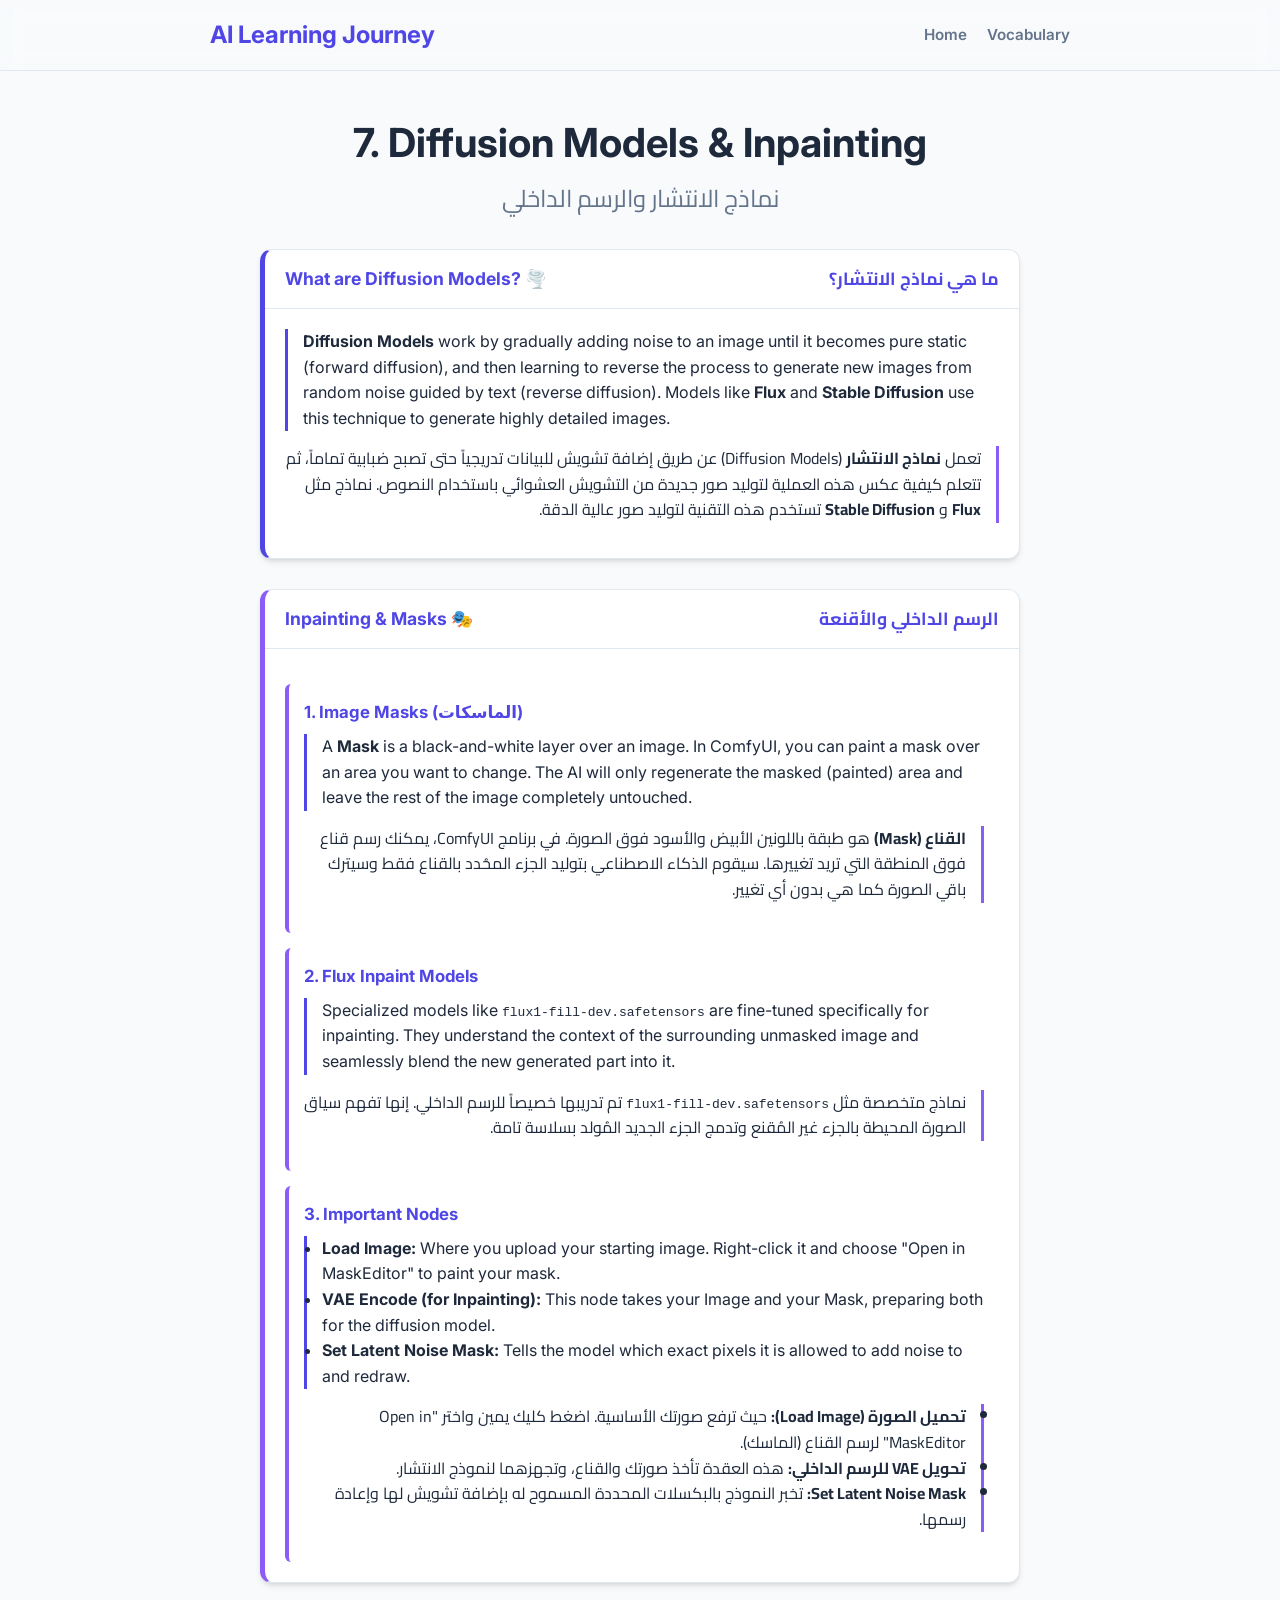
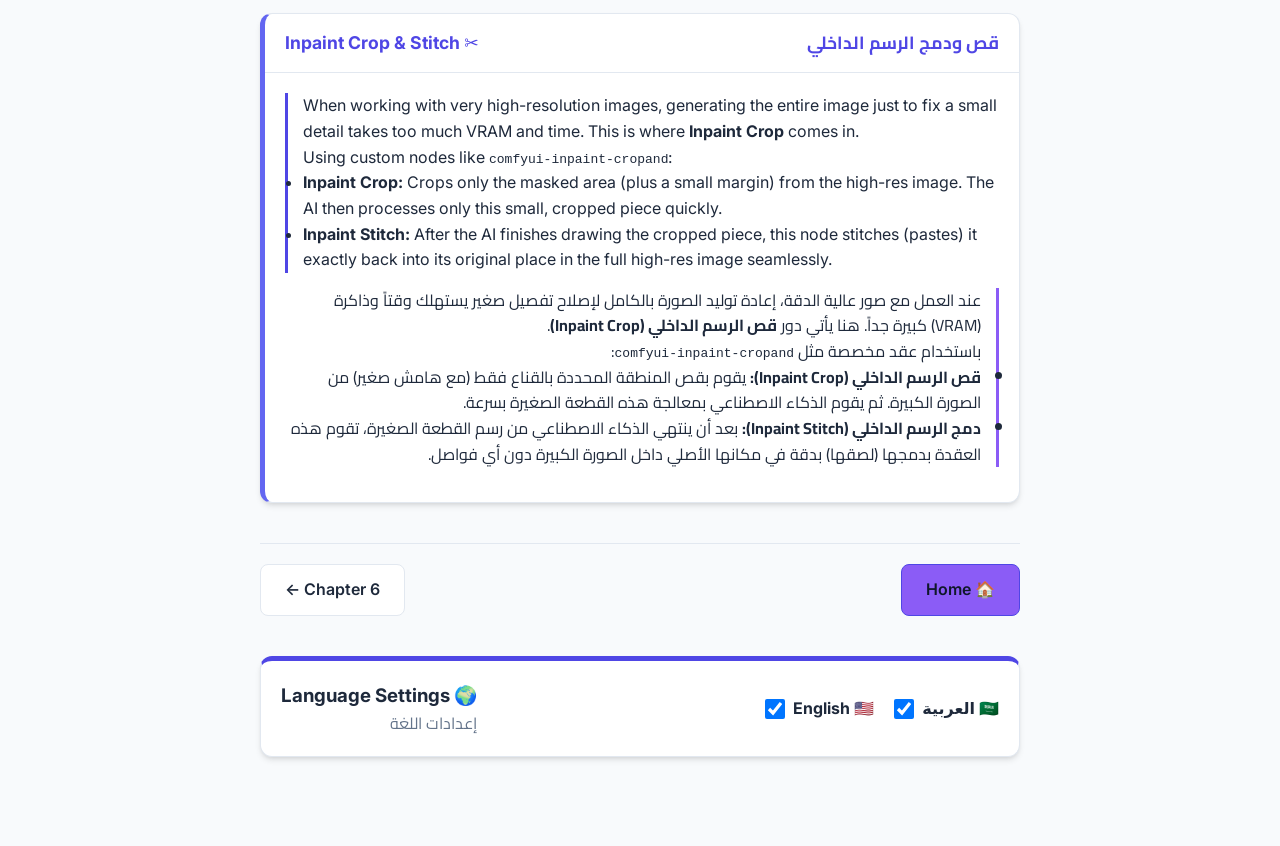
<file: 07_Diffusion_Models.html>
<!DOCTYPE html>
<html lang="en">

<head>
    <meta charset="UTF-8">
    <meta name="viewport" content="width=device-width, initial-scale=1.0">
    <title>Chapter 7: Diffusion Models & Inpainting - AI Learning Journey</title>
    <link rel="preconnect" href="https://fonts.googleapis.com">
    <link rel="preconnect" href="https://fonts.gstatic.com" crossorigin>
    <link
        href="https://fonts.googleapis.com/css2?family=Cairo:wght@400;600;700&family=Inter:wght@400;600;700&display=swap"
        rel="stylesheet">
    <link rel="stylesheet" href="styles.css">
</head>

<body>

    <nav class="navbar">
        <div class="nav-container">
            <a href="index.html" class="nav-logo">AI Learning Journey</a>
            <div class="nav-links">
                <a href="index.html">Home</a>
                <a href="vocabulary.html">Vocabulary</a>
            </div>
        </div>
    </nav>

    <div class="container">

        <h1>7. Diffusion Models & Inpainting <span class="arabic-title">نماذج الانتشار والرسم الداخلي</span></h1>

        <!-- Intro to Diffusion -->
        <div class="card" style="border-left: 5px solid var(--primary-color);">
            <div class="card-header">
                <span class="card-title">What are Diffusion Models? 🌪️</span>
                <span class="card-title arabic-text">ما هي نماذج الانتشار؟</span>
            </div>
            <div class="card-content">
                <div class="lang-section en">
                    <p><strong>Diffusion Models</strong> work by gradually adding noise to an image until it becomes
                        pure static (forward diffusion), and then learning to reverse the process to generate new images
                        from random noise guided by text (reverse diffusion). Models like <strong>Flux</strong> and
                        <strong>Stable Diffusion</strong> use this technique to generate highly detailed images.
                    </p>
                </div>
                <div class="lang-section ar">
                    <p>تعمل <strong>نماذج الانتشار</strong> (Diffusion Models) عن طريق إضافة تشويش للبيانات تدريجياً حتى
                        تصبح ضبابية تماماً، ثم تتعلم كيفية عكس هذه العملية لتوليد صور جديدة من التشويش العشوائي باستخدام
                        النصوص. نماذج مثل <strong>Flux</strong> و <strong>Stable Diffusion</strong> تستخدم هذه التقنية
                        لتوليد صور عالية الدقة.</p>
                </div>
            </div>
        </div>

        <!-- The Tools List -->
        <div class="card" style="border-left: 5px solid var(--secondary-color);">
            <div class="card-header">
                <span class="card-title">Inpainting & Masks 🎭</span>
                <span class="card-title arabic-text">الرسم الداخلي والأقنعة</span>
            </div>
            <div class="card-content">

                <!-- Masks -->
                <div class="example-box">
                    <div class="definition">
                        <strong>1. Image Masks (الماسكات)</strong>
                    </div>
                    <div class="lang-section en">
                        <p>A <strong>Mask</strong> is a black-and-white layer over an image. In ComfyUI, you can paint a
                            mask over an area you want to change. The AI will only regenerate the masked (painted) area
                            and leave the rest of the image completely untouched.</p>
                    </div>
                    <div class="lang-section ar">
                        <p><strong>القناع (Mask)</strong> هو طبقة باللونين الأبيض والأسود فوق الصورة. في برنامج ComfyUI،
                            يمكنك رسم قناع فوق المنطقة التي تريد تغييرها. سيقوم الذكاء الاصطناعي بتوليد الجزء المحُدد
                            بالقناع فقط وسيترك باقي الصورة كما هي بدون أي تغيير.</p>
                    </div>
                </div>

                <!-- Flux Inpaint -->
                <div class="example-box">
                    <div class="definition">
                        <strong>2. Flux Inpaint Models</strong>
                    </div>
                    <div class="lang-section en">
                        <p>Specialized models like <code>flux1-fill-dev.safetensors</code> are fine-tuned specifically
                            for inpainting. They understand the context of the surrounding unmasked image and seamlessly
                            blend the new generated part into it.</p>
                    </div>
                    <div class="lang-section ar">
                        <p>نماذج متخصصة مثل <code>flux1-fill-dev.safetensors</code> تم تدريبها خصيصاً للرسم الداخلي.
                            إنها تفهم سياق الصورة المحيطة بالجزء غير المُقنع وتدمج الجزء الجديد المُولد بسلاسة تامة.</p>
                    </div>
                </div>

                <!-- Nodes -->
                <div class="example-box">
                    <div class="definition">
                        <strong>3. Important Nodes</strong>
                    </div>
                    <div class="lang-section en">
                        <ul>
                            <li><strong>Load Image:</strong> Where you upload your starting image. Right-click it and
                                choose "Open in MaskEditor" to paint your mask.</li>
                            <li><strong>VAE Encode (for Inpainting):</strong> This node takes your Image and your Mask,
                                preparing both for the diffusion model.</li>
                            <li><strong>Set Latent Noise Mask:</strong> Tells the model which exact pixels it is allowed
                                to add noise to and redraw.</li>
                        </ul>
                    </div>
                    <div class="lang-section ar">
                        <ul>
                            <li><strong>تحميل الصورة (Load Image):</strong> حيث ترفع صورتك الأساسية. اضغط كليك يمين
                                واختر "Open in MaskEditor" لرسم القناع (الماسك).</li>
                            <li><strong>تحويل VAE للرسم الداخلي:</strong> هذه العقدة تأخذ صورتك والقناع، وتجهزهما لنموذج
                                الانتشار.</li>
                            <li><strong>Set Latent Noise Mask:</strong> تخبر النموذج بالبكسلات المحددة المسموح له بإضافة
                                تشويش لها وإعادة رسمها.</li>
                        </ul>
                    </div>
                </div>

            </div>
        </div>

        <!-- Inpaint Crop Section -->
        <div class="card" style="border-left: 5px solid #6366f1;">
            <div class="card-header">
                <span class="card-title">Inpaint Crop & Stitch ✂️</span>
                <span class="card-title arabic-text">قص ودمج الرسم الداخلي</span>
            </div>
            <div class="card-content">
                <div class="lang-section en">
                    <p>When working with very high-resolution images, generating the entire image just to fix a small
                        detail takes too much VRAM and time. This is where <strong>Inpaint Crop</strong> comes in.</p>
                    <p>Using custom nodes like <code>comfyui-inpaint-cropand</code>:</p>
                    <ul>
                        <li><strong>Inpaint Crop:</strong> Crops only the masked area (plus a small margin) from the
                            high-res image. The AI then processes only this small, cropped piece quickly.</li>
                        <li><strong>Inpaint Stitch:</strong> After the AI finishes drawing the cropped piece, this node
                            stitches (pastes) it exactly back into its original place in the full high-res image
                            seamlessly.</li>
                    </ul>
                </div>
                <div class="lang-section ar">
                    <p>عند العمل مع صور عالية الدقة، إعادة توليد الصورة بالكامل لإصلاح تفصيل صغير يستهلك وقتاً وذاكرة
                        (VRAM) كبيرة جداً. هنا يأتي دور <strong>قص الرسم الداخلي (Inpaint Crop)</strong>.</p>
                    <p>باستخدام عقد مخصصة مثل <code>comfyui-inpaint-cropand</code>:</p>
                    <ul>
                        <li><strong>قص الرسم الداخلي (Inpaint Crop):</strong> يقوم بقص المنطقة المحددة بالقناع فقط (مع
                            هامش صغير) من الصورة الكبيرة. ثم يقوم الذكاء الاصطناعي بمعالجة هذه القطعة الصغيرة بسرعة.
                        </li>
                        <li><strong>دمج الرسم الداخلي (Inpaint Stitch):</strong> بعد أن ينتهي الذكاء الاصطناعي من رسم
                            القطعة الصغيرة، تقوم هذه العقدة بدمجها (لصقها) بدقة في مكانها الأصلي داخل الصورة الكبيرة دون
                            أي فواصل.</li>
                    </ul>
                </div>
            </div>
        </div>

        <!-- Navigation Buttons -->
        <div class="nav-buttons">
            <a href="06_Copilot_and_Tools.html" class="btn-nav btn-prev">← Chapter 6</a>
            <a href="index.html" class="btn-nav btn-next" style="background-color: var(--secondary-color);">Home 🏠</a>
        </div>

        <!-- Language Settings -->
        <div class="card" style="margin-top: 40px; border-top: 5px solid var(--primary-color); padding: 20px;">
            <div style="display: flex; justify-content: space-between; align-items: center;">
                <div>
                    <h3 style="margin: 0;">Language Settings 🌍</h3>
                    <p class="arabic-text" style="margin: 0; color: var(--text-muted);">إعدادات اللغة</p>
                </div>
                <div style="display: flex; gap: 20px;">
                    <label style="cursor: pointer; display: flex; align-items: center; gap: 8px; font-weight: bold;">
                        <input type="checkbox" id="toggle-en" checked style="width: 20px; height: 20px;">
                        English 🇺🇸
                    </label>
                    <label style="cursor: pointer; display: flex; align-items: center; gap: 8px; font-weight: bold;">
                        <input type="checkbox" id="toggle-ar" checked style="width: 20px; height: 20px;">
                        العربية 🇸🇦
                    </label>
                </div>
            </div>
        </div>

    </div>

    <!-- Persistent Language Script -->
    <script>
        const enCheckbox = document.getElementById('toggle-en');
        const arCheckbox = document.getElementById('toggle-ar');
        const body = document.body;

        function applyLanguageSettings() {
            const showEn = localStorage.getItem('show-en') !== 'false';
            const showAr = localStorage.getItem('show-ar') !== 'false';
            enCheckbox.checked = showEn;
            arCheckbox.checked = showAr;
            if (!showEn) body.classList.add('hide-en'); else body.classList.remove('hide-en');
            if (!showAr) body.classList.add('hide-ar'); else body.classList.remove('hide-ar');
        }

        enCheckbox.addEventListener('change', (e) => { localStorage.setItem('show-en', e.target.checked); applyLanguageSettings(); });
        arCheckbox.addEventListener('change', (e) => { localStorage.setItem('show-ar', e.target.checked); applyLanguageSettings(); });
        applyLanguageSettings();
    </script>
</body>

</html>
</file>
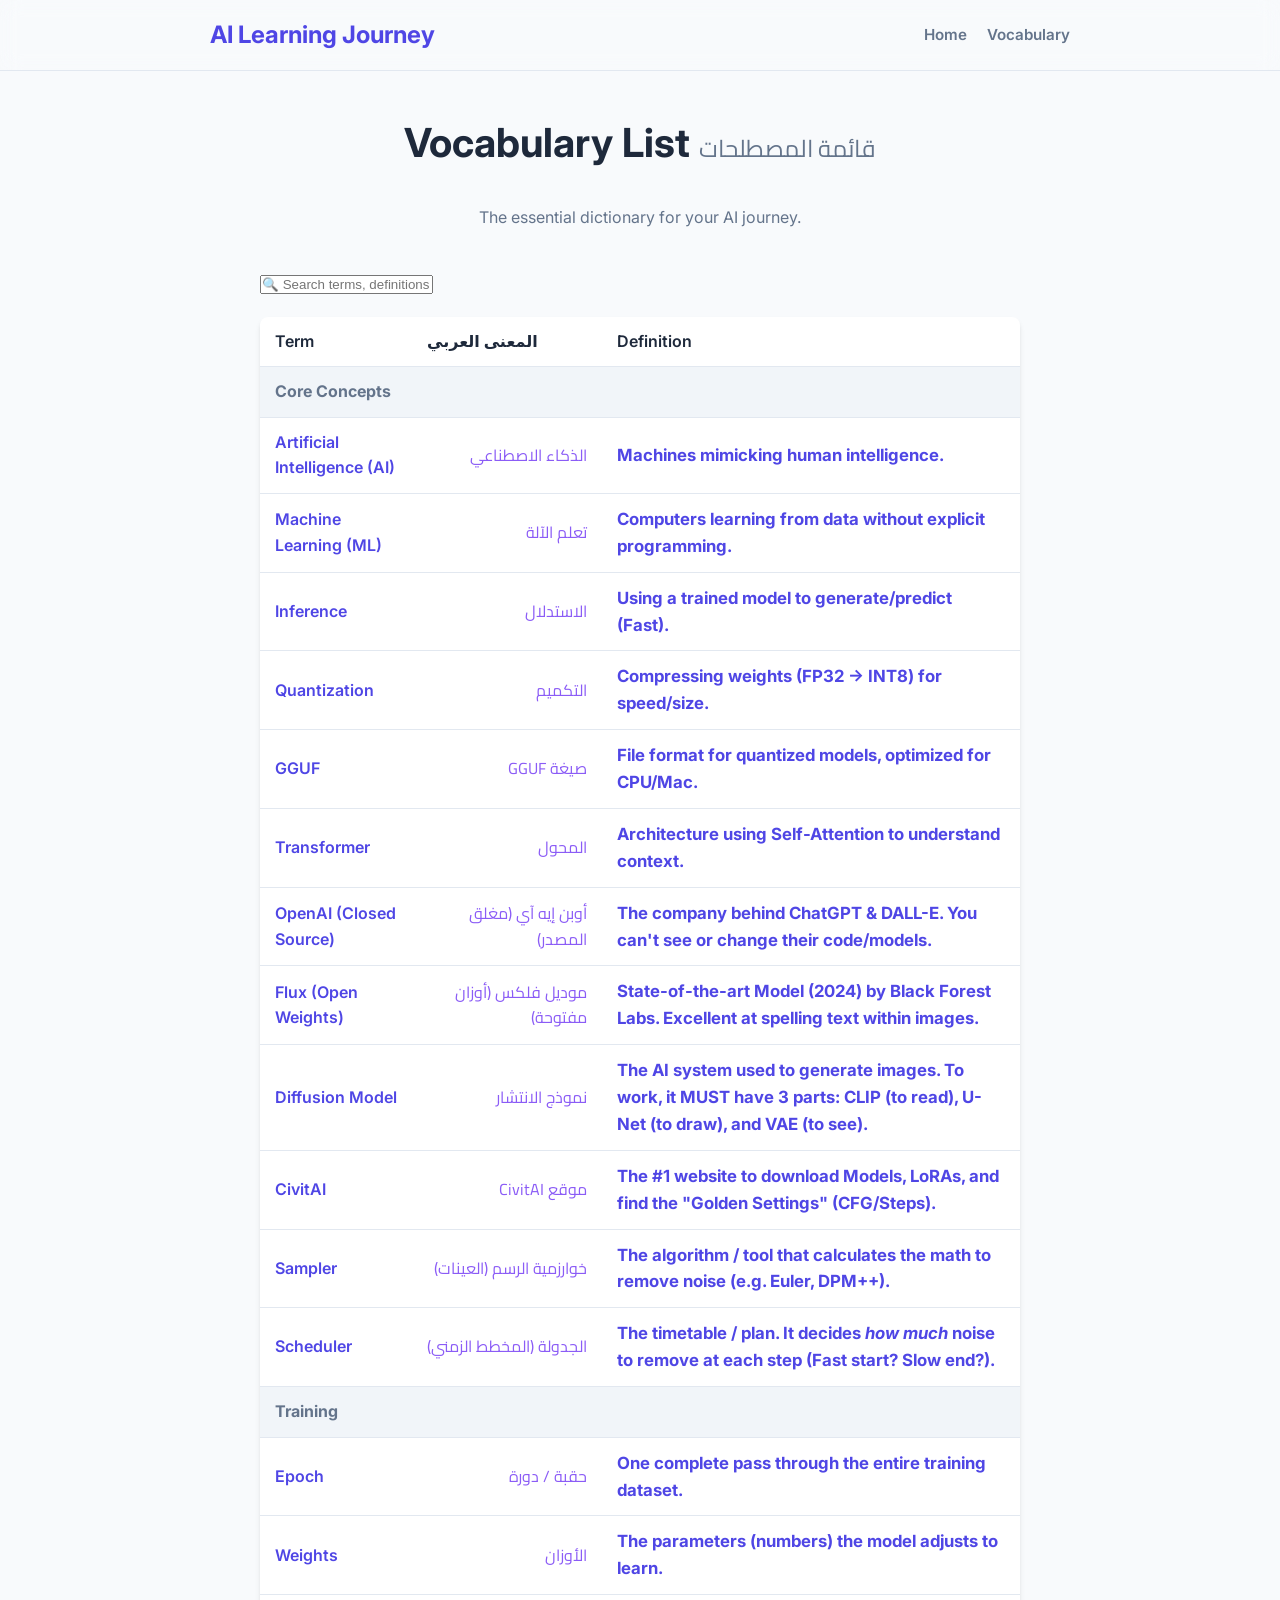
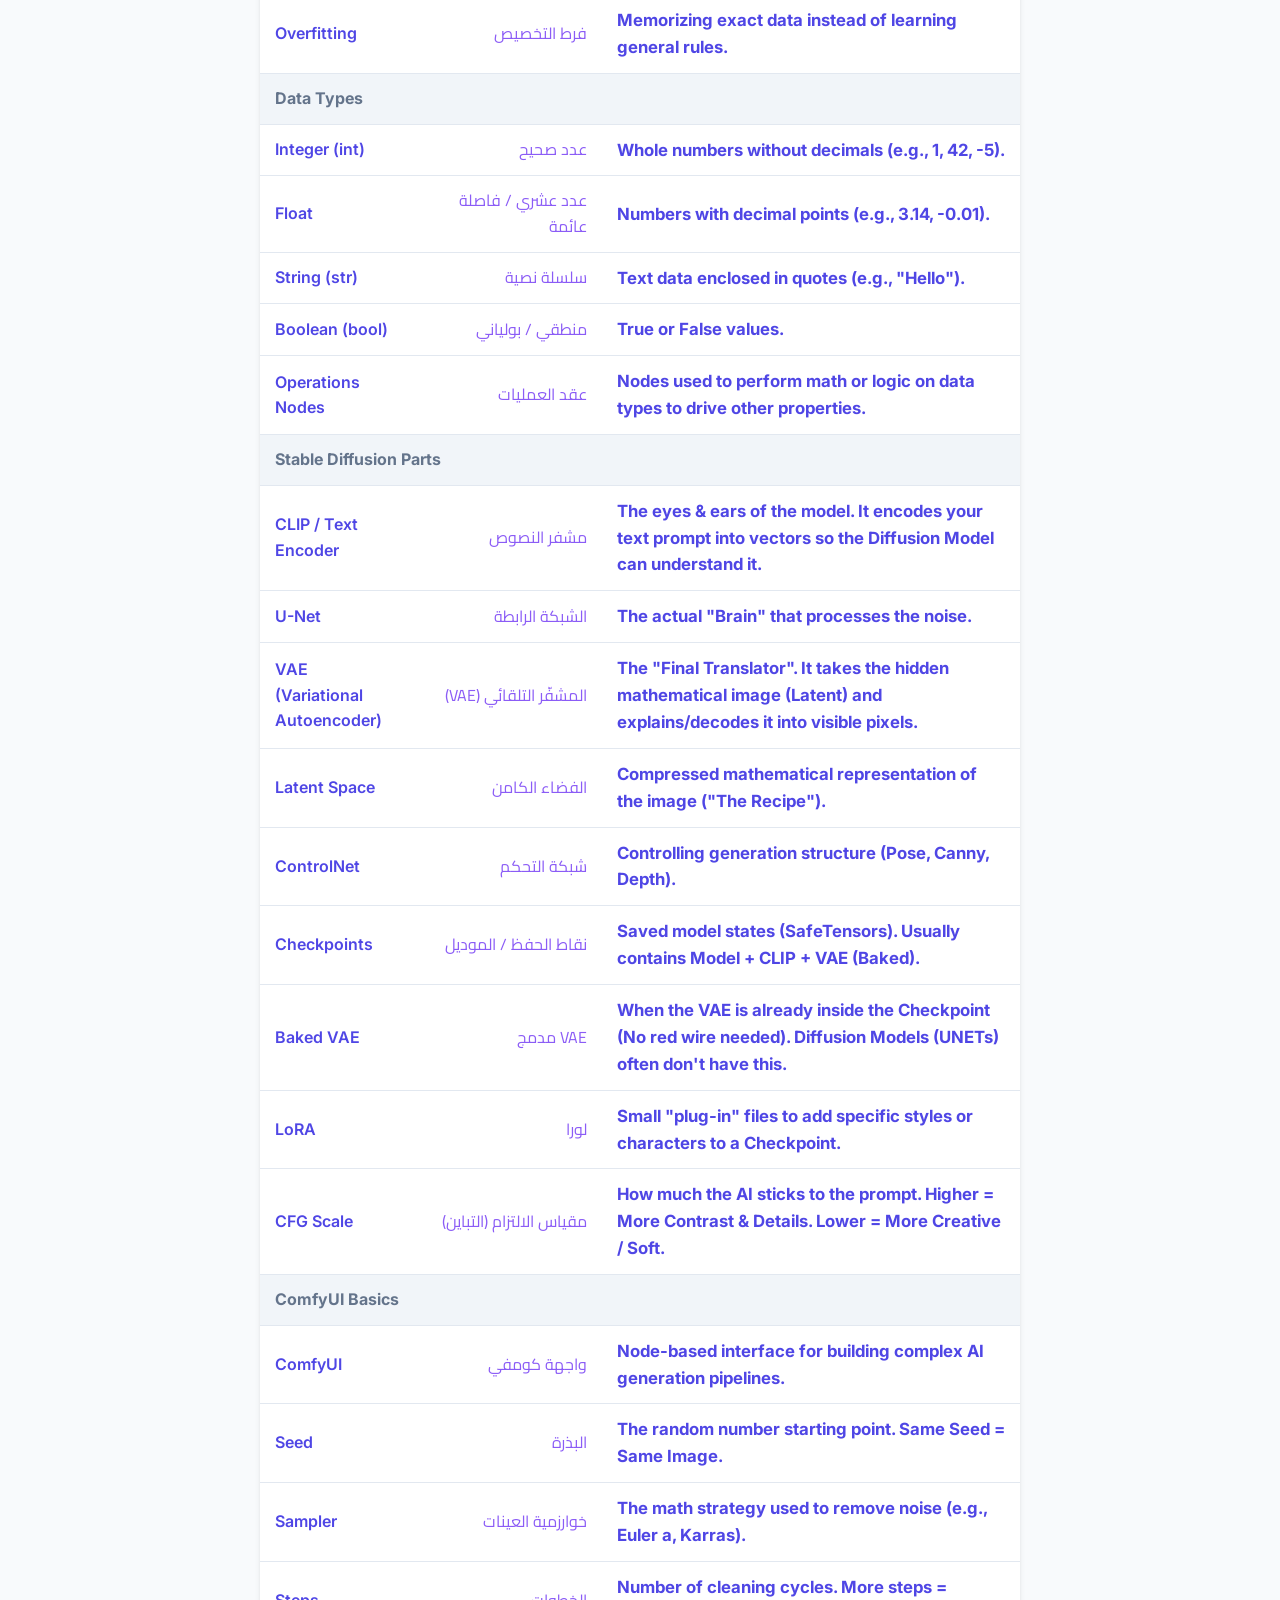
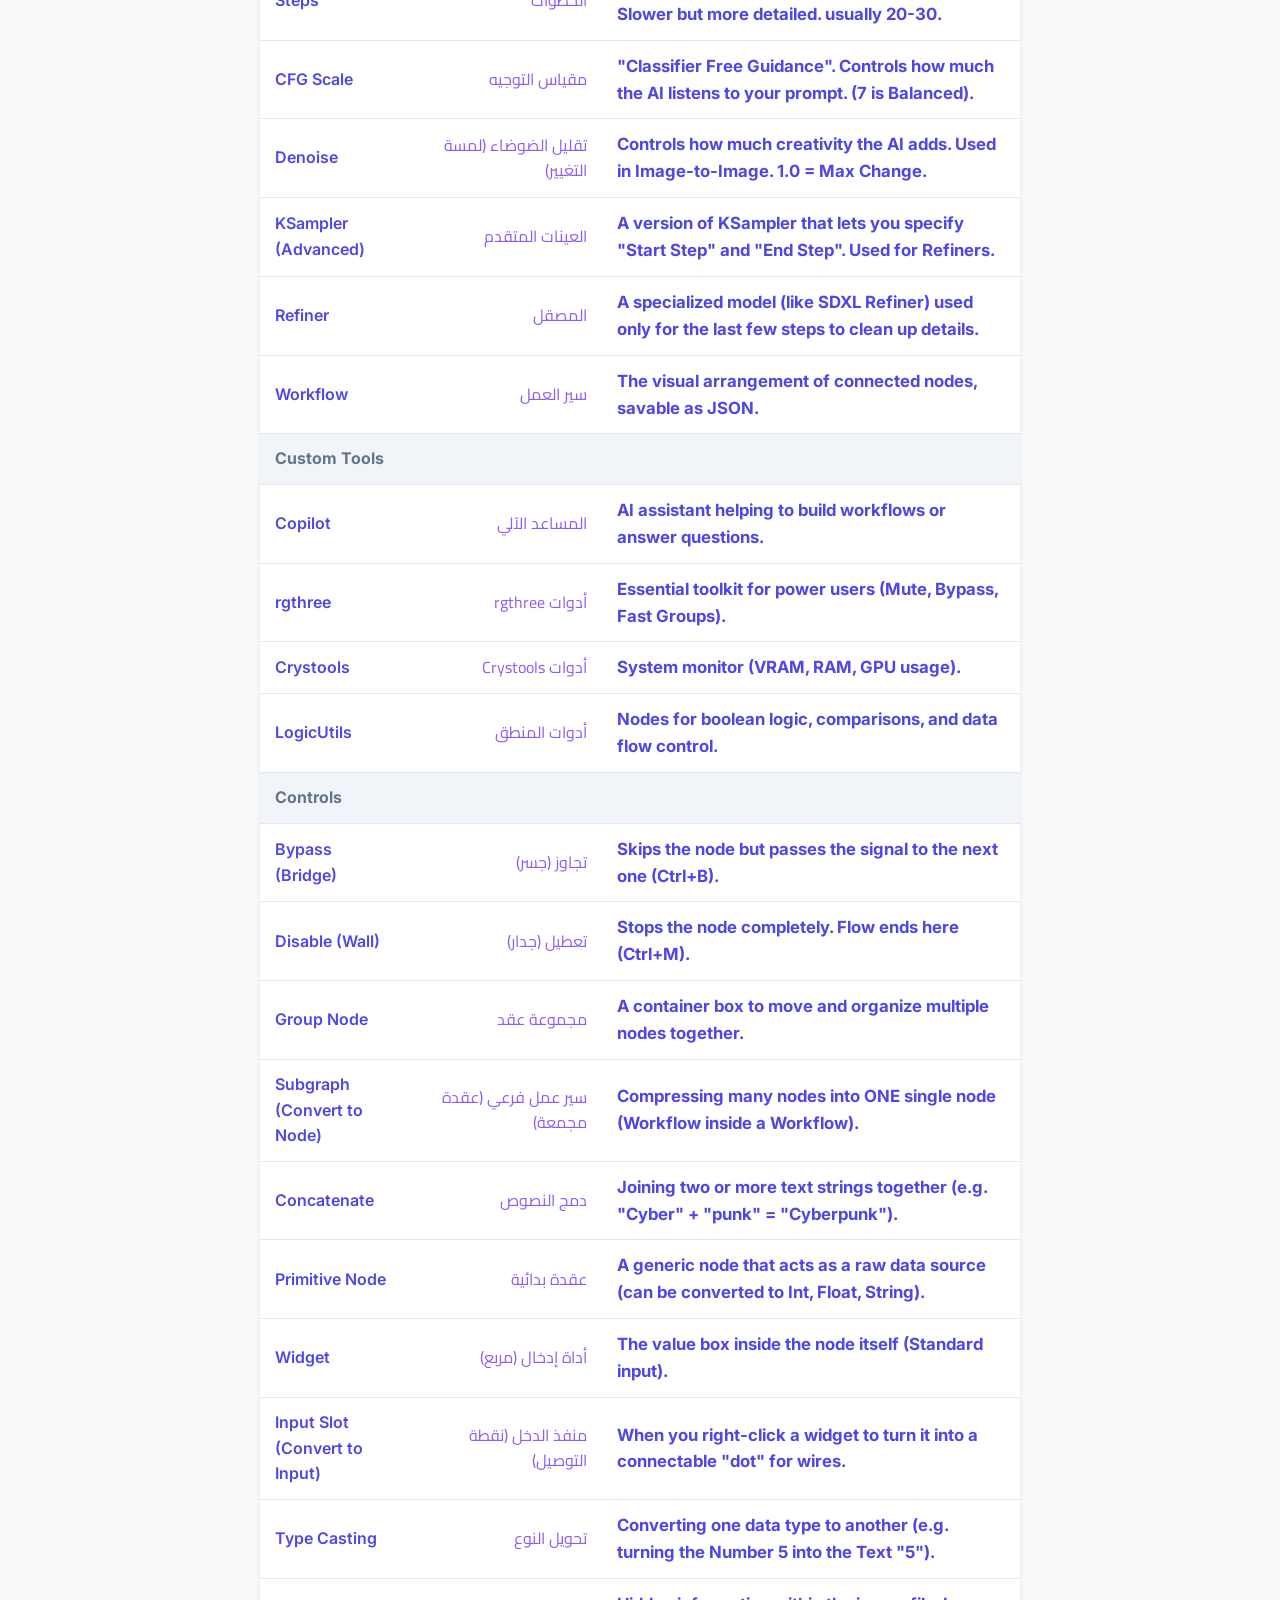
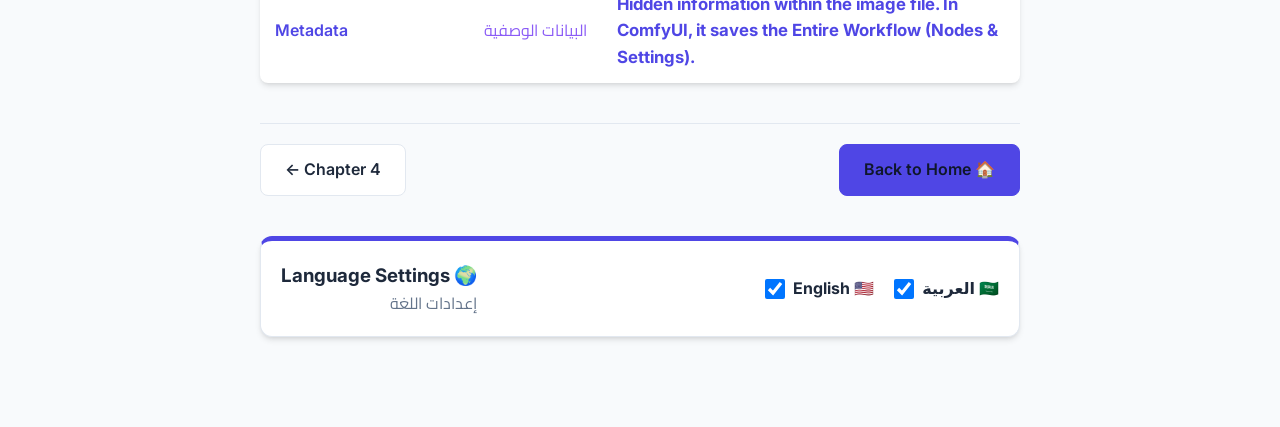
<file: vocabulary.html>
<!DOCTYPE html>
<html lang="en">

<head>
    <meta charset="UTF-8">
    <meta name="viewport" content="width=device-width, initial-scale=1.0">
    <title>Vocabulary - AI Learning Journey</title>
    <link rel="preconnect" href="https://fonts.googleapis.com">
    <link rel="preconnect" href="https://fonts.gstatic.com" crossorigin>
    <link
        href="https://fonts.googleapis.com/css2?family=Cairo:wght@400;600;700&family=Inter:wght@400;600;700&display=swap"
        rel="stylesheet">
    <link rel="stylesheet" href="styles.css">
</head>

<body>

    <nav class="navbar">
        <div class="nav-container">
            <a href="index.html" class="nav-logo">AI Learning Journey</a>
            <div class="nav-links">
                <a href="index.html">Home</a>
                <a href="vocabulary.html" class="active">Vocabulary</a>
            </div>
        </div>
    </nav>

    <div class="container">

        <div style="text-align: center; margin-bottom: 40px;">
            <h1>Vocabulary List <span class="arabic-title" style="display:inline; font-size: 0.6em;">قائمة
                    المصطلحات</span></h1>
            <p style="color: var(--text-muted);">The essential dictionary for your AI journey.</p>
        </div>

        <!-- Search Bar -->
        <div class="search-container" style="margin-bottom: 20px;">
            <input type="text" id="vocab-search" placeholder="🔍 Search terms, definitions (English or Arabic)..."
                class="search-input">
        </div>

        <table>
            <thead>
                <tr>
                    <th style="width: 20%">Term</th>
                    <th class="ar" style="width: 25%">المعنى العربي</th>
                    <th style="width: 55%">Definition</th>
                </tr>
            </thead>
            <tbody id="vocab-body">
                <tr>
                    <td colspan="3" style="background:#f1f5f9; font-weight:bold;">Core Concepts</td>
                </tr>
                <tr>
                    <td class="term">Artificial Intelligence (AI)</td>
                    <td class="ar-meaning">الذكاء الاصطناعي</td>
                    <td class="definition">Machines mimicking human intelligence.</td>
                </tr>
                <tr>
                    <td class="term">Machine Learning (ML)</td>
                    <td class="ar-meaning">تعلم الآلة</td>
                    <td class="definition">Computers learning from data without explicit programming.</td>
                </tr>
                <tr>
                    <td class="term">Inference</td>
                    <td class="ar-meaning">الاستدلال</td>
                    <td class="definition">Using a trained model to generate/predict (Fast).</td>
                </tr>
                <tr>
                    <td class="term">Quantization</td>
                    <td class="ar-meaning">التكميم</td>
                    <td class="definition">Compressing weights (FP32 -> INT8) for speed/size.</td>
                </tr>
                <tr>
                    <td class="term">GGUF</td>
                    <td class="ar-meaning">صيغة GGUF</td>
                    <td class="definition">File format for quantized models, optimized for CPU/Mac.</td>
                </tr>
                <tr>
                    <td class="term">Transformer</td>
                    <td class="ar-meaning">المحول</td>
                    <td class="definition">Architecture using Self-Attention to understand context.</td>
                </tr>
                <tr>
                    <td class="term">OpenAI (Closed Source)</td>
                    <td class="ar-meaning">أوبن إيه آي (مغلق المصدر)</td>
                    <td class="definition">The company behind ChatGPT & DALL-E. You can't see or change their
                        code/models.</td>
                </tr>
                <tr>
                    <td class="term">Flux (Open Weights)</td>
                    <td class="ar-meaning">موديل فلكس (أوزان مفتوحة)</td>
                    <td class="definition">State-of-the-art Model (2024) by Black Forest Labs. Excellent at spelling
                        text within images.</td>
                </tr>
                <tr>
                    <td class="term">Diffusion Model</td>
                    <td class="ar-meaning">نموذج الانتشار</td>
                    <td class="definition">The AI system used to generate images. To work, it <strong>MUST</strong> have
                        3 parts: CLIP (to read), U-Net (to draw), and VAE (to see).</td>
                </tr>

                <tr>
                    <td class="term">CivitAI</td>
                    <td class="ar-meaning">موقع CivitAI</td>
                    <td class="definition">The #1 website to download Models, LoRAs, and find the "Golden Settings"
                        (CFG/Steps).</td>
                </tr>

                <tr>
                    <td class="term">Sampler</td>
                    <td class="ar-meaning">خوارزمية الرسم (العينات)</td>
                    <td class="definition">The <strong>algorithm / tool</strong> that calculates the math to remove
                        noise (e.g. Euler, DPM++).</td>
                </tr>
                <tr>
                    <td class="term">Scheduler</td>
                    <td class="ar-meaning">الجدولة (المخطط الزمني)</td>
                    <td class="definition">The <strong>timetable / plan</strong>. It decides <em>how much</em> noise to
                        remove at each step (Fast start? Slow end?).</td>
                </tr>

                <tr>
                    <td colspan="3" style="background:#f1f5f9; font-weight:bold;">Training</td>
                </tr>
                <tr>
                    <td class="term">Epoch</td>
                    <td class="ar-meaning">حقبة / دورة</td>
                    <td class="definition">One complete pass through the entire training dataset.</td>
                </tr>
                <tr>
                    <td class="term">Weights</td>
                    <td class="ar-meaning">الأوزان</td>
                    <td class="definition">The parameters (numbers) the model adjusts to learn.</td>
                </tr>
                <tr>
                    <td class="term">Overfitting</td>
                    <td class="ar-meaning">فرط التخصيص</td>
                    <td class="definition">Memorizing exact data instead of learning general rules.</td>
                </tr>


                <tr>
                    <td colspan="3" style="background:#f1f5f9; font-weight:bold;">Data Types</td>
                </tr>
                <tr>
                    <td class="term">Integer (int)</td>
                    <td class="ar-meaning">عدد صحيح</td>
                    <td class="definition">Whole numbers without decimals (e.g., 1, 42, -5).</td>
                </tr>
                <tr>
                    <td class="term">Float</td>
                    <td class="ar-meaning">عدد عشري / فاصلة عائمة</td>
                    <td class="definition">Numbers with decimal points (e.g., 3.14, -0.01).</td>
                </tr>
                <tr>
                    <td class="term">String (str)</td>
                    <td class="ar-meaning">سلسلة نصية</td>
                    <td class="definition">Text data enclosed in quotes (e.g., "Hello").</td>
                </tr>
                <tr>
                    <td class="term">Boolean (bool)</td>
                    <td class="ar-meaning">منطقي / بولياني</td>
                    <td class="definition">True or False values.</td>
                </tr>
                <tr>
                    <td class="term">Operations Nodes</td>
                    <td class="ar-meaning">عقد العمليات</td>
                    <td class="definition">Nodes used to perform math or logic on data types to drive other properties.
                    </td>
                </tr>

                <tr>
                    <td colspan="3" style="background:#f1f5f9; font-weight:bold;">Stable Diffusion Parts</td>
                </tr>
                <tr>
                    <td class="term">CLIP / Text Encoder</td>
                    <td class="ar-meaning">مشفر النصوص</td>
                    <td class="definition">The eyes & ears of the model. It encodes your text prompt into vectors so the
                        Diffusion Model can understand it.</td>
                </tr>
                <tr>
                    <td class="term">U-Net</td>
                    <td class="ar-meaning">الشبكة الرابطة</td>
                    <td class="definition">The actual "Brain" that processes the noise.</td>
                </tr>
                <tr>
                    <td class="term">VAE (Variational Autoencoder)</td>
                    <td class="ar-meaning">المشفّر التلقائي (VAE)</td>
                    <td class="definition">The "Final Translator". It takes the hidden mathematical image (Latent) and
                        explains/decodes it into visible pixels.</td>
                </tr>
                <tr>
                    <td class="term">Latent Space</td>
                    <td class="ar-meaning">الفضاء الكامن</td>
                    <td class="definition">Compressed mathematical representation of the image ("The Recipe").</td>
                </tr>
                <tr>
                    <td class="term">ControlNet</td>
                    <td class="ar-meaning">شبكة التحكم</td>
                    <td class="definition">Controlling generation structure (Pose, Canny, Depth).</td>
                </tr>
                <tr>
                    <td class="term">Checkpoints</td>
                    <td class="ar-meaning">نقاط الحفظ / الموديل</td>
                    <td class="definition">Saved model states (SafeTensors). Usually contains Model + CLIP + VAE
                        (Baked).
                    </td>
                </tr>
                <tr>
                    <td class="term">Baked VAE</td>
                    <td class="ar-meaning">VAE مدمج</td>
                    <td class="definition">When the VAE is already inside the Checkpoint (No red wire needed). Diffusion
                        Models (UNETs) often don't have this.</td>
                </tr>
                <tr>
                    <td class="term">LoRA</td>
                    <td class="ar-meaning">لورا</td>
                    <td class="definition">Small "plug-in" files to add specific styles or characters to a Checkpoint.
                    </td>
                </tr>

                <tr>
                    <td class="term">CFG Scale</td>
                    <td class="ar-meaning">مقياس الالتزام (التباين)</td>
                    <td class="definition">How much the AI <strong>sticks to the prompt</strong>. Higher = More Contrast
                        & Details. Lower = More Creative / Soft.</td>
                </tr>

                <tr>
                    <td colspan="3" style="background:#f1f5f9; font-weight:bold;">ComfyUI Basics</td>
                </tr>
                <tr>
                    <td class="term">ComfyUI</td>
                    <td class="ar-meaning">واجهة كومفي</td>
                    <td class="definition">Node-based interface for building complex AI generation pipelines.</td>
                </tr>
                <tr>
                    <td class="term">Seed</td>
                    <td class="ar-meaning">البذرة</td>
                    <td class="definition">The random number starting point. Same Seed = Same Image.</td>
                </tr>
                <tr>
                    <td class="term">Sampler</td>
                    <td class="ar-meaning">خوارزمية العينات</td>
                    <td class="definition">The math strategy used to remove noise (e.g., Euler a, Karras).</td>
                </tr>
                <tr>
                    <td class="term">Steps</td>
                    <td class="ar-meaning">الخطوات</td>
                    <td class="definition">Number of cleaning cycles. More steps = Slower but more detailed. usually
                        20-30.</td>
                </tr>
                <tr>
                    <td class="term">CFG Scale</td>
                    <td class="ar-meaning">مقياس التوجيه</td>
                    <td class="definition">"Classifier Free Guidance". Controls how much the AI listens to your prompt.
                        (7 is Balanced).</td>
                </tr>
                <tr>
                    <td class="term">Denoise</td>
                    <td class="ar-meaning">تقليل الضوضاء (لمسة التغيير)</td>
                    <td class="definition">Controls how much creativity the AI adds. Used in Image-to-Image. 1.0 = Max
                        Change.</td>
                </tr>
                <tr>
                    <td class="term">KSampler (Advanced)</td>
                    <td class="ar-meaning">العينات المتقدم</td>
                    <td class="definition">A version of KSampler that lets you specify "Start Step" and "End Step". Used
                        for <strong>Refiners</strong>.</td>
                </tr>
                <tr>
                    <td class="term">Refiner</td>
                    <td class="ar-meaning">المصقل</td>
                    <td class="definition">A specialized model (like SDXL Refiner) used only for the last few steps to
                        clean up details.</td>
                </tr>
                <tr>
                    <td class="term">Workflow</td>
                    <td class="ar-meaning">سير العمل</td>
                    <td class="definition">The visual arrangement of connected nodes, savable as JSON.</td>
                </tr>

                <tr>
                    <td colspan="3" style="background:#f1f5f9; font-weight:bold;">Custom Tools</td>
                </tr>
                <tr>
                    <td class="term">Copilot</td>
                    <td class="ar-meaning">المساعد الآلي</td>
                    <td class="definition">AI assistant helping to build workflows or answer questions.</td>
                </tr>
                <tr>
                    <td class="term">rgthree</td>
                    <td class="ar-meaning">أدوات rgthree</td>
                    <td class="definition">Essential toolkit for power users (Mute, Bypass, Fast Groups).</td>
                </tr>
                <tr>
                    <td class="term">Crystools</td>
                    <td class="ar-meaning">أدوات Crystools</td>
                    <td class="definition">System monitor (VRAM, RAM, GPU usage).</td>
                </tr>
                <tr>
                    <td class="term">LogicUtils</td>
                    <td class="ar-meaning">أدوات المنطق</td>
                    <td class="definition">Nodes for boolean logic, comparisons, and data flow control.</td>
                </tr>

                <tr>
                    <td colspan="3" style="background:#f1f5f9; font-weight:bold;">Controls</td>
                </tr>
                <tr>
                    <td class="term">Bypass (Bridge)</td>
                    <td class="ar-meaning">تجاوز (جسر)</td>
                    <td class="definition">Skips the node but passes the signal to the next one (Ctrl+B).</td>
                </tr>
                <tr>
                    <td class="term">Disable (Wall)</td>
                    <td class="ar-meaning">تعطيل (جدار)</td>
                    <td class="definition">Stops the node completely. Flow ends here (Ctrl+M).</td>
                </tr>
                <tr>
                    <td class="term">Group Node</td>
                    <td class="ar-meaning">مجموعة عقد</td>
                    <td class="definition">A container box to move and organize multiple nodes together.</td>
                </tr>
                <tr>
                    <td class="term">Subgraph (Convert to Node)</td>
                    <td class="ar-meaning">سير عمل فرعي (عقدة مجمعة)</td>
                    <td class="definition">Compressing many nodes into ONE single node (Workflow inside a Workflow).
                    </td>
                </tr>
                <tr>
                    <td class="term">Concatenate</td>
                    <td class="ar-meaning">دمج النصوص</td>
                    <td class="definition">Joining two or more text strings together (e.g. "Cyber" + "punk" =
                        "Cyberpunk").</td>
                </tr>
                <tr>
                    <td class="term">Primitive Node</td>
                    <td class="ar-meaning">عقدة بدائية</td>
                    <td class="definition">A generic node that acts as a raw data source (can be converted to Int,
                        Float, String).</td>
                </tr>
                <tr>
                    <td class="term">Widget</td>
                    <td class="ar-meaning">أداة إدخال (مربع)</td>
                    <td class="definition">The value box inside the node itself (Standard input).</td>
                </tr>
                <tr>
                    <td class="term">Input Slot (Convert to Input)</td>
                    <td class="ar-meaning">منفذ الدخل (نقطة التوصيل)</td>
                    <td class="definition">When you right-click a widget to turn it into a connectable "dot" for wires.
                    </td>
                </tr>
                <tr>
                    <td class="term">Type Casting</td>
                    <td class="ar-meaning">تحويل النوع</td>
                    <td class="definition">Converting one data type to another (e.g. turning the Number 5 into the Text
                        "5").</td>
                </tr>
                <tr>
                    <td class="term">Metadata</td>
                    <td class="ar-meaning">البيانات الوصفية</td>
                    <td class="definition">Hidden information within the image file. In ComfyUI, it saves the
                        <strong>Entire Workflow</strong> (Nodes & Settings).
                    </td>
                </tr>
            </tbody>
        </table>

        <!-- Navigation Buttons -->
        <div class="nav-buttons">
            <a href="04_ComfyUI.html" class="btn-nav btn-prev">← Chapter 4</a>
            <a href="index.html" class="btn-nav btn-next">Back to Home 🏠</a>
        </div>

        <!-- Language Settings -->
        <div class="card" style="margin-top: 40px; border-top: 5px solid var(--primary-color); padding: 20px;">
            <div style="display: flex; justify-content: space-between; align-items: center;">
                <div>
                    <h3 style="margin: 0;">Language Settings 🌍</h3>
                    <p class="arabic-text" style="margin: 0; color: var(--text-muted);">إعدادات اللغة</p>
                </div>
                <div style="display: flex; gap: 20px;">
                    <label style="cursor: pointer; display: flex; align-items: center; gap: 8px; font-weight: bold;">
                        <input type="checkbox" id="toggle-en" checked style="width: 20px; height: 20px;">
                        English 🇺🇸
                    </label>
                    <label style="cursor: pointer; display: flex; align-items: center; gap: 8px; font-weight: bold;">
                        <input type="checkbox" id="toggle-ar" checked style="width: 20px; height: 20px;">
                        العربية 🇸🇦
                    </label>
                </div>
            </div>
        </div>

    </div>

    <!-- Persistent Language Script -->
    <script>
        const enCheckbox = document.getElementById('toggle-en');
        const arCheckbox = document.getElementById('toggle-ar');
        const body = document.body;

        function applyLanguageSettings() {
            const showEn = localStorage.getItem('show-en') !== 'false';
            const showAr = localStorage.getItem('show-ar') !== 'false';
            enCheckbox.checked = showEn;
            arCheckbox.checked = showAr;
            if (!showEn) body.classList.add('hide-en'); else body.classList.remove('hide-en');
            if (!showAr) body.classList.add('hide-ar'); else body.classList.remove('hide-ar');
        }

        enCheckbox.addEventListener('change', (e) => { localStorage.setItem('show-en', e.target.checked); applyLanguageSettings(); });
        arCheckbox.addEventListener('change', (e) => { localStorage.setItem('show-ar', e.target.checked); applyLanguageSettings(); });
        applyLanguageSettings();

        // Search Functionality
        const searchInput = document.getElementById('vocab-search');
        if (searchInput) {
            searchInput.addEventListener('input', function () {
                const filter = this.value.toLowerCase();
                const tableBody = document.getElementById('vocab-body');
                const rows = tableBody.getElementsByTagName('tr');

                let currentSectionHeader = null;
                let sectionHasMatch = false;

                for (let i = 0; i < rows.length; i++) {
                    const row = rows[i];
                    // Check if it's a section header (colspan=3 or specific style)
                    const isHeader = row.querySelector('td[colspan="3"]');

                    if (isHeader) {
                        // If we had a previous section but no matches, we might want to hide it
                        // But since we are iterating linearly, we hide current header initially
                        // and show it if a child matches.
                        currentSectionHeader = row;
                        sectionHasMatch = false;

                        // If filter is empty, show everything
                        if (filter === "") {
                            row.style.display = "";
                        } else {
                            row.style.display = "none"; // Hide initially, show if child matches
                        }

                    } else {
                        // It's a data row
                        const textContent = row.textContent.toLowerCase();
                        if (textContent.indexOf(filter) > -1) {
                            row.style.display = "";
                            if (currentSectionHeader) {
                                currentSectionHeader.style.display = "";
                            }
                        } else {
                            row.style.display = "none";
                        }
                    }
                }
            });
        }
    </script>
</body>

</html>
</file>
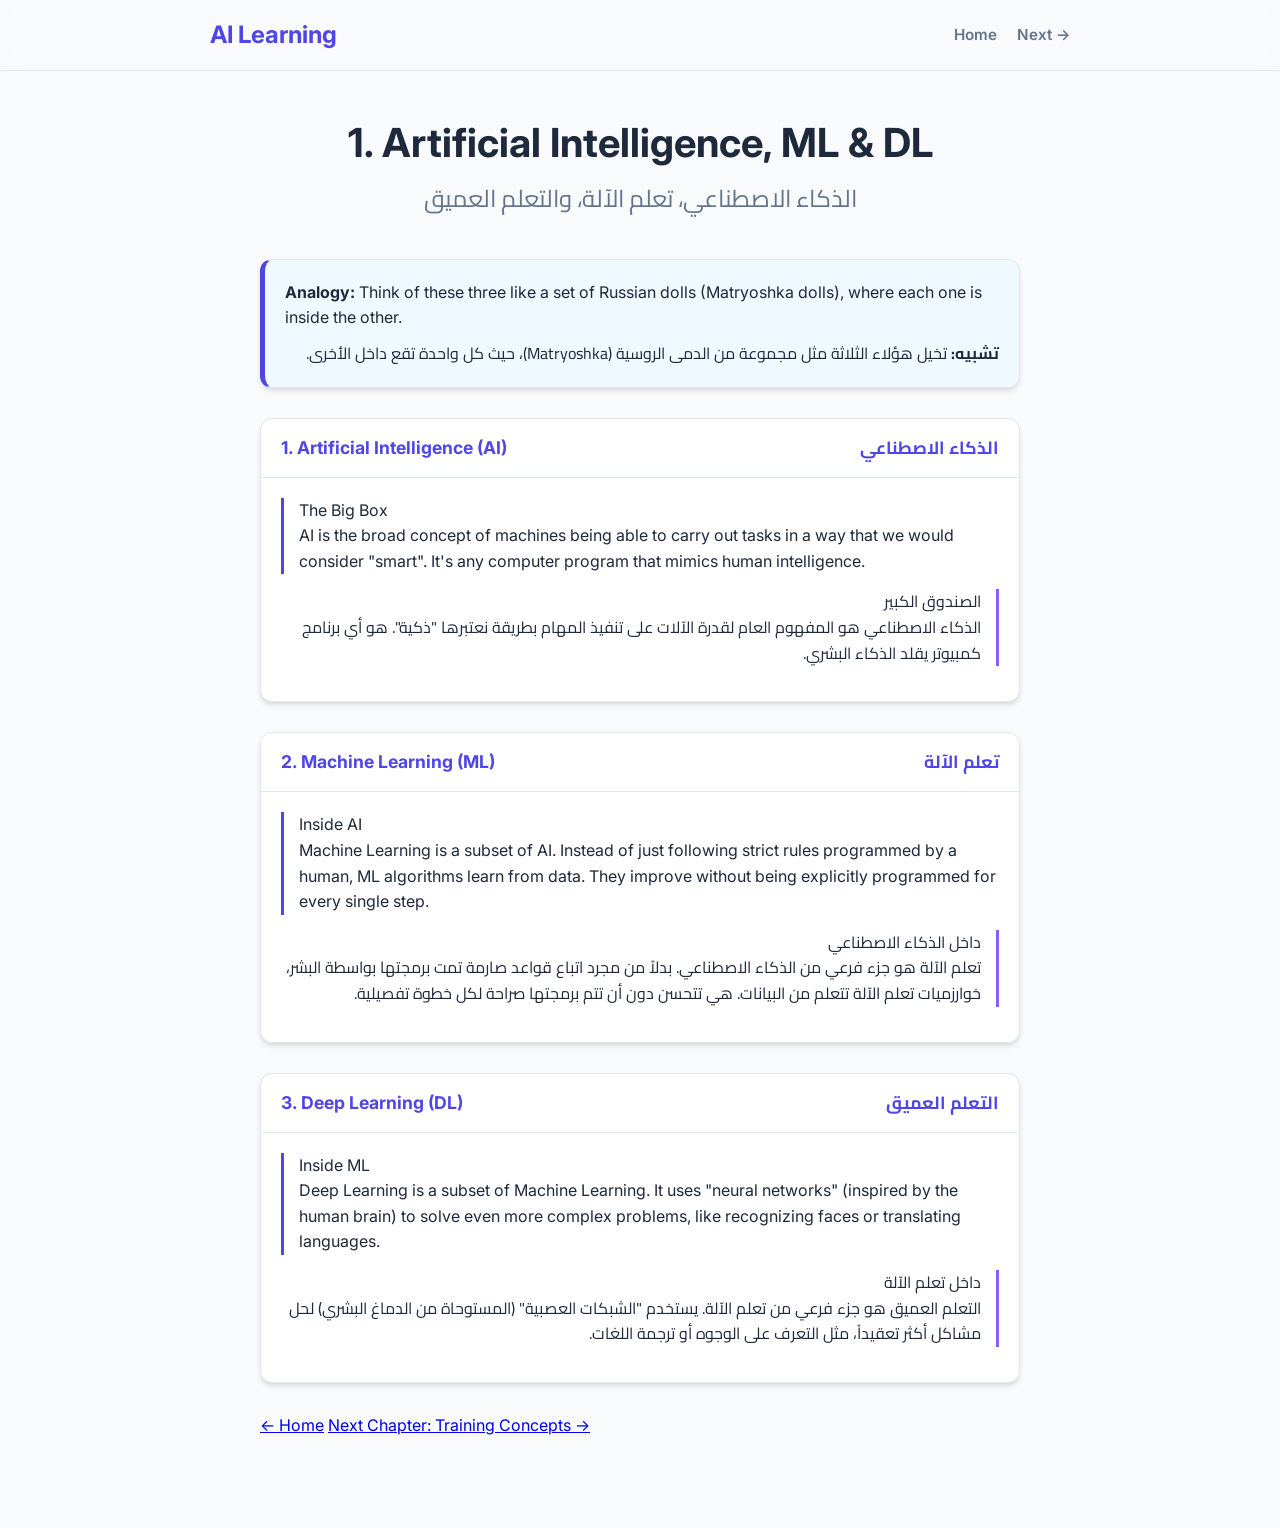
<file: 01_Basics/01_Introduction.html>
<!DOCTYPE html>
<html lang="en">

<head>
    <meta charset="UTF-8">
    <meta name="viewport" content="width=device-width, initial-scale=1.0">
    <title>1. Introduction to AI, ML & DL</title>
    <!-- Importing Cairo font for Arabic and Inter for English -->
    <link rel="preconnect" href="https://fonts.googleapis.com">
    <link rel="preconnect" href="https://fonts.gstatic.com" crossorigin>
    <link
        href="https://fonts.googleapis.com/css2?family=Cairo:wght@400;600;700&family=Inter:wght@400;600;700&display=swap"
        rel="stylesheet">
    <link rel="stylesheet" href="../styles.css">
</head>

<body>

    <nav class="navbar">
        <div class="nav-container">
            <a href="../index.html" class="nav-logo">AI Learning</a>
            <div class="nav-links">
                <a href="../index.html">Home</a>
                <a href="02_Training_Concepts.html">Next →</a>
            </div>
        </div>
    </nav>

    <div class="container">
        <div style="text-align: center; margin-bottom: 40px;">
            <h1>
                1. Artificial Intelligence, ML & DL
                <span class="arabic-title">الذكاء الاصطناعي، تعلم الآلة، والتعلم العميق</span>
            </h1>
        </div>

        <div class="card" style="background-color: #f0f9ff; border-left: 5px solid var(--primary-color);">
            <div class="card-content" style="padding: 20px;">
                <p style="margin: 0;"><strong>Analogy:</strong> Think of these three like a set of Russian dolls
                    (Matryoshka dolls), where each one is inside the other.</p>
                <p class="arabic-text" style="margin: 10px 0 0 0;"><strong>تشبيه:</strong> تخيل هؤلاء الثلاثة مثل مجموعة
                    من الدمى الروسية (Matryoshka)، حيث كل واحدة تقع داخل الأخرى.</p>
            </div>
        </div>

        <!-- AI Card -->
        <div class="card">
            <div class="card-header">
                <span class="card-title">1. Artificial Intelligence (AI)</span>
                <span class="card-title arabic-text">الذكاء الاصطناعي</span>
            </div>
            <div class="card-content">
                <div class="lang-section en">
                    <span class="badge">The Big Box</span>
                    <p>AI is the broad concept of machines being able to carry out tasks in a way that we would consider
                        "smart". It's any computer program that <span class="highlight">mimics human
                            intelligence</span>.</p>
                </div>
                <div class="lang-section ar">
                    <span class="badge">الصندوق الكبير</span>
                    <p>الذكاء الاصطناعي هو المفهوم العام لقدرة الآلات على تنفيذ المهام بطريقة نعتبرها "ذكية". هو أي
                        برنامج كمبيوتر <span class="highlight">يقلد الذكاء البشري</span>.</p>
                </div>
            </div>
        </div>

        <!-- ML Card -->
        <div class="card">
            <div class="card-header">
                <span class="card-title">2. Machine Learning (ML)</span>
                <span class="card-title arabic-text">تعلم الآلة</span>
            </div>
            <div class="card-content">
                <div class="lang-section en">
                    <span class="badge">Inside AI</span>
                    <p>Machine Learning is a subset of AI. Instead of just following strict rules programmed by a human,
                        ML algorithms <span class="highlight">learn from data</span>. They improve without being
                        explicitly programmed for every single step.</p>
                </div>
                <div class="lang-section ar">
                    <span class="badge">داخل الذكاء الاصطناعي</span>
                    <p>تعلم الآلة هو جزء فرعي من الذكاء الاصطناعي. بدلاً من مجرد اتباع قواعد صارمة تمت برمجتها بواسطة
                        البشر، خوارزميات تعلم الآلة <span class="highlight">تتعلم من البيانات</span>. هي تتحسن دون أن
                        تتم برمجتها صراحة لكل خطوة تفصيلية.</p>
                </div>
            </div>
        </div>

        <!-- DL Card -->
        <div class="card">
            <div class="card-header">
                <span class="card-title">3. Deep Learning (DL)</span>
                <span class="card-title arabic-text">التعلم العميق</span>
            </div>
            <div class="card-content">
                <div class="lang-section en">
                    <span class="badge">Inside ML</span>
                    <p>Deep Learning is a subset of Machine Learning. It uses <span class="highlight">"neural
                            networks"</span> (inspired by the human brain) to solve even more complex problems, like
                        recognizing faces or translating languages.</p>
                </div>
                <div class="lang-section ar">
                    <span class="badge">داخل تعلم الآلة</span>
                    <p>التعلم العميق هو جزء فرعي من تعلم الآلة. يستخدم <span class="highlight">"الشبكات العصبية"</span>
                        (المستوحاة من الدماغ البشري) لحل مشاكل أكثر تعقيداً، مثل التعرف على الوجوه أو ترجمة اللغات.</p>
                </div>
            </div>
        </div>

        <!-- Navigation Buttons -->
        <div class="page-nav">
            <a href="../index.html" class="btn">← Home</a>
            <a href="02_Training_Concepts.html" class="btn btn-primary">Next Chapter: Training Concepts →</a>
        </div>

    </div>

</body>

</html>
</file>
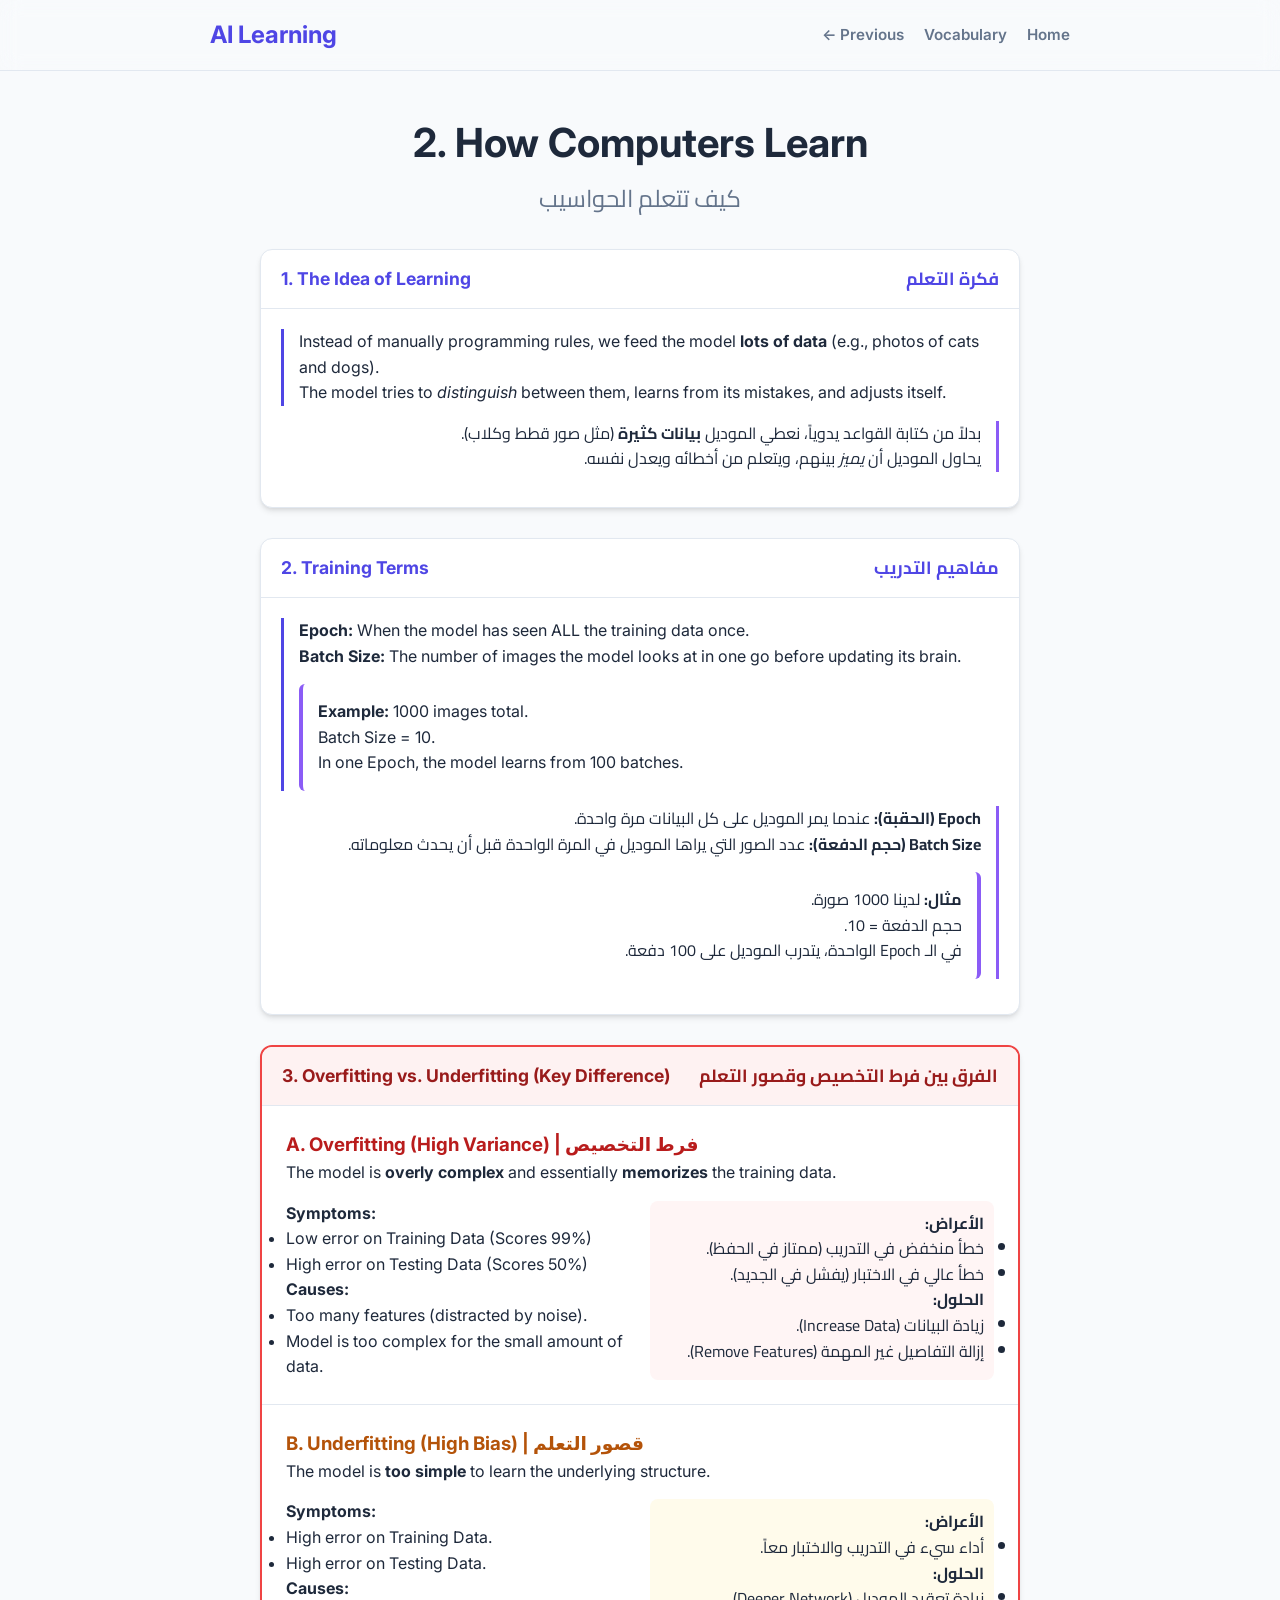
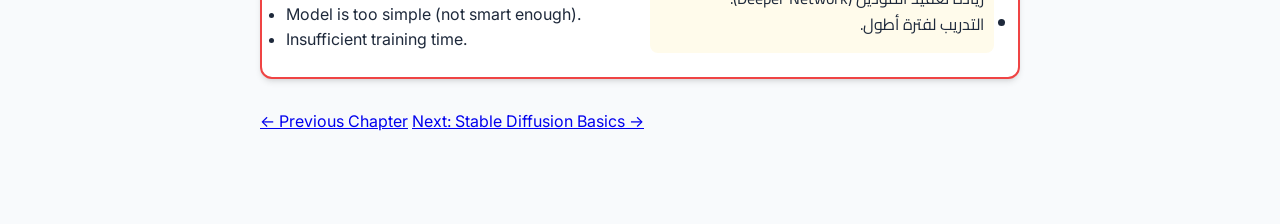
<file: 01_Basics/02_Training_Concepts.html>
<!DOCTYPE html>
<html lang="en">

<head>
    <meta charset="UTF-8">
    <meta name="viewport" content="width=device-width, initial-scale=1.0">
    <title>2. Training Concepts</title>
    <link rel="preconnect" href="https://fonts.googleapis.com">
    <link rel="preconnect" href="https://fonts.gstatic.com" crossorigin>
    <link
        href="https://fonts.googleapis.com/css2?family=Cairo:wght@400;600;700&family=Inter:wght@400;600;700&display=swap"
        rel="stylesheet">
    <link rel="stylesheet" href="../styles.css">
</head>

<body>

    <nav class="navbar">
        <div class="nav-container">
            <a href="../index.html" class="nav-logo">AI Learning</a>
            <div class="nav-links">
                <a href="01_Introduction.html">← Previous</a>
                <a href="../vocabulary.html">Vocabulary</a>
                <a href="../index.html">Home</a>
            </div>
        </div>
    </nav>

    <div class="container">
        <h1>
            2. How Computers Learn
            <span class="arabic-title">كيف تتعلم الحواسيب</span>
        </h1>

        <!-- Data Concept -->
        <div class="card">
            <div class="card-header">
                <span class="card-title">1. The Idea of Learning</span>
                <span class="card-title arabic-text">فكرة التعلم</span>
            </div>
            <div class="card-content">
                <div class="lang-section en">
                    <p>Instead of manually programming rules, we feed the model <strong>lots of data</strong> (e.g.,
                        photos of cats and dogs).</p>
                    <p>The model tries to <em>distinguish</em> between them, learns from its mistakes, and <span
                            class="highlight">adjusts itself</span>.</p>
                </div>
                <div class="lang-section ar">
                    <p>بدلاً من كتابة القواعد يدوياً، نعطي الموديل <strong>بيانات كثيرة</strong> (مثل صور قطط وكلاب).
                    </p>
                    <p>يحاول الموديل أن <em>يميز</em> بينهم، ويتعلم من أخطائه <span class="highlight">ويعدل نفسه</span>.
                    </p>
                </div>
            </div>
        </div>

        <!-- Training Terms -->
        <div class="card">
            <div class="card-header">
                <span class="card-title">2. Training Terms</span>
                <span class="card-title arabic-text">مفاهيم التدريب</span>
            </div>
            <div class="card-content">
                <div class="lang-section en">
                    <p><strong>Epoch:</strong> When the model has seen ALL the training data once.</p>
                    <p><strong>Batch Size:</strong> The number of images the model looks at in one go before updating
                        its brain.</p>
                    <div class="example-box">
                        <strong>Example:</strong> 1000 images total.<br>
                        Batch Size = 10.<br>
                        In one Epoch, the model learns from 100 batches.
                    </div>
                </div>
                <div class="lang-section ar">
                    <p><strong>Epoch (الحقبة):</strong> عندما يمر الموديل على كل البيانات مرة واحدة.</p>
                    <p><strong>Batch Size (حجم الدفعة):</strong> عدد الصور التي يراها الموديل في المرة الواحدة قبل أن
                        يحدث معلوماته.</p>
                    <div class="example-box">
                        <strong>مثال:</strong> لدينا 1000 صورة.<br>
                        حجم الدفعة = 10.<br>
                        في الـ Epoch الواحدة، يتدرب الموديل على 100 دفعة.
                    </div>
                </div>
            </div>
        </div>

        <!-- Overfitting vs Underfitting (Deep Dive) -->
        <div class="card" style="border: 2px solid #ef4444;">
            <div class="card-header" style="background-color: #fef2f2;">
                <span class="card-title" style="color: #991b1b;">3. Overfitting vs. Underfitting (Key Difference)</span>
                <span class="card-title arabic-text" style="color: #991b1b;">الفرق بين فرط التخصيص وقصور التعلم</span>
            </div>
            <div class="card-content" style="display: block; padding: 0;">

                <!-- Overfitting -->
                <div style="padding: 24px; border-bottom: 1px solid var(--border-color);">
                    <h3 style="color: #b91c1c;">A. Overfitting (High Variance) | فرط التخصيص</h3>
                    <p>The model is <strong>overly complex</strong> and essentially <strong>memorizes</strong> the
                        training data.</p>

                    <div style="display: grid; grid-template-columns: 1fr 1fr; gap: 20px; margin-top: 15px;">
                        <div>
                            <strong>Symptoms:</strong>
                            <ul>
                                <li>Low error on Training Data (Scores 99%)</li>
                                <li>High error on Testing Data (Scores 50%)</li>
                            </ul>
                            <strong>Causes:</strong>
                            <ul>
                                <li>Too many features (distracted by noise).</li>
                                <li>Model is too complex for the small amount of data.</li>
                            </ul>
                        </div>
                        <div class="arabic-text" style="background: #fff5f5; padding: 10px; border-radius: 8px;">
                            <strong>الأعراض:</strong>
                            <ul>
                                <li>خطأ منخفض في التدريب (ممتاز في الحفظ).</li>
                                <li>خطأ عالي في الاختبار (يفشل في الجديد).</li>
                            </ul>
                            <strong>الحلول:</strong>
                            <ul>
                                <li>زيادة البيانات (Increase Data).</li>
                                <li>إزالة التفاصيل غير المهمة (Remove Features).</li>
                            </ul>
                        </div>
                    </div>
                </div>

                <!-- Underfitting -->
                <div style="padding: 24px;">
                    <h3 style="color: #b45309;">B. Underfitting (High Bias) | قصور التعلم</h3>
                    <p>The model is <strong>too simple</strong> to learn the underlying structure.</p>

                    <div style="display: grid; grid-template-columns: 1fr 1fr; gap: 20px; margin-top: 15px;">
                        <div>
                            <strong>Symptoms:</strong>
                            <ul>
                                <li>High error on Training Data.</li>
                                <li>High error on Testing Data.</li>
                            </ul>
                            <strong>Causes:</strong>
                            <ul>
                                <li>Model is too simple (not smart enough).</li>
                                <li>Insufficient training time.</li>
                            </ul>
                        </div>
                        <div class="arabic-text" style="background: #fffbeb; padding: 10px; border-radius: 8px;">
                            <strong>الأعراض:</strong>
                            <ul>
                                <li>أداء سيء في التدريب والاختبار معاً.</li>
                            </ul>
                            <strong>الحلول:</strong>
                            <ul>
                                <li>زيادة تعقيد الموديل (Deeper Network).</li>
                                <li>التدريب لفترة أطول.</li>
                            </ul>
                        </div>
                    </div>
                </div>

            </div>
        </div>

        <!-- Navigation Buttons -->
        <div class="page-nav">
            <a href="01_Introduction.html" class="btn">← Previous Chapter</a>
            <a href="03_Stable_Diffusion_Basics.html" class="btn btn-primary">Next: Stable Diffusion Basics →</a>
        </div>

    </div>

</body>

</html>
</file>
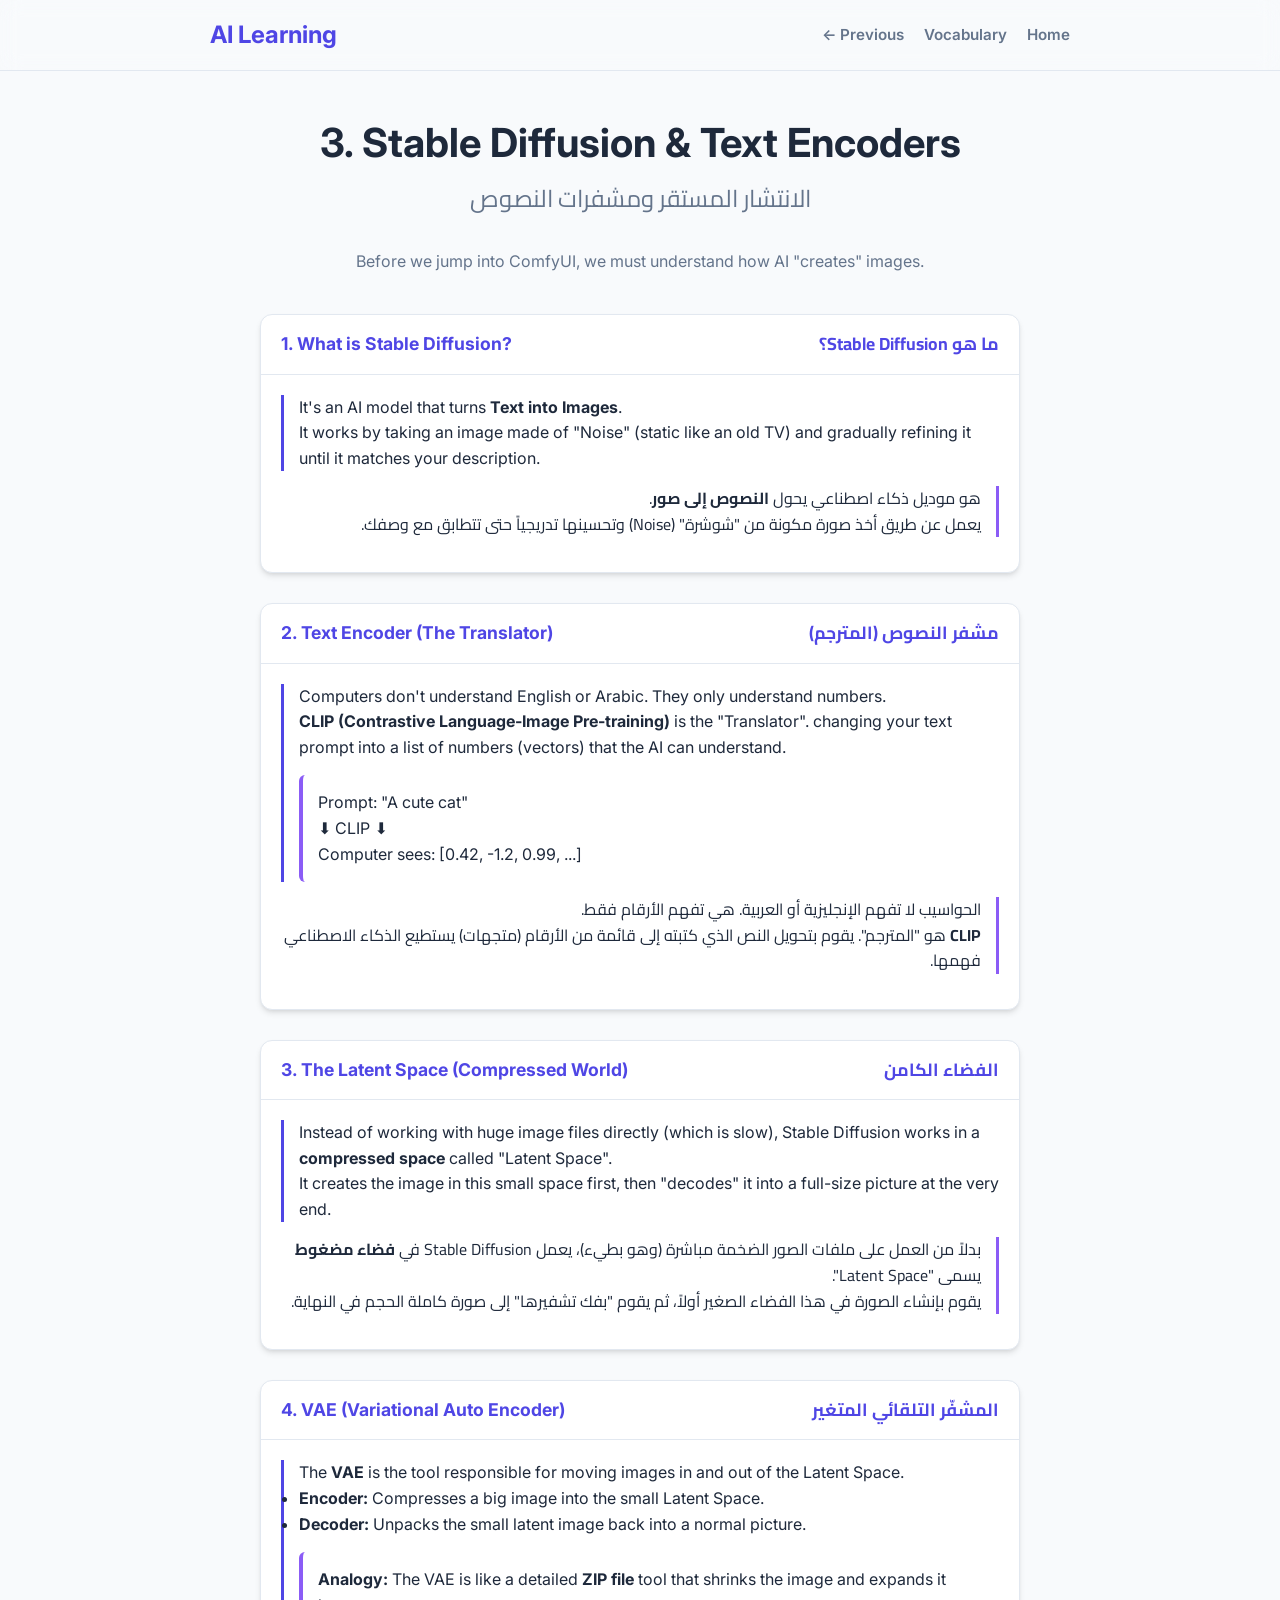
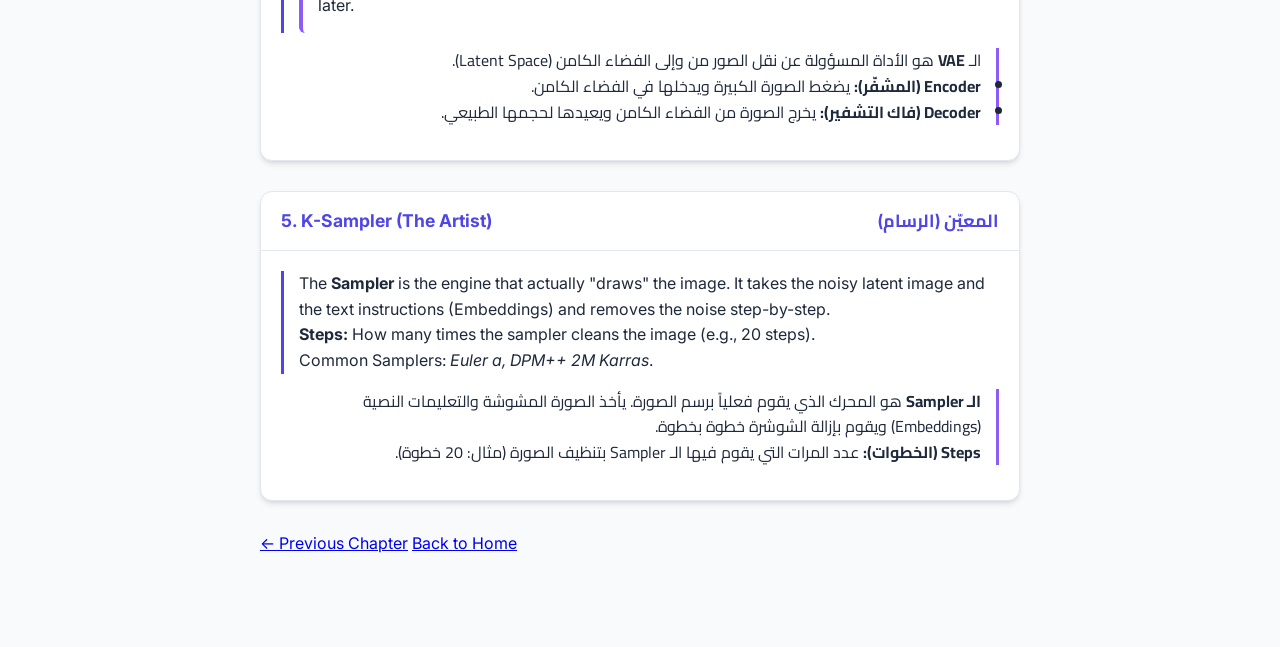
<file: 01_Basics/03_Stable_Diffusion_Basics.html>
<!DOCTYPE html>
<html lang="en">

<head>
    <meta charset="UTF-8">
    <meta name="viewport" content="width=device-width, initial-scale=1.0">
    <title>3. Stable Diffusion & Text Encoders</title>
    <link rel="preconnect" href="https://fonts.googleapis.com">
    <link rel="preconnect" href="https://fonts.gstatic.com" crossorigin>
    <link
        href="https://fonts.googleapis.com/css2?family=Cairo:wght@400;600;700&family=Inter:wght@400;600;700&display=swap"
        rel="stylesheet">
    <link rel="stylesheet" href="../styles.css">
</head>

<body>

    <nav class="navbar">
        <div class="nav-container">
            <a href="../index.html" class="nav-logo">AI Learning</a>
            <div class="nav-links">
                <a href="02_Training_Concepts.html">← Previous</a>
                <a href="../vocabulary.html">Vocabulary</a>
                <a href="../index.html">Home</a>
            </div>
        </div>
    </nav>

    <div class="container">
        <div style="text-align: center; margin-bottom: 40px;">
            <h1>
                3. Stable Diffusion & Text Encoders
                <span class="arabic-title">الانتشار المستقر ومشفرات النصوص</span>
            </h1>
            <p style="color: var(--text-muted);">Before we jump into ComfyUI, we must understand how AI "creates"
                images.</p>
        </div>

        <!-- 1. What is Stable Diffusion? -->
        <div class="card">
            <div class="card-header">
                <span class="card-title">1. What is Stable Diffusion?</span>
                <span class="card-title arabic-text">ما هو Stable Diffusion؟</span>
            </div>
            <div class="card-content">
                <div class="lang-section en">
                    <p>It's an AI model that turns <strong>Text into Images</strong>.</p>
                    <p>It works by taking an image made of "Noise" (static like an old TV) and gradually refining it
                        until it matches your description.</p>
                </div>
                <div class="lang-section ar">
                    <p>هو موديل ذكاء اصطناعي يحول <strong>النصوص إلى صور</strong>.</p>
                    <p>يعمل عن طريق أخذ صورة مكونة من "شوشرة" (Noise) وتحسينها تدريجياً حتى تتطابق مع وصفك.</p>
                </div>
            </div>
        </div>

        <!-- 2. The Text Encoder (CLIP) -->
        <div class="card">
            <div class="card-header">
                <span class="card-title">2. Text Encoder (The Translator)</span>
                <span class="card-title arabic-text">مشفر النصوص (المترجم)</span>
            </div>
            <div class="card-content">
                <div class="lang-section en">
                    <p>Computers don't understand English or Arabic. They only understand numbers.</p>
                    <p><strong>CLIP (Contrastive Language-Image Pre-training)</strong> is the "Translator". changing
                        your text prompt into a list of numbers (vectors) that the AI can understand.</p>
                    <div class="example-box">
                        Prompt: "A cute cat" <br>
                        ⬇ CLIP ⬇ <br>
                        Computer sees: [0.42, -1.2, 0.99, ...]
                    </div>
                </div>
                <div class="lang-section ar">
                    <p>الحواسيب لا تفهم الإنجليزية أو العربية. هي تفهم الأرقام فقط.</p>
                    <p><strong>CLIP</strong> هو "المترجم". يقوم بتحويل النص الذي كتبته إلى قائمة من الأرقام (متجهات)
                        يستطيع الذكاء الاصطناعي فهمها.</p>
                </div>
            </div>
        </div>

        <!-- 3. The Latent Space -->
        <div class="card">
            <div class="card-header">
                <span class="card-title">3. The Latent Space (Compressed World)</span>
                <span class="card-title arabic-text">الفضاء الكامن</span>
            </div>
            <div class="card-content">
                <div class="lang-section en">
                    <p>Instead of working with huge image files directly (which is slow), Stable Diffusion works in a
                        <strong>compressed space</strong> called "Latent Space".
                    </p>
                    <p>It creates the image in this small space first, then "decodes" it into a full-size picture at the
                        very end.</p>
                </div>
                <div class="lang-section ar">
                    <p>بدلاً من العمل على ملفات الصور الضخمة مباشرة (وهو بطيء)، يعمل Stable Diffusion في <strong>فضاء
                            مضغوط</strong> يسمى "Latent Space".</p>
                    <p>يقوم بإنشاء الصورة في هذا الفضاء الصغير أولاً، ثم يقوم "بفك تشفيرها" إلى صورة كاملة الحجم في
                        النهاية.</p>
                </div>
            </div>
        </div>

        <!-- 4. VAE (Variational Auto Encoder) -->
        <div class="card">
            <div class="card-header">
                <span class="card-title">4. VAE (Variational Auto Encoder)</span>
                <span class="card-title arabic-text">المشفّر التلقائي المتغير</span>
            </div>
            <div class="card-content">
                <div class="lang-section en">
                    <p>The <strong>VAE</strong> is the tool responsible for moving images in and out of the Latent
                        Space.</p>
                    <ul>
                        <li><strong>Encoder:</strong> Compresses a big image into the small Latent Space.</li>
                        <li><strong>Decoder:</strong> Unpacks the small latent image back into a normal picture.</li>
                    </ul>
                    <div class="example-box">
                        <strong>Analogy:</strong> The VAE is like a detailed <strong>ZIP file</strong> tool that shrinks
                        the image and expands it later.
                    </div>
                </div>
                <div class="lang-section ar">
                    <p>الـ <strong>VAE</strong> هو الأداة المسؤولة عن نقل الصور من وإلى الفضاء الكامن (Latent Space).
                    </p>
                    <ul>
                        <li><strong>Encoder (المشفّر):</strong> يضغط الصورة الكبيرة ويدخلها في الفضاء الكامن.</li>
                        <li><strong>Decoder (فاك التشفير):</strong> يخرج الصورة من الفضاء الكامن ويعيدها لحجمها الطبيعي.
                        </li>
                    </ul>
                </div>
            </div>
        </div>

        <!-- 5. K-Sampler (Key Sampler) -->
        <div class="card">
            <div class="card-header">
                <span class="card-title">5. K-Sampler (The Artist)</span>
                <span class="card-title arabic-text">المعيّن (الرسام)</span>
            </div>
            <div class="card-content">
                <div class="lang-section en">
                    <p>The <strong>Sampler</strong> is the engine that actually "draws" the image. It takes the noisy
                        latent image and the text instructions (Embeddings) and removes the noise step-by-step.</p>
                    <p><strong>Steps:</strong> How many times the sampler cleans the image (e.g., 20 steps).</p>
                    <p>Common Samplers: <em>Euler a, DPM++ 2M Karras</em>.</p>
                </div>
                <div class="lang-section ar">
                    <p><strong>الـ Sampler</strong> هو المحرك الذي يقوم فعلياً برسم الصورة. يأخذ الصورة المشوشة
                        والتعليمات النصية (Embeddings) ويقوم بإزالة الشوشرة خطوة بخطوة.</p>
                    <p><strong>Steps (الخطوات):</strong> عدد المرات التي يقوم فيها الـ Sampler بتنظيف الصورة (مثال: 20
                        خطوة).</p>
                </div>
            </div>
        </div>

        <!-- Navigation Buttons -->
        <div class="page-nav">
            <a href="02_Training_Concepts.html" class="btn">← Previous Chapter</a>
            <a href="../index.html" class="btn btn-primary">Back to Home</a>
        </div>

    </div>

</body>

</html>
</file>
<file: styles.css>
:root {
    /* Clean Light Theme Palette */
    --primary-color: #4f46e5;
    /* Indigo 600 */
    --primary-hover: #4338ca;
    /* Indigo 700 */
    --secondary-color: #8b5cf6;
    /* Violet 500 */
    --secondary-hover: #7c3aed;

    --bg-main: #f8fafc;
    /* Slate 50 (Light Grey) */
    --bg-card: #ffffff;
    /* White */
    --bg-card-hover: #ffffff;

    --text-main: #1e293b;
    /* Slate 800 (Dark Grey) */
    --text-muted: #64748b;
    /* Slate 500 */
    --border-color: #e2e8f0;
    /* Slate 200 */

    --shadow-sm: 0 1px 2px 0 rgb(0 0 0 / 0.05);
    --shadow-md: 0 4px 6px -1px rgb(0 0 0 / 0.1), 0 2px 4px -2px rgb(0 0 0 / 0.1);
    --shadow-lg: 0 10px 15px -3px rgb(0 0 0 / 0.1), 0 4px 6px -4px rgb(0 0 0 / 0.1);
}

* {
    box-sizing: border-box;
    margin: 0;
    padding: 0;
}

body {
    font-family: 'Inter', system-ui, -apple-system, sans-serif;
    background-color: var(--bg-main);
    color: var(--text-main);
    line-height: 1.6;
    padding-bottom: 50px;
}

h1,
h2,
h3,
h4,
h5,
h6 {
    color: var(--text-main);
}

.arabic-title,
.arabic-text {
    font-family: 'Cairo', sans-serif;
}

/* Navbar */
.navbar {
    background-color: var(--bg-nav);
    backdrop-filter: blur(10px);
    border-bottom: 1px solid var(--border-color);
    position: sticky;
    top: 0;
    z-index: 100;
    padding: 1rem 0;
}

.nav-container {
    max-width: 900px;
    margin: 0 auto;
    padding: 0 20px;
    display: flex;
    justify-content: space-between;
    align-items: center;
}

.nav-logo {
    font-size: 1.5rem;
    font-weight: 700;
    color: var(--primary-color);
    text-decoration: none;
    transition: color 0.3s;
}

.nav-logo:hover {
    color: var(--primary-hover);
}

.nav-links {
    display: flex;
    gap: 20px;
}

.nav-links a {
    color: var(--text-muted);
    text-decoration: none;
    font-weight: 600;
    font-size: 0.95rem;
    transition: color 0.3s;
}

.nav-links a:hover {
    color: var(--primary-color);
}

/* Main Container */
.container {
    max-width: 800px;
    margin: 40px auto;
    padding: 0 20px;
}

h1 {
    font-size: 2.5rem;
    margin-bottom: 30px;
    text-align: center;
    color: var(--text-main);
}

h1 .arabic-title {
    display: block;
    font-size: 1.5rem;
    margin-top: 5px;
    color: var(--text-muted);
    font-weight: 400;
}

/* Cards */
.card {
    background-color: var(--bg-card);
    border: 1px solid var(--border-color);
    border-radius: 12px;
    padding: 0;
    margin-bottom: 30px;
    box-shadow: var(--shadow-md);
    overflow: hidden;
    transition: transform 0.2s, box-shadow 0.2s;
}

.card:hover {
    transform: translateY(-2px);
    box-shadow: var(--shadow-lg);
}

.card-header {
    background-color: var(--bg-header);
    padding: 15px 20px;
    border-bottom: 1px solid var(--border-color);
    display: flex;
    justify-content: space-between;
    align-items: center;
    gap: 15px;
    /* Added gap to prevent collision */
}

.card-title {
    font-weight: 700;
    font-size: 1.1rem;
    color: var(--primary-color);
}

.arabic-text {
    font-family: 'Cairo', sans-serif;
    direction: rtl;
}

.card-content {
    padding: 20px;
}

/* Language Sections */
.lang-section {
    margin-bottom: 15px;
}

.lang-section.en {
    border-left: 3px solid var(--primary-color);
    padding-left: 15px;
}

.lang-section.ar {
    border-right: 3px solid var(--secondary-color);
    padding-right: 15px;
    text-align: right;
    direction: rtl;
    font-family: 'Cairo', sans-serif;
}

/* Note System Styles */
.note-summary {
    background-color: rgba(59, 130, 246, 0.1);
    padding: 15px;
    border-radius: 8px;
    font-style: italic;
    color: var(--text-muted);
    margin-bottom: 15px;
    border: 1px solid rgba(59, 130, 246, 0.2);
}

.note-summary strong {
    color: var(--primary-color);
}

.note-concepts {
    margin-top: 15px;
}

.note-concepts h4 {
    color: var(--text-main);
    margin-bottom: 10px;
    font-size: 1rem;
    text-transform: uppercase;
    letter-spacing: 0.05em;
    opacity: 0.8;
}

.note-concepts ul {
    list-style-type: none;
    padding: 0;
}

.note-concepts li {
    margin-bottom: 8px;
    position: relative;
    padding-left: 20px;
    color: var(--text-muted);
}

.ar .note-concepts li {
    padding-left: 0;
    padding-right: 20px;
}

.note-concepts li::before {
    content: "•";
    color: var(--primary-color);
    font-weight: bold;
    position: absolute;
    left: 0;
    top: 0;
    /* Align with top of line */
    font-size: 1.2em;
    line-height: 1.6;
    /* Match body line-height */
}

.ar .note-concepts li::before {
    left: auto;
    right: 0;
    /* Move to right for Arabic */
}

.ar .note-concepts li {
    padding-left: 0;
    padding-right: 20px;
    /* Add space on right for bullet */
}

/* Definition/Example Box */
.example-box {
    background-color: var(--bg-info);
    /* Light Blue Background */
    border: 1px solid var(--border-info);
    border-left: 4px solid var(--secondary-color);
    padding: 15px;
    border-radius: 6px;
    margin-top: 15px;
    color: var(--text-info);
    /* Dark Blue Text for Contrast */
}

.ar .example-box {
    border-left: none;
    border-right: 4px solid var(--secondary-color);
}

.definition {
    color: var(--primary-color);
    /* Explicit Dark Blue for headers */
    font-size: 1.05em;
    font-weight: 700;
    margin-bottom: 0.5rem;
}

/* Table Style (Dark Mode) */
table {
    width: 100%;
    border-collapse: collapse;
    background-color: var(--bg-card);
    border-radius: 8px;
    overflow: hidden;
    box-shadow: var(--shadow-md);
    margin-top: 10px;
}

th {
    background-color: rgba(255, 255, 255, 0.05);
    color: var(--text-main);
    padding: 12px 15px;
    text-align: left;
    font-weight: 600;
    border-bottom: 1px solid var(--border-color);
}

td {
    padding: 12px 15px;
    border-bottom: 1px solid var(--border-color);
    color: var(--text-muted);
}

tr:last-child td {
    border-bottom: none;
}

tr:hover td {
    background-color: var(--bg-card-hover);
    color: var(--text-main);
}

.term {
    font-weight: 600;
    color: var(--primary-color);
}

.ar-meaning {
    font-family: 'Cairo', sans-serif;
    direction: rtl;
    color: var(--secondary-color);
}

/* Buttons */
.start-btn {
    display: inline-block;
    background-color: var(--primary-color);
    color: #0f172a;
    padding: 10px 20px;
    border-radius: 6px;
    text-decoration: none;
    font-weight: 700;
    transition: all 0.2s;
}

.start-btn:hover {
    background-color: var(--primary-hover);
    transform: translateY(-1px);
    box-shadow: 0 4px 12px rgba(59, 130, 246, 0.3);
}

/* Navigation Buttons */
.nav-buttons {
    display: flex;
    justify-content: space-between;
    margin-top: 40px;
    padding-top: 20px;
    border-top: 1px solid var(--border-color);
}

.btn-nav {
    background-color: var(--bg-card);
    color: var(--text-main);
    padding: 12px 24px;
    border-radius: 8px;
    text-decoration: none;
    font-weight: 600;
    border: 1px solid var(--border-color);
    transition: all 0.2s;
    display: inline-flex;
    align-items: center;
}

.btn-nav:hover {
    background-color: var(--primary-color);
    color: #0f172a;
    border-color: var(--primary-color);
}

.btn-next {
    margin-left: auto;
    background-color: var(--primary-color);
    color: #0f172a;
    border-color: var(--primary-color);
}

.btn-next:hover {
    background-color: var(--primary-hover);
}

/* Chapter List (Index Page) */
.chapter-list {
    list-style: none;
    padding: 0;
}

.chapter-item {
    background-color: var(--bg-card);
    border: 1px solid var(--border-color);
    border-radius: 12px;
    margin-bottom: 15px;
    padding: 20px;
    display: flex;
    justify-content: space-between;
    align-items: center;
    transition: transform 0.2s, background-color 0.2s;
}

.chapter-item:hover {
    background-color: var(--bg-card-hover);
    transform: translateX(5px);
    border-color: var(--primary-color);
}

.chapter-info h3 {
    margin-bottom: 5px;
    color: var(--text-main);
}

.chapter-info p {
    color: var(--text-muted);
    font-size: 0.9rem;
    margin: 0;
}

/* Language Toggling Utilities */
body.hide-ar .ar,
body.hide-ar .arabic-text,
body.hide-ar .arabic-title,
body.hide-ar .ar-meaning {
    display: none !important;
}

body.hide-en .en,
body.hide-en .chapter-info p,
/* Hide English descriptions */
body.hide-en .definition strong,
/* Hide English definitions headers */
body.hide-en .card-title:not(.arabic-text) {
    /* Attempt to hide English titles */
    display: none !important;
}
[data-theme="dark"] {
    --primary-color: #818cf8; /* Indigo 400 */
    --primary-hover: #6366f1; /* Indigo 500 */
    --secondary-color: #a78bfa; /* Violet 400 */
    
    --bg-main: #0f172a; /* Slate 900 */
    --bg-card: #1e293b; /* Slate 800 */
    --bg-card-hover: #334155; /* Slate 700 */
    --bg-header: #020617; /* Slate 950 */
    --bg-nav: rgba(15, 23, 42, 0.95);

    --text-main: #f8fafc; /* Slate 50 */
    --text-muted: #94a3b8; /* Slate 400 */
    --border-color: #334155; /* Slate 700 */

    --shadow-sm: 0 1px 2px 0 rgb(0 0 0 / 0.3);
    --shadow-md: 0 4px 6px -1px rgb(0 0 0 / 0.3), 0 2px 4px -2px rgb(0 0 0 / 0.3);
    --shadow-lg: 0 10px 15px -3px rgb(0 0 0 / 0.3), 0 4px 6px -4px rgb(0 0 0 / 0.3);

    /* Info Box Defaults (Dark) */
    --bg-info: #172554; /* Blue 950 */
    --border-info: #1e40af; /* Blue 800 */
    --text-info: #dbeafe; /* Blue 100 */
}
</file>
